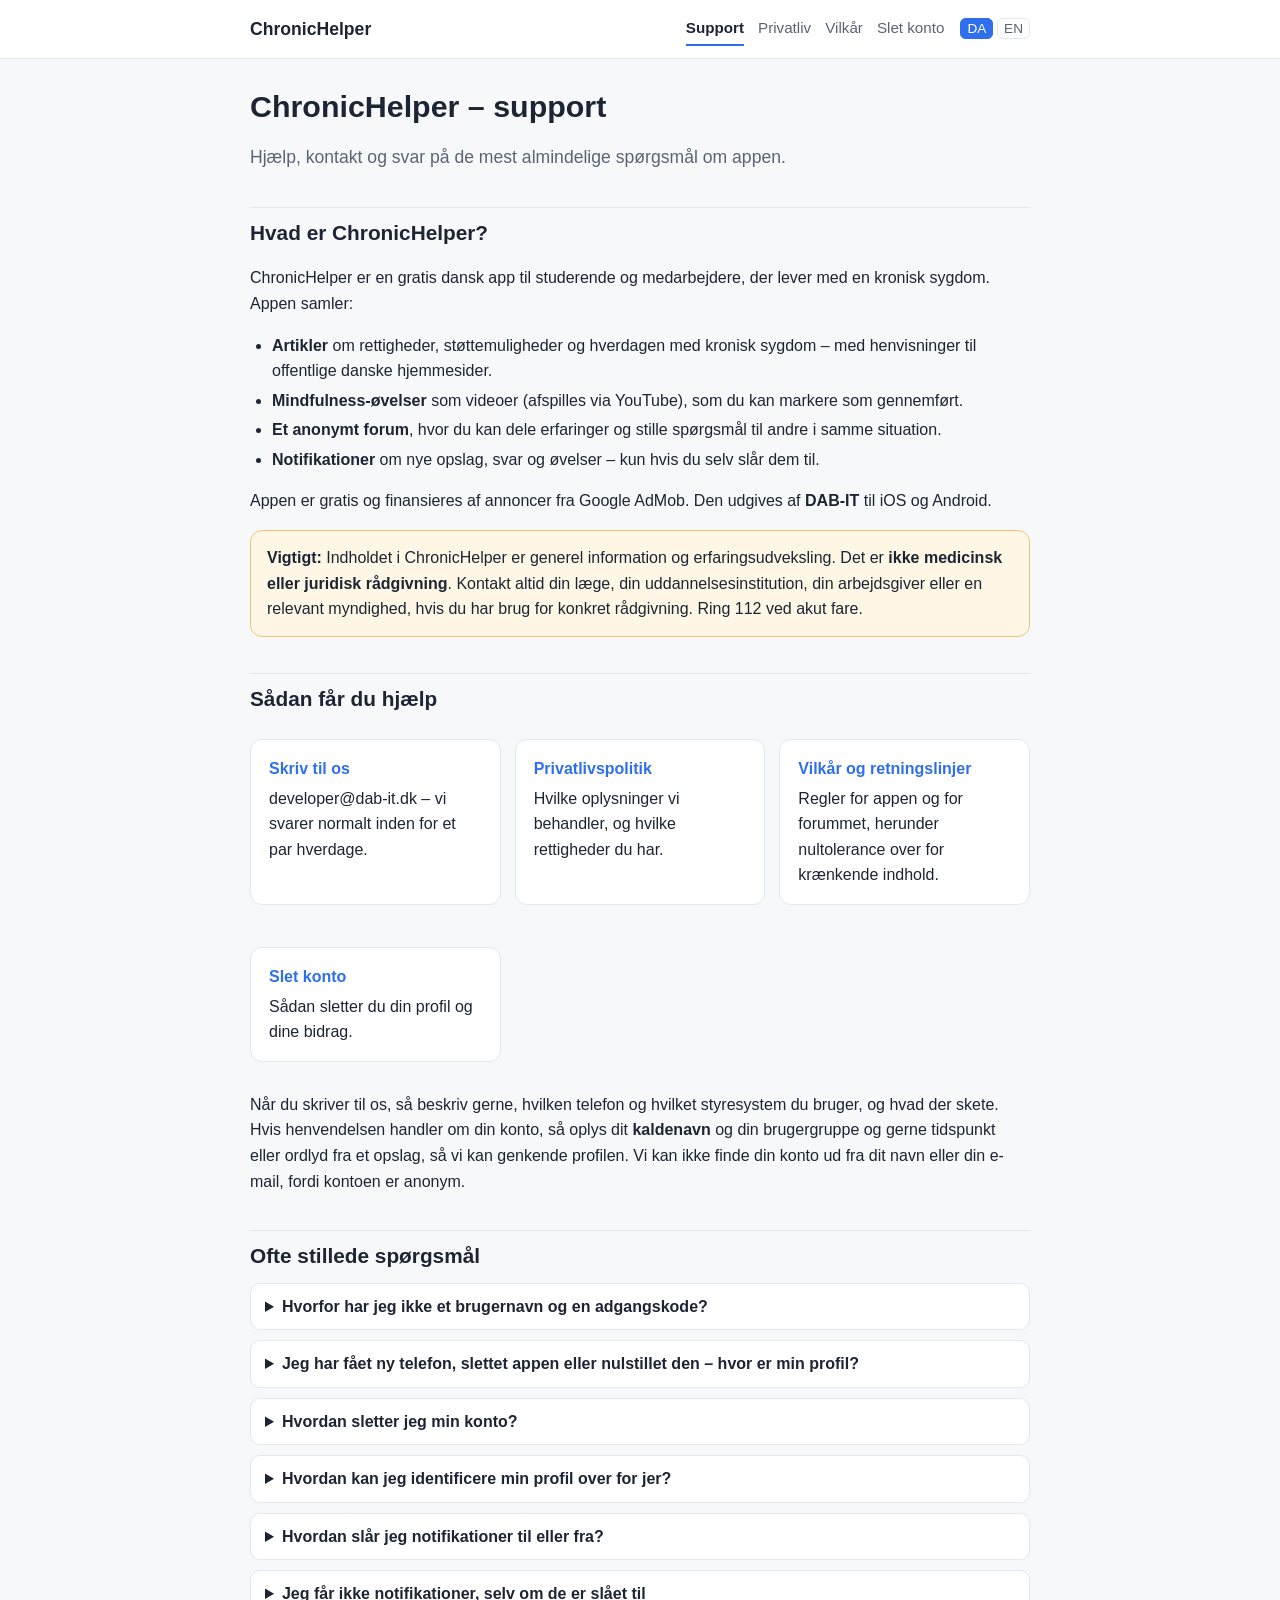
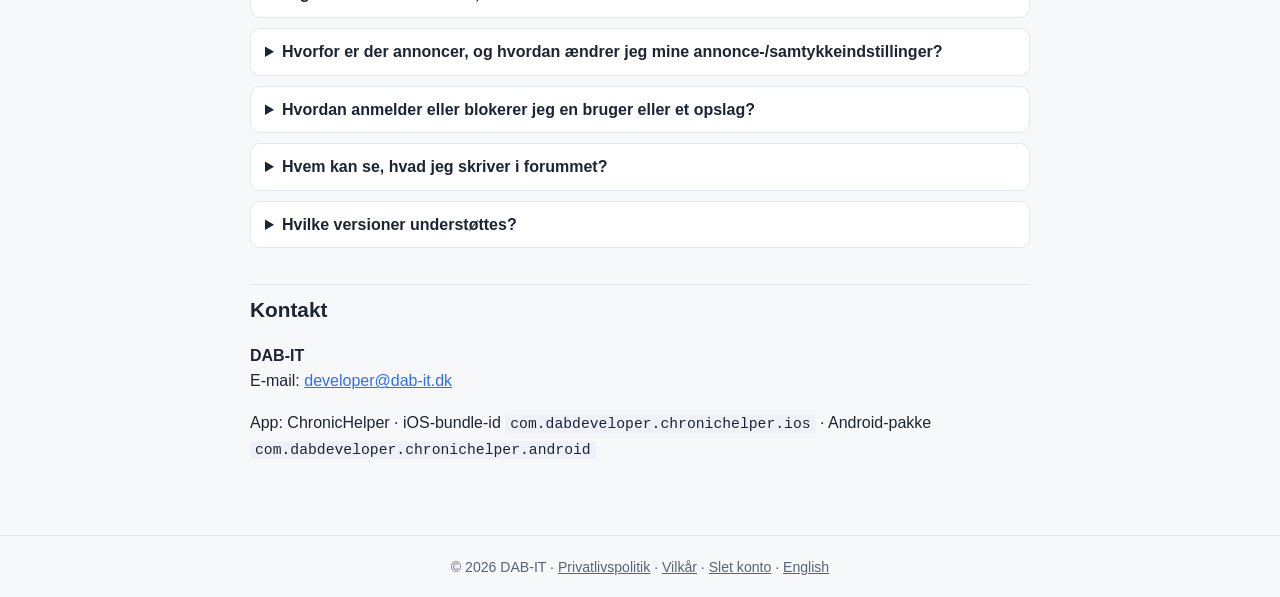
<file: index.html>
<!DOCTYPE html>
<html lang="da">
<head>
<meta charset="utf-8">
<meta name="viewport" content="width=device-width, initial-scale=1">
<title>Support – ChronicHelper</title>
<meta name="description" content="Support, kontakt og ofte stillede spørgsmål til ChronicHelper – appen for kronisk syge studerende og medarbejdere.">
<link rel="stylesheet" href="style.css">
<link rel="alternate" hreflang="en" href="https://dsb92.github.io/chronichelper-legal/en/">
<link rel="alternate" hreflang="da" href="https://dsb92.github.io/chronichelper-legal/">
</head>
<body>
<header><div class="bar">
<a class="brand" href="./">ChronicHelper</a>
<nav aria-label="Sider">
<a href="./" aria-current="page">Support</a>
<a href="privacy.html">Privatliv</a>
<a href="terms.html">Vilkår</a>
<a href="delete-account.html">Slet konto</a>
</nav>
<div class="lang" aria-label="Sprog"><a href="./" aria-current="true" lang="da">DA</a> <a href="en/" lang="en" hreflang="en">EN</a></div>
</div></header>

<main>
<h1>ChronicHelper – support</h1>
<p class="lead">Hjælp, kontakt og svar på de mest almindelige spørgsmål om appen.</p>

<h2 id="om">Hvad er ChronicHelper?</h2>
<p>ChronicHelper er en gratis dansk app til studerende og medarbejdere, der lever med en kronisk sygdom. Appen samler:</p>
<ul>
<li><strong>Artikler</strong> om rettigheder, støttemuligheder og hverdagen med kronisk sygdom – med henvisninger til offentlige danske hjemmesider.</li>
<li><strong>Mindfulness-øvelser</strong> som videoer (afspilles via YouTube), som du kan markere som gennemført.</li>
<li><strong>Et anonymt forum</strong>, hvor du kan dele erfaringer og stille spørgsmål til andre i samme situation.</li>
<li><strong>Notifikationer</strong> om nye opslag, svar og øvelser – kun hvis du selv slår dem til.</li>
</ul>
<p>Appen er gratis og finansieres af annoncer fra Google AdMob. Den udgives af <strong>DAB-IT</strong> til iOS og Android.</p>
<div class="notice"><strong>Vigtigt:</strong> Indholdet i ChronicHelper er generel information og erfaringsudveksling. Det er <strong>ikke medicinsk eller juridisk rådgivning</strong>. Kontakt altid din læge, din uddannelsesinstitution, din arbejdsgiver eller en relevant myndighed, hvis du har brug for konkret rådgivning. Ring 112 ved akut fare.</div>

<h2 id="hjaelp">Sådan får du hjælp</h2>
<div class="grid">
<a class="card" href="mailto:developer@dab-it.dk?subject=ChronicHelper%20support"><strong>Skriv til os</strong>developer@dab-it.dk – vi svarer normalt inden for et par hverdage.</a>
<a class="card" href="privacy.html"><strong>Privatlivspolitik</strong>Hvilke oplysninger vi behandler, og hvilke rettigheder du har.</a>
<a class="card" href="terms.html"><strong>Vilkår og retningslinjer</strong>Regler for appen og for forummet, herunder nultolerance over for krænkende indhold.</a>
<a class="card" href="delete-account.html"><strong>Slet konto</strong>Sådan sletter du din profil og dine bidrag.</a>
</div>
<p>Når du skriver til os, så beskriv gerne, hvilken telefon og hvilket styresystem du bruger, og hvad der skete. Hvis henvendelsen handler om din konto, så oplys dit <strong>kaldenavn</strong> og din brugergruppe og gerne tidspunkt eller ordlyd fra et opslag, så vi kan genkende profilen. Vi kan ikke finde din konto ud fra dit navn eller din e-mail, fordi kontoen er anonym.</p>

<h2 id="faq">Ofte stillede spørgsmål</h2>

<details>
<summary>Hvorfor har jeg ikke et brugernavn og en adgangskode?</summary>
<p>ChronicHelper bruger anonyme konti. Når du gennemfører introduktionen, oprettes der automatisk en anonym konto, som er bundet til din telefon. Du vælger kun et kaldenavn, en avatar, en brugergruppe og evt. en uddannelse. Vi beder aldrig om e-mail, telefonnummer, CPR-nummer eller rigtigt navn.</p>
</details>

<details>
<summary>Jeg har fået ny telefon, slettet appen eller nulstillet den – hvor er min profil?</summary>
<p>Fordi kontoen er anonym og bundet til appens lokale session på din enhed, kan den <strong>ikke genskabes</strong>, hvis sessionen går tabt. Det sker, hvis du sletter appen, skifter telefon, nulstiller telefonen eller rydder appens data. Du kan oprette en ny profil på få sekunder, men dine gamle opslag, kommentarer og markerede øvelser kan ikke overføres. Den gamle profil bliver i systemet, indtil den slettes – skriv til os (se spørgsmålet om sletning), så vurderer vi, om vi kan slette den.</p>
</details>

<details>
<summary>Hvordan sletter jeg min konto?</summary>
<p>Åbn appen og gå til <strong>Mere → Profil → Slet profil</strong>. Bekræft, og profilen deaktiveres med det samme; dine opslag, kommentarer, likes, blokeringer, øvelsesmarkeringer og notifikationsregistreringer fjernes, og selve kontoen slettes af en automatisk proces i løbet af få minutter. Har du ikke adgang til appen, kan du skrive til <a href="mailto:developer@dab-it.dk">developer@dab-it.dk</a> og oplyse kaldenavn og oplysninger, der gør det muligt for os at genkende profilen. Læs mere på siden <a href="delete-account.html">Slet konto</a>.</p>
</details>

<details>
<summary>Hvordan kan jeg identificere min profil over for jer?</summary>
<p>Appen viser ikke et bruger-id. Skriv dit kaldenavn, din brugergruppe, omtrent hvornår du oprettede profilen og ordlyd og tidspunkt fra et opslag, som kun ejeren kender. Hvis du har slået notifikationer til og noteret dit installations-id (en tilfældig kode, appen tildeler din installation), kan du også oplyse det. Vi sletter eller udleverer kun, hvis profilen kan identificeres med rimelig sikkerhed. Del aldrig koderne offentligt.</p>
</details>

<details>
<summary>Hvordan slår jeg notifikationer til eller fra?</summary>
<p>I appen: <strong>Mere → Notifikationer</strong>. Du kan også slå notifikationer fra for hele appen i telefonens indstillinger (iOS: Indstillinger → Notifikationer → ChronicHelper; Android: Indstillinger → Apps → ChronicHelper → Notifikationer). Når notifikationer er slået fra, sender vi ikke beskeder til din enhed, og vi gemmer ikke længere din push-token.</p>
</details>

<details>
<summary>Jeg får ikke notifikationer, selv om de er slået til</summary>
<p>Tjek, at ChronicHelper har tilladelse til notifikationer i telefonens indstillinger, at "Forstyr ikke"/fokus-tilstand ikke er aktiv, og at telefonen har internetforbindelse. På Android kan batterioptimering udsætte beskeder. Slå notifikationer fra og til igen i appen for at registrere enheden på ny. Hjælper det ikke, så skriv til os.</p>
</details>

<details>
<summary>Hvorfor er der annoncer, og hvordan ændrer jeg mine annonce-/samtykkeindstillinger?</summary>
<p>Appen er gratis og finansieres af annoncer via Google AdMob. Første gang du bruger appen (og når reglerne kræver det), bliver du spurgt om samtykke til personaliserede annoncer gennem Googles samtykkedialog (UMP). Siger du nej, får du <strong>ikke-personaliserede</strong> annoncer. På iOS bliver du desuden spurgt via Apples "Spor-tilladelse" (App Tracking Transparency).</p>
<p>Du kan ændre dit valg når som helst i appen under <strong>Mere → Privatlivsindstillinger</strong> (vises, når dit land kræver det). På iOS kan du også gå til Indstillinger → Anonymitet og sikkerhed → Sporing; på Android til Indstillinger → Google → Annoncer (eller Privatliv → Annoncer), hvor du kan slette eller nulstille dit annonce-id. Læs mere i <a href="privacy.html#annoncer">privatlivspolitikken</a>.</p>
</details>

<details>
<summary>Hvordan anmelder eller blokerer jeg en bruger eller et opslag?</summary>
<p>Åbn opslaget eller kommentaren og vælg <strong>Anmeld</strong> i menuen. Vælg en årsag og bekræft. Opslag og kommentarer, der anmeldes af tre forskellige brugere, kan skjules automatisk (kanaler og profiler gennemgås altid af en moderator), og vi gennemgår anmeldelser inden for 24 timer på hverdage. Du kan også <strong>blokere</strong> en bruger, så du ikke længere ser vedkommendes indhold og ikke modtager notifikationer fra vedkommende. Se <a href="terms.html#forum">retningslinjerne for forummet</a>.</p>
</details>

<details>
<summary>Hvem kan se, hvad jeg skriver i forummet?</summary>
<p>Alle brugere af appen kan se opslag og kommentarer i forummet. Du optræder kun med dit kaldenavn og din avatar. Skriv aldrig oplysninger, der kan identificere dig eller andre (navn, adresse, CPR-nummer, arbejdsplads, skole osv.), og tænk over, at helbredsoplysninger du selv skriver, bliver synlige for andre.</p>
</details>

<details>
<summary>Hvilke versioner understøttes?</summary>
<p>ChronicHelper understøtter iPhone og Android-telefoner med de systemversioner, der fremgår af App Store og Google Play. Ældre versioner af appen kan blive bedt om at opdatere, før de kan bruges.</p>
</details>

<h2 id="kontakt">Kontakt</h2>
<p><strong>DAB-IT</strong><br>E-mail: <a href="mailto:developer@dab-it.dk">developer@dab-it.dk</a></p>
<p>App: ChronicHelper · iOS-bundle-id <code>com.dabdeveloper.chronichelper.ios</code> · Android-pakke <code>com.dabdeveloper.chronichelper.android</code></p>
</main>

<footer>© 2026 DAB-IT · <a href="privacy.html">Privatlivspolitik</a> · <a href="terms.html">Vilkår</a> · <a href="delete-account.html">Slet konto</a> · <a href="en/">English</a></footer>
</body>
</html>
</file>
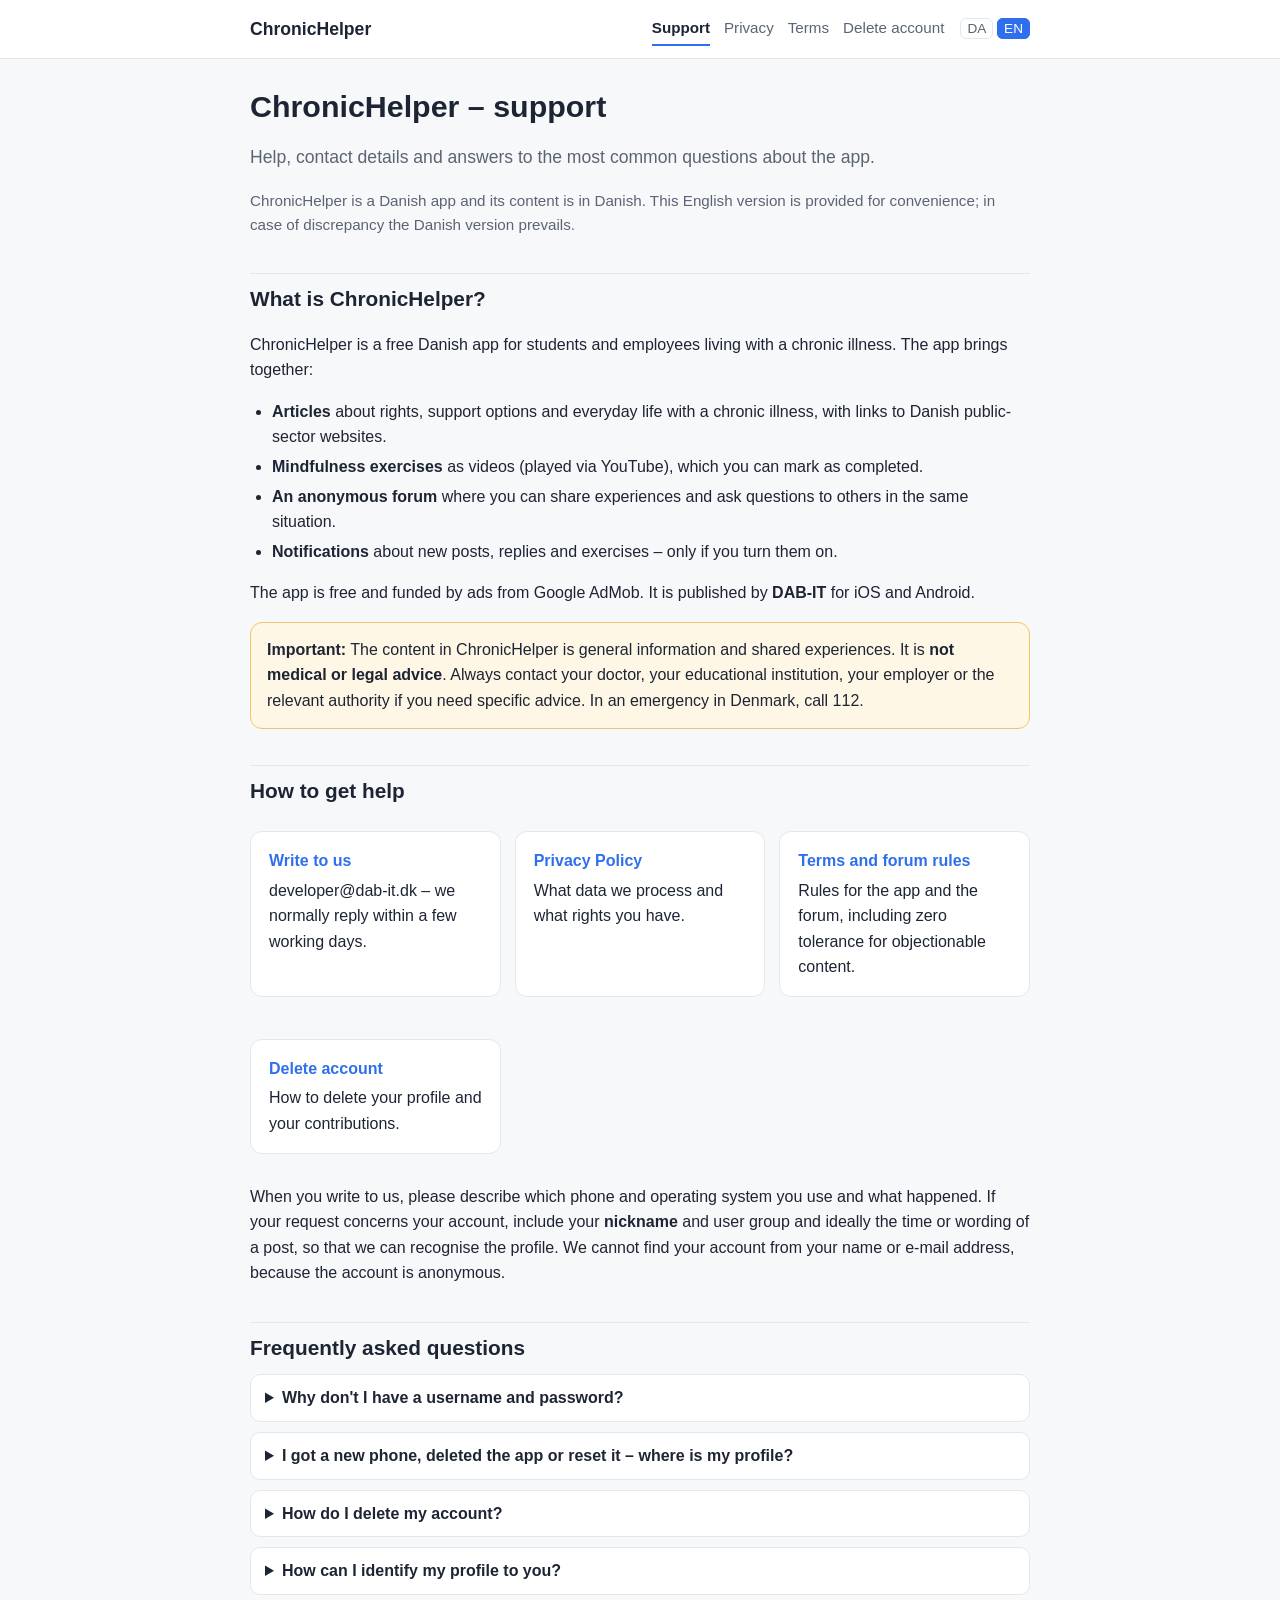
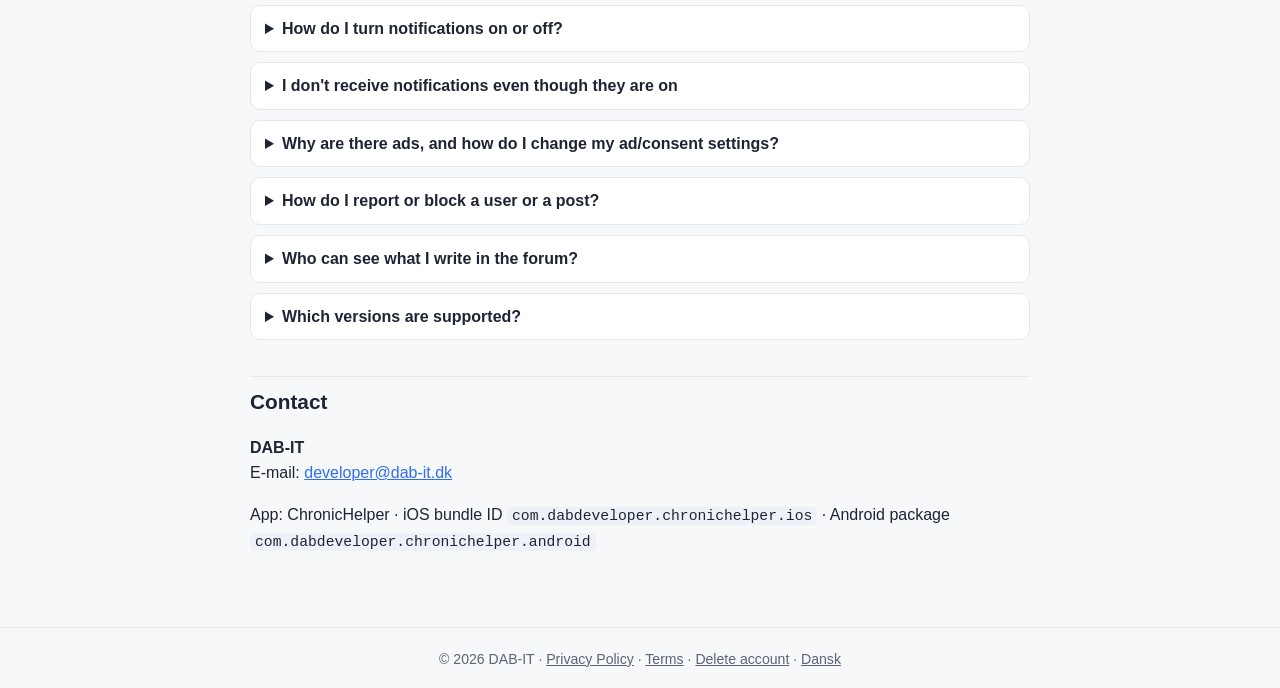
<file: en/index.html>
<!DOCTYPE html>
<html lang="en">
<head>
<meta charset="utf-8">
<meta name="viewport" content="width=device-width, initial-scale=1">
<title>Support – ChronicHelper</title>
<meta name="description" content="Support, contact and frequently asked questions for ChronicHelper – the Danish app for students and employees living with a chronic illness.">
<link rel="stylesheet" href="../style.css">
<link rel="alternate" hreflang="da" href="https://dsb92.github.io/chronichelper-legal/">
<link rel="alternate" hreflang="en" href="https://dsb92.github.io/chronichelper-legal/en/">
</head>
<body>
<header><div class="bar">
<a class="brand" href="./">ChronicHelper</a>
<nav aria-label="Pages">
<a href="./" aria-current="page">Support</a>
<a href="privacy.html">Privacy</a>
<a href="terms.html">Terms</a>
<a href="delete-account.html">Delete account</a>
</nav>
<div class="lang" aria-label="Language"><a href="../" lang="da" hreflang="da">DA</a> <a href="./" aria-current="true" lang="en">EN</a></div>
</div></header>

<main>
<h1>ChronicHelper – support</h1>
<p class="lead">Help, contact details and answers to the most common questions about the app.</p>
<p class="meta">ChronicHelper is a Danish app and its content is in Danish. This English version is provided for convenience; in case of discrepancy the Danish version prevails.</p>

<h2 id="about">What is ChronicHelper?</h2>
<p>ChronicHelper is a free Danish app for students and employees living with a chronic illness. The app brings together:</p>
<ul>
<li><strong>Articles</strong> about rights, support options and everyday life with a chronic illness, with links to Danish public-sector websites.</li>
<li><strong>Mindfulness exercises</strong> as videos (played via YouTube), which you can mark as completed.</li>
<li><strong>An anonymous forum</strong> where you can share experiences and ask questions to others in the same situation.</li>
<li><strong>Notifications</strong> about new posts, replies and exercises – only if you turn them on.</li>
</ul>
<p>The app is free and funded by ads from Google AdMob. It is published by <strong>DAB-IT</strong> for iOS and Android.</p>
<div class="notice"><strong>Important:</strong> The content in ChronicHelper is general information and shared experiences. It is <strong>not medical or legal advice</strong>. Always contact your doctor, your educational institution, your employer or the relevant authority if you need specific advice. In an emergency in Denmark, call 112.</div>

<h2 id="help">How to get help</h2>
<div class="grid">
<a class="card" href="mailto:developer@dab-it.dk?subject=ChronicHelper%20support"><strong>Write to us</strong>developer@dab-it.dk – we normally reply within a few working days.</a>
<a class="card" href="privacy.html"><strong>Privacy Policy</strong>What data we process and what rights you have.</a>
<a class="card" href="terms.html"><strong>Terms and forum rules</strong>Rules for the app and the forum, including zero tolerance for objectionable content.</a>
<a class="card" href="delete-account.html"><strong>Delete account</strong>How to delete your profile and your contributions.</a>
</div>
<p>When you write to us, please describe which phone and operating system you use and what happened. If your request concerns your account, include your <strong>nickname</strong> and user group and ideally the time or wording of a post, so that we can recognise the profile. We cannot find your account from your name or e-mail address, because the account is anonymous.</p>

<h2 id="faq">Frequently asked questions</h2>

<details>
<summary>Why don't I have a username and password?</summary>
<p>ChronicHelper uses anonymous accounts. When you complete the onboarding, an anonymous account bound to your phone is created automatically. You only choose a nickname, an avatar, a user group and optionally an education. We never ask for e-mail, phone number, national ID number or real name.</p>
</details>

<details>
<summary>I got a new phone, deleted the app or reset it – where is my profile?</summary>
<p>Because the account is anonymous and bound to the app's local session on your device, it <strong>cannot be recovered</strong> if the session is lost. This happens if you delete the app, change phone, reset the phone or clear the app's data. You can create a new profile in seconds, but your old posts, comments and completed exercises cannot be transferred. The old profile remains in the system until it is deleted – write to us (see the question about deletion) and we will assess whether we can delete it.</p>
</details>

<details>
<summary>How do I delete my account?</summary>
<p>Open the app and go to <strong>Mere (More) → Profil → Slet profil</strong>. Confirm, and the profile is disabled immediately; your posts, comments, likes, blocks, exercise completions and notification registrations are removed, and the account itself is deleted by an automatic process within minutes. If you no longer have access to the app, e-mail <a href="mailto:developer@dab-it.dk">developer@dab-it.dk</a> with your nickname and details that let us recognise the profile. Read more on the <a href="delete-account.html">Delete account</a> page.</p>
</details>

<details>
<summary>How can I identify my profile to you?</summary>
<p>The app does not show a user ID. Write your nickname, your user group, roughly when you created the profile and the wording and time of a post that only the owner would know. If you turned notifications on and noted your installation ID (a random code the app assigns to your installation) you can include that too. We only delete or disclose if the profile can be identified with reasonable certainty. Never share such codes publicly.</p>
</details>

<details>
<summary>How do I turn notifications on or off?</summary>
<p>In the app: <strong>Mere → Notifikationer</strong>. You can also turn off notifications for the whole app in your phone's settings (iOS: Settings → Notifications → ChronicHelper; Android: Settings → Apps → ChronicHelper → Notifications). When notifications are off, we do not send messages to your device and we no longer store your push token.</p>
</details>

<details>
<summary>I don't receive notifications even though they are on</summary>
<p>Check that ChronicHelper is allowed to send notifications in your phone's settings, that Do Not Disturb/Focus mode is not active, and that the phone has an internet connection. On Android, battery optimisation may delay messages. Turn notifications off and on again in the app to re-register the device. If that does not help, write to us.</p>
</details>

<details>
<summary>Why are there ads, and how do I change my ad/consent settings?</summary>
<p>The app is free and funded by ads via Google AdMob. The first time you use the app (and whenever the rules require it), you are asked for consent to personalised ads through Google's consent dialog (UMP). If you decline, you get <strong>non-personalised</strong> ads. On iOS you are additionally asked via Apple's App Tracking Transparency prompt.</p>
<p>You can change your choice at any time in the app under <strong>Mere → Privatlivsindstillinger</strong> (shown when required in your region). On iOS you can also go to Settings → Privacy &amp; Security → Tracking; on Android to Settings → Google → Ads (or Privacy → Ads), where you can delete or reset your advertising ID. Read more in the <a href="privacy.html#ads">privacy policy</a>.</p>
</details>

<details>
<summary>How do I report or block a user or a post?</summary>
<p>Open the post or comment and choose <strong>Anmeld (Report)</strong> in the menu. Choose a reason and confirm. Posts and comments reported by three different users can be hidden automatically (channels and profiles are always reviewed by a moderator), and we review reports within 24 hours on weekdays. You can also <strong>block</strong> a user so you no longer see their content and do not receive notifications from them. See the <a href="terms.html#forum">forum rules</a>.</p>
</details>

<details>
<summary>Who can see what I write in the forum?</summary>
<p>All users of the app can see posts and comments in the forum. You appear only with your nickname and avatar. Never write information that could identify you or others (name, address, national ID number, workplace, school, etc.), and keep in mind that health information you write yourself becomes visible to others.</p>
</details>

<details>
<summary>Which versions are supported?</summary>
<p>ChronicHelper supports iPhone and Android phones with the system versions listed on the App Store and Google Play. Older versions of the app may be asked to update before they can be used.</p>
</details>

<h2 id="contact">Contact</h2>
<p><strong>DAB-IT</strong><br>E-mail: <a href="mailto:developer@dab-it.dk">developer@dab-it.dk</a></p>
<p>App: ChronicHelper · iOS bundle ID <code>com.dabdeveloper.chronichelper.ios</code> · Android package <code>com.dabdeveloper.chronichelper.android</code></p>
</main>

<footer>© 2026 DAB-IT · <a href="privacy.html">Privacy Policy</a> · <a href="terms.html">Terms</a> · <a href="delete-account.html">Delete account</a> · <a href="../">Dansk</a></footer>
</body>
</html>
</file>
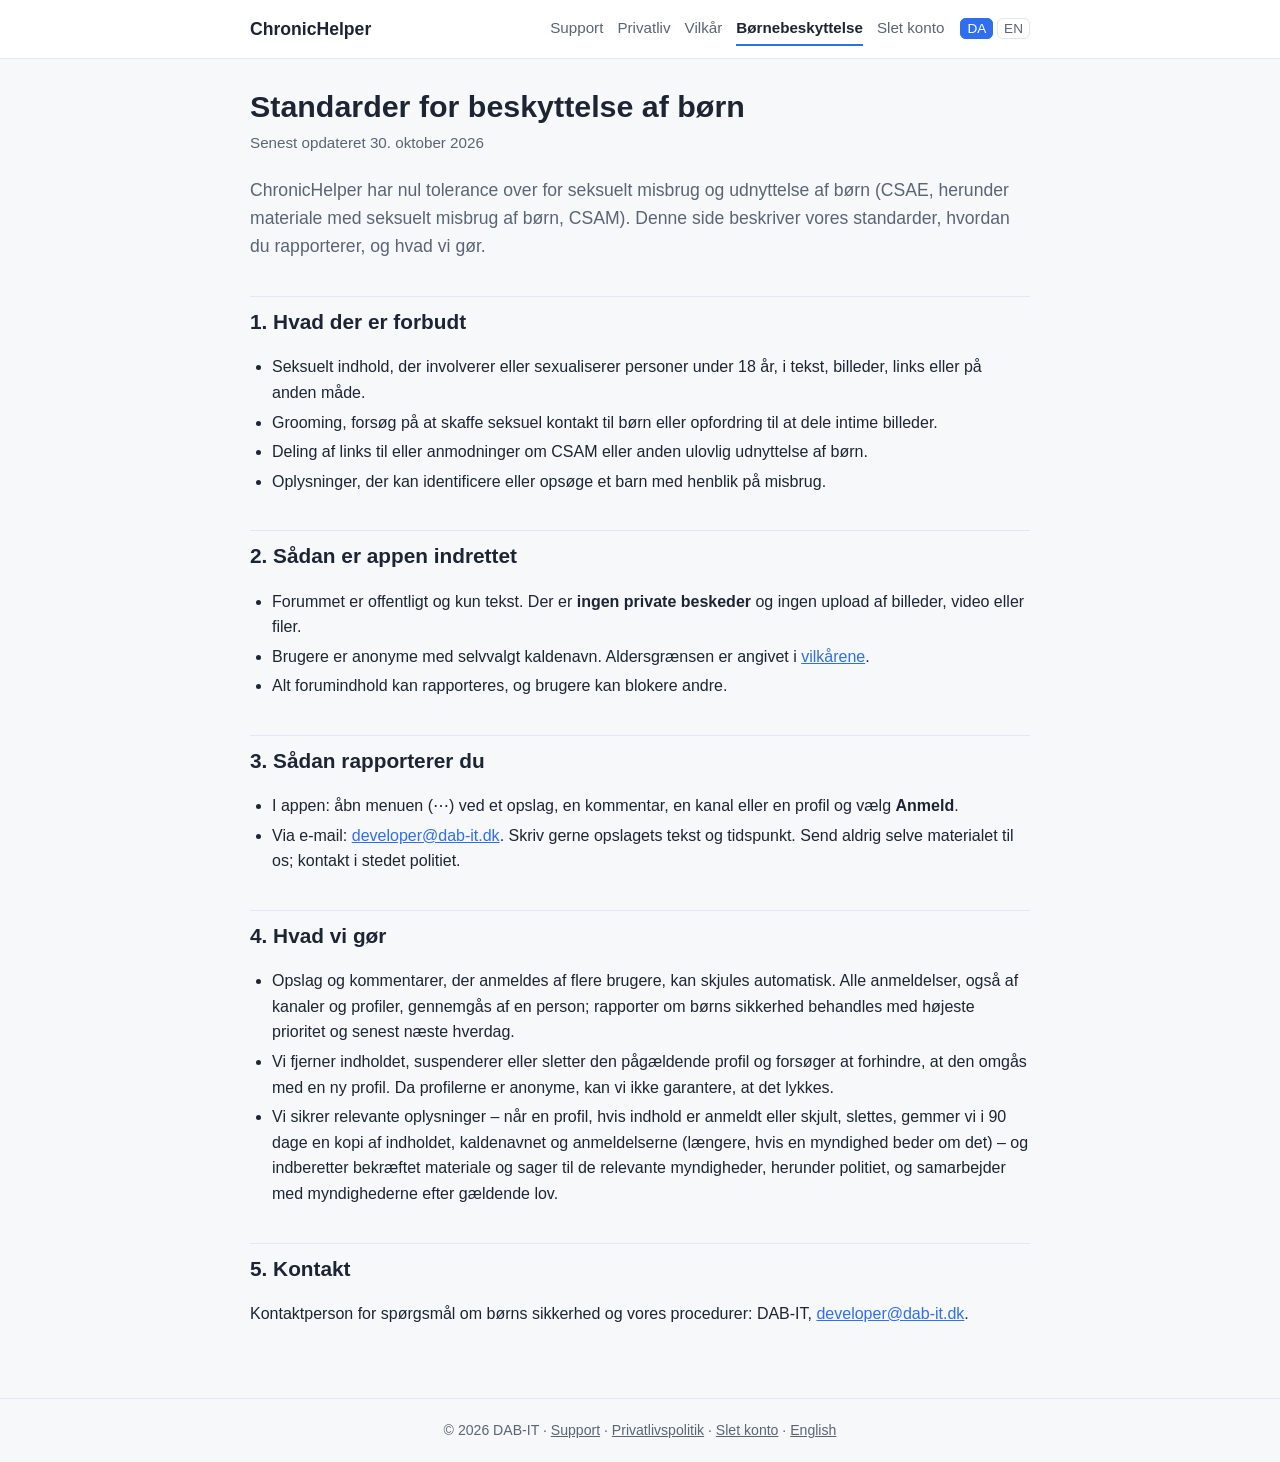
<file: child-safety.html>
<!DOCTYPE html>
<html lang="da">
<head>
<meta charset="utf-8">
<meta name="viewport" content="width=device-width, initial-scale=1">
<title>Standarder for beskyttelse af børn – ChronicHelper</title>
<meta name="description" content="ChronicHelpers standarder mod seksuelt misbrug og udnyttelse af børn (CSAE) og rapportering.">
<link rel="stylesheet" href="style.css">
<link rel="alternate" hreflang="en" href="https://dsb92.github.io/chronichelper-legal/en/child-safety.html">
<link rel="alternate" hreflang="da" href="https://dsb92.github.io/chronichelper-legal/child-safety.html">
</head>
<body>
<header><div class="bar">
<a class="brand" href="./">ChronicHelper</a>
<nav aria-label="Sider">
<a href="./">Support</a>
<a href="privacy.html">Privatliv</a>
<a href="terms.html">Vilkår</a>
<a href="child-safety.html" aria-current="page">Børnebeskyttelse</a>
<a href="delete-account.html">Slet konto</a>
</nav>
<div class="lang" aria-label="Sprog"><a href="child-safety.html" aria-current="true" lang="da">DA</a> <a href="en/child-safety.html" lang="en" hreflang="en">EN</a></div>
</div></header>

<main>
<h1>Standarder for beskyttelse af børn</h1>
<p class="meta">Senest opdateret 30. oktober 2026</p>
<p class="lead">ChronicHelper har nul tolerance over for seksuelt misbrug og udnyttelse af børn (CSAE, herunder materiale med seksuelt misbrug af børn, CSAM). Denne side beskriver vores standarder, hvordan du rapporterer, og hvad vi gør.</p>
<h2>1. Hvad der er forbudt</h2>
<ul>
<li>Seksuelt indhold, der involverer eller sexualiserer personer under 18 år, i tekst, billeder, links eller på anden måde.</li>
<li>Grooming, forsøg på at skaffe seksuel kontakt til børn eller opfordring til at dele intime billeder.</li>
<li>Deling af links til eller anmodninger om CSAM eller anden ulovlig udnyttelse af børn.</li>
<li>Oplysninger, der kan identificere eller opsøge et barn med henblik på misbrug.</li>
</ul>
<h2>2. Sådan er appen indrettet</h2>
<ul>
<li>Forummet er offentligt og kun tekst. Der er <strong>ingen private beskeder</strong> og ingen upload af billeder, video eller filer.</li>
<li>Brugere er anonyme med selvvalgt kaldenavn. Aldersgrænsen er angivet i <a href="terms.html">vilkårene</a>.</li>
<li>Alt forumindhold kan rapporteres, og brugere kan blokere andre.</li>
</ul>
<h2>3. Sådan rapporterer du</h2>
<ul>
<li>I appen: åbn menuen (⋯) ved et opslag, en kommentar, en kanal eller en profil og vælg <strong>Anmeld</strong>.</li>
<li>Via e-mail: <a href="mailto:developer@dab-it.dk">developer@dab-it.dk</a>. Skriv gerne opslagets tekst og tidspunkt. Send aldrig selve materialet til os; kontakt i stedet politiet.</li>
</ul>
<h2>4. Hvad vi gør</h2>
<ul>
<li>Opslag og kommentarer, der anmeldes af flere brugere, kan skjules automatisk. Alle anmeldelser, også af kanaler og profiler, gennemgås af en person; rapporter om børns sikkerhed behandles med højeste prioritet og senest næste hverdag.</li>
<li>Vi fjerner indholdet, suspenderer eller sletter den pågældende profil og forsøger at forhindre, at den omgås med en ny profil. Da profilerne er anonyme, kan vi ikke garantere, at det lykkes.</li>
<li>Vi sikrer relevante oplysninger – når en profil, hvis indhold er anmeldt eller skjult, slettes, gemmer vi i 90 dage en kopi af indholdet, kaldenavnet og anmeldelserne (længere, hvis en myndighed beder om det) – og indberetter bekræftet materiale og sager til de relevante myndigheder, herunder politiet, og samarbejder med myndighederne efter gældende lov.</li>
</ul>
<h2>5. Kontakt</h2>
<p>Kontaktperson for spørgsmål om børns sikkerhed og vores procedurer: DAB-IT, <a href="mailto:developer@dab-it.dk">developer@dab-it.dk</a>.</p>
</main>

<footer>© 2026 DAB-IT · <a href="./">Support</a> · <a href="privacy.html">Privatlivspolitik</a> · <a href="delete-account.html">Slet konto</a> · <a href="en/terms.html">English</a></footer>
</body>
</html>
</file>
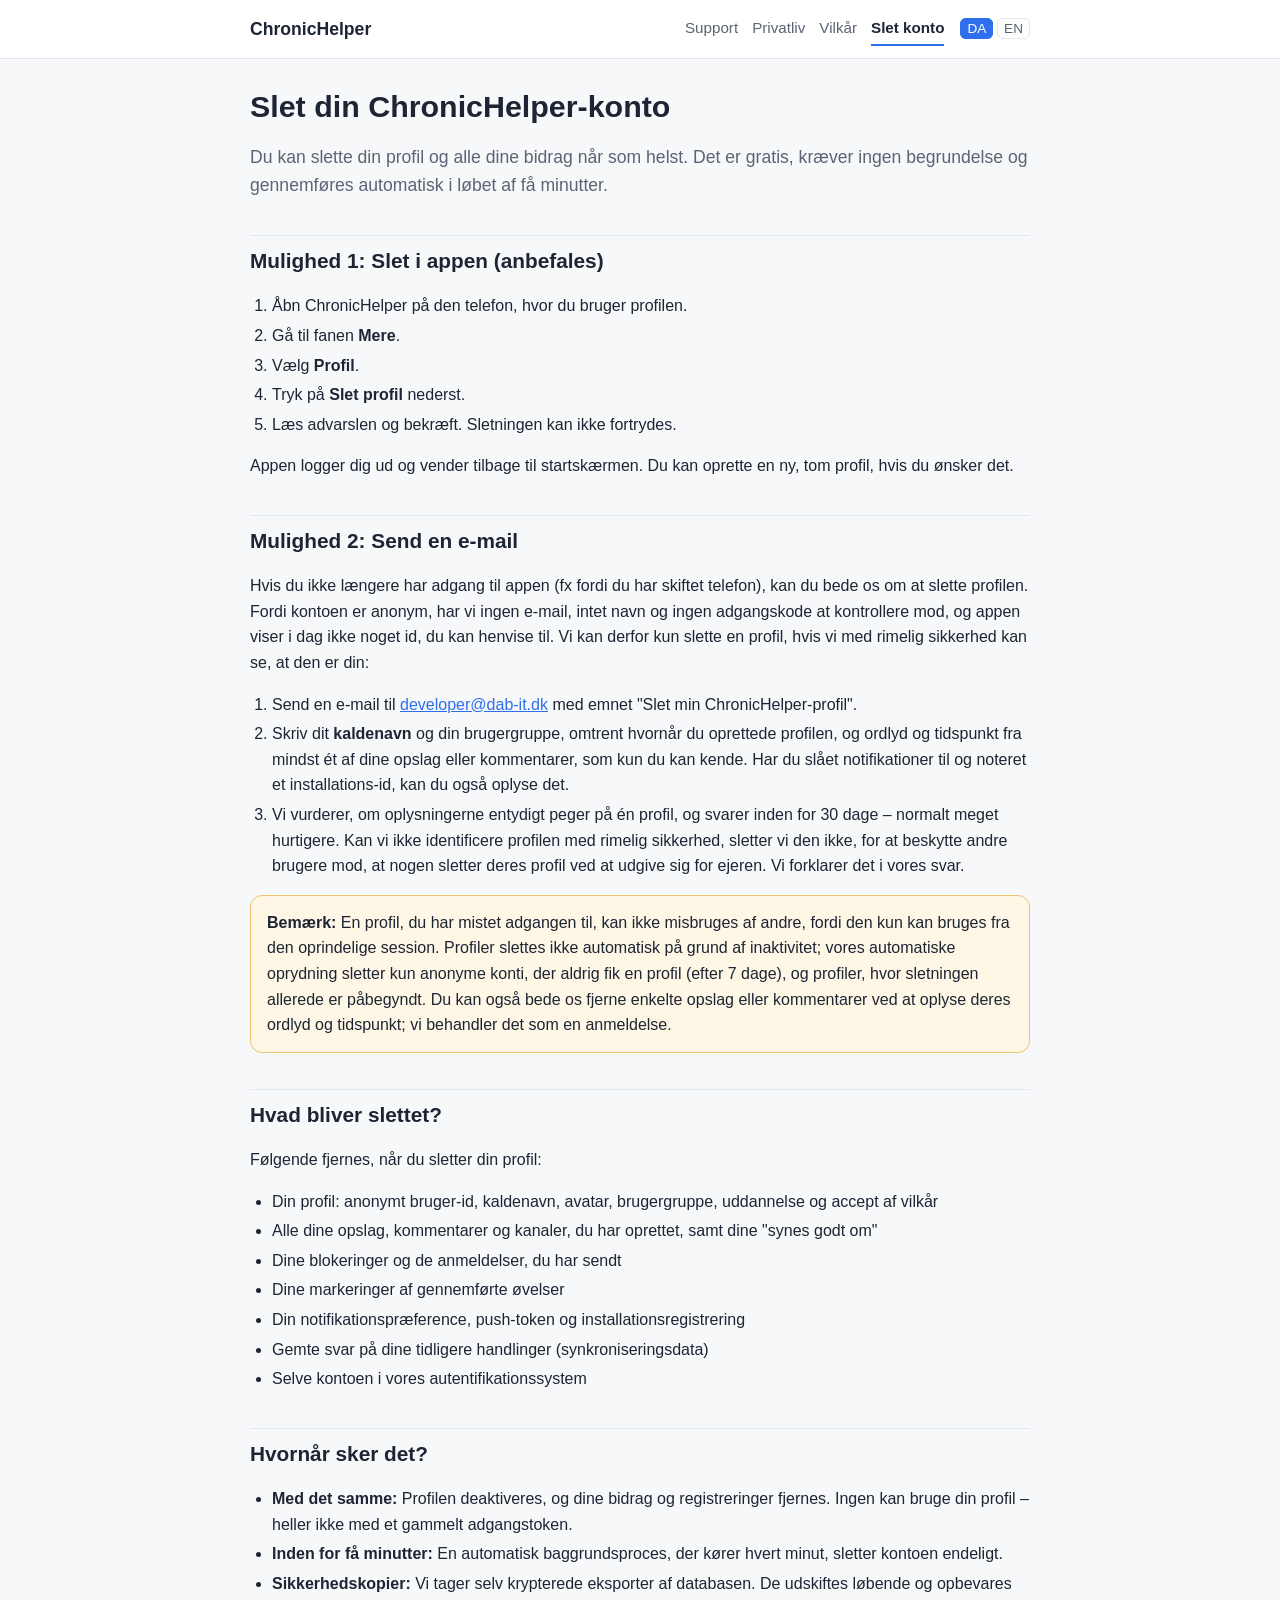
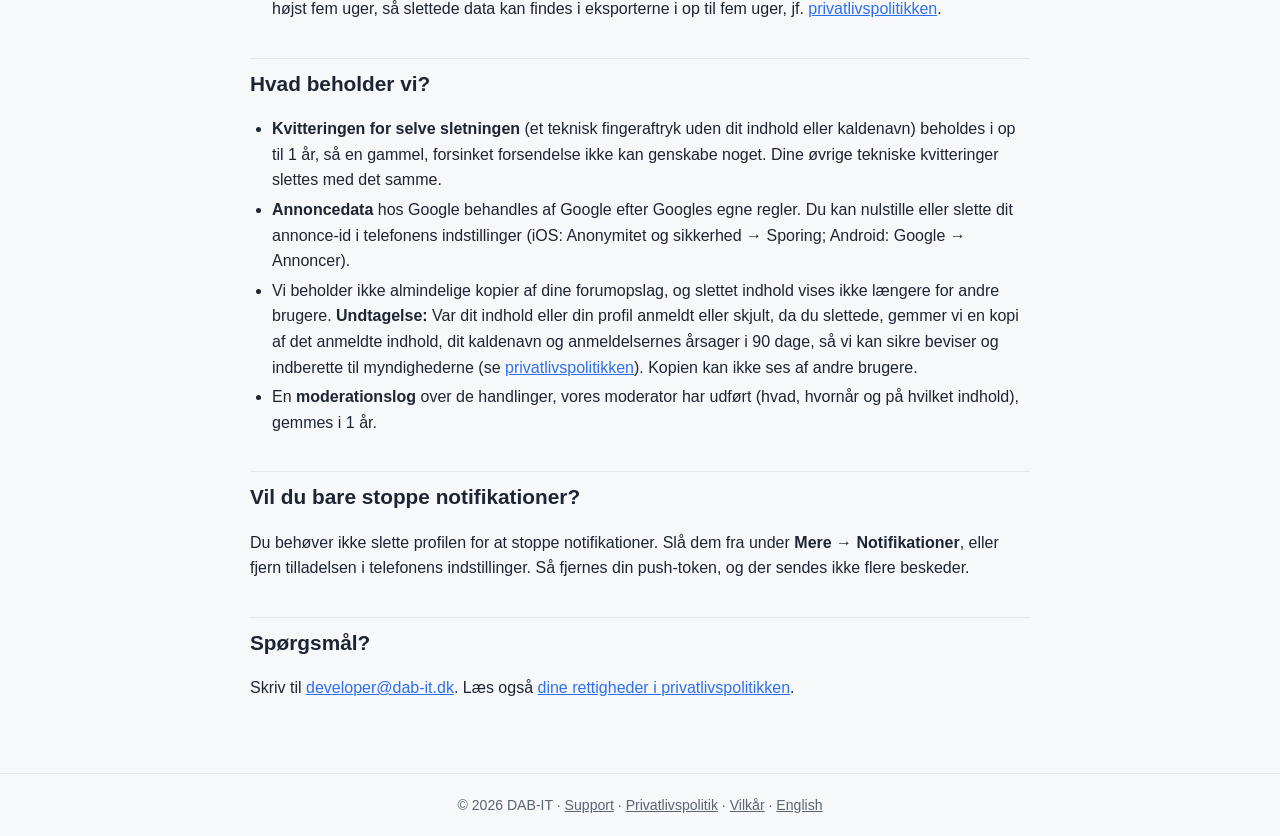
<file: delete-account.html>
<!DOCTYPE html>
<html lang="da">
<head>
<meta charset="utf-8">
<meta name="viewport" content="width=device-width, initial-scale=1">
<title>Slet konto – ChronicHelper</title>
<meta name="description" content="Sådan sletter du din ChronicHelper-profil og dine data – i appen eller via e-mail.">
<link rel="stylesheet" href="style.css">
<link rel="alternate" hreflang="en" href="https://dsb92.github.io/chronichelper-legal/en/delete-account.html">
<link rel="alternate" hreflang="da" href="https://dsb92.github.io/chronichelper-legal/delete-account.html">
</head>
<body>
<header><div class="bar">
<a class="brand" href="./">ChronicHelper</a>
<nav aria-label="Sider">
<a href="./">Support</a>
<a href="privacy.html">Privatliv</a>
<a href="terms.html">Vilkår</a>
<a href="delete-account.html" aria-current="page">Slet konto</a>
</nav>
<div class="lang" aria-label="Sprog"><a href="delete-account.html" aria-current="true" lang="da">DA</a> <a href="en/delete-account.html" lang="en" hreflang="en">EN</a></div>
</div></header>

<main>
<h1>Slet din ChronicHelper-konto</h1>
<p class="lead">Du kan slette din profil og alle dine bidrag når som helst. Det er gratis, kræver ingen begrundelse og gennemføres automatisk i løbet af få minutter.</p>

<h2 id="i-appen">Mulighed 1: Slet i appen (anbefales)</h2>
<ol>
<li>Åbn ChronicHelper på den telefon, hvor du bruger profilen.</li>
<li>Gå til fanen <strong>Mere</strong>.</li>
<li>Vælg <strong>Profil</strong>.</li>
<li>Tryk på <strong>Slet profil</strong> nederst.</li>
<li>Læs advarslen og bekræft. Sletningen kan ikke fortrydes.</li>
</ol>
<p>Appen logger dig ud og vender tilbage til startskærmen. Du kan oprette en ny, tom profil, hvis du ønsker det.</p>

<h2 id="email">Mulighed 2: Send en e-mail</h2>
<p>Hvis du ikke længere har adgang til appen (fx fordi du har skiftet telefon), kan du bede os om at slette profilen. Fordi kontoen er anonym, har vi ingen e-mail, intet navn og ingen adgangskode at kontrollere mod, og appen viser i dag ikke noget id, du kan henvise til. Vi kan derfor kun slette en profil, hvis vi med rimelig sikkerhed kan se, at den er din:</p>
<ol>
<li>Send en e-mail til <a href="mailto:developer@dab-it.dk?subject=Slet%20min%20ChronicHelper-profil">developer@dab-it.dk</a> med emnet "Slet min ChronicHelper-profil".</li>
<li>Skriv dit <strong>kaldenavn</strong> og din brugergruppe, omtrent hvornår du oprettede profilen, og ordlyd og tidspunkt fra mindst ét af dine opslag eller kommentarer, som kun du kan kende. Har du slået notifikationer til og noteret et installations-id, kan du også oplyse det.</li>
<li>Vi vurderer, om oplysningerne entydigt peger på én profil, og svarer inden for 30 dage – normalt meget hurtigere. Kan vi ikke identificere profilen med rimelig sikkerhed, sletter vi den ikke, for at beskytte andre brugere mod, at nogen sletter deres profil ved at udgive sig for ejeren. Vi forklarer det i vores svar.</li>
</ol>
<div class="notice"><strong>Bemærk:</strong> En profil, du har mistet adgangen til, kan ikke misbruges af andre, fordi den kun kan bruges fra den oprindelige session. Profiler slettes ikke automatisk på grund af inaktivitet; vores automatiske oprydning sletter kun anonyme konti, der aldrig fik en profil (efter 7 dage), og profiler, hvor sletningen allerede er påbegyndt. Du kan også bede os fjerne enkelte opslag eller kommentarer ved at oplyse deres ordlyd og tidspunkt; vi behandler det som en anmeldelse.</div>

<h2 id="hvad">Hvad bliver slettet?</h2>
<p>Følgende fjernes, når du sletter din profil:</p>
<ul>
<li>Din profil: anonymt bruger-id, kaldenavn, avatar, brugergruppe, uddannelse og accept af vilkår</li>
<li>Alle dine opslag, kommentarer og kanaler, du har oprettet, samt dine "synes godt om"</li>
<li>Dine blokeringer og de anmeldelser, du har sendt</li>
<li>Dine markeringer af gennemførte øvelser</li>
<li>Din notifikationspræference, push-token og installationsregistrering</li>
<li>Gemte svar på dine tidligere handlinger (synkroniseringsdata)</li>
<li>Selve kontoen i vores autentifikationssystem</li>
</ul>

<h2 id="tid">Hvornår sker det?</h2>
<ul>
<li><strong>Med det samme:</strong> Profilen deaktiveres, og dine bidrag og registreringer fjernes. Ingen kan bruge din profil – heller ikke med et gammelt adgangstoken.</li>
<li><strong>Inden for få minutter:</strong> En automatisk baggrundsproces, der kører hvert minut, sletter kontoen endeligt.</li>
<li><strong>Sikkerhedskopier:</strong> Vi tager selv krypterede eksporter af databasen. De udskiftes løbende og opbevares højst fem uger, så slettede data kan findes i eksporterne i op til fem uger, jf. <a href="privacy.html#opbevaring">privatlivspolitikken</a>.</li>
</ul>

<h2 id="beholdes">Hvad beholder vi?</h2>
<ul>
<li><strong>Kvitteringen for selve sletningen</strong> (et teknisk fingeraftryk uden dit indhold eller kaldenavn) beholdes i op til 1 år, så en gammel, forsinket forsendelse ikke kan genskabe noget. Dine øvrige tekniske kvitteringer slettes med det samme.</li>
<li><strong>Annoncedata</strong> hos Google behandles af Google efter Googles egne regler. Du kan nulstille eller slette dit annonce-id i telefonens indstillinger (iOS: Anonymitet og sikkerhed → Sporing; Android: Google → Annoncer).</li>
<li>Vi beholder ikke almindelige kopier af dine forumopslag, og slettet indhold vises ikke længere for andre brugere. <strong>Undtagelse:</strong> Var dit indhold eller din profil anmeldt eller skjult, da du slettede, gemmer vi en kopi af det anmeldte indhold, dit kaldenavn og anmeldelsernes årsager i 90 dage, så vi kan sikre beviser og indberette til myndighederne (se <a href="privacy.html#opbevaring">privatlivspolitikken</a>). Kopien kan ikke ses af andre brugere.</li>
<li>En <strong>moderationslog</strong> over de handlinger, vores moderator har udført (hvad, hvornår og på hvilket indhold), gemmes i 1 år.</li>
</ul>

<h2 id="notifikationer">Vil du bare stoppe notifikationer?</h2>
<p>Du behøver ikke slette profilen for at stoppe notifikationer. Slå dem fra under <strong>Mere → Notifikationer</strong>, eller fjern tilladelsen i telefonens indstillinger. Så fjernes din push-token, og der sendes ikke flere beskeder.</p>

<h2 id="kontakt">Spørgsmål?</h2>
<p>Skriv til <a href="mailto:developer@dab-it.dk">developer@dab-it.dk</a>. Læs også <a href="privacy.html#rettigheder">dine rettigheder i privatlivspolitikken</a>.</p>
</main>

<footer>© 2026 DAB-IT · <a href="./">Support</a> · <a href="privacy.html">Privatlivspolitik</a> · <a href="terms.html">Vilkår</a> · <a href="en/delete-account.html">English</a></footer>
</body>
</html>
</file>
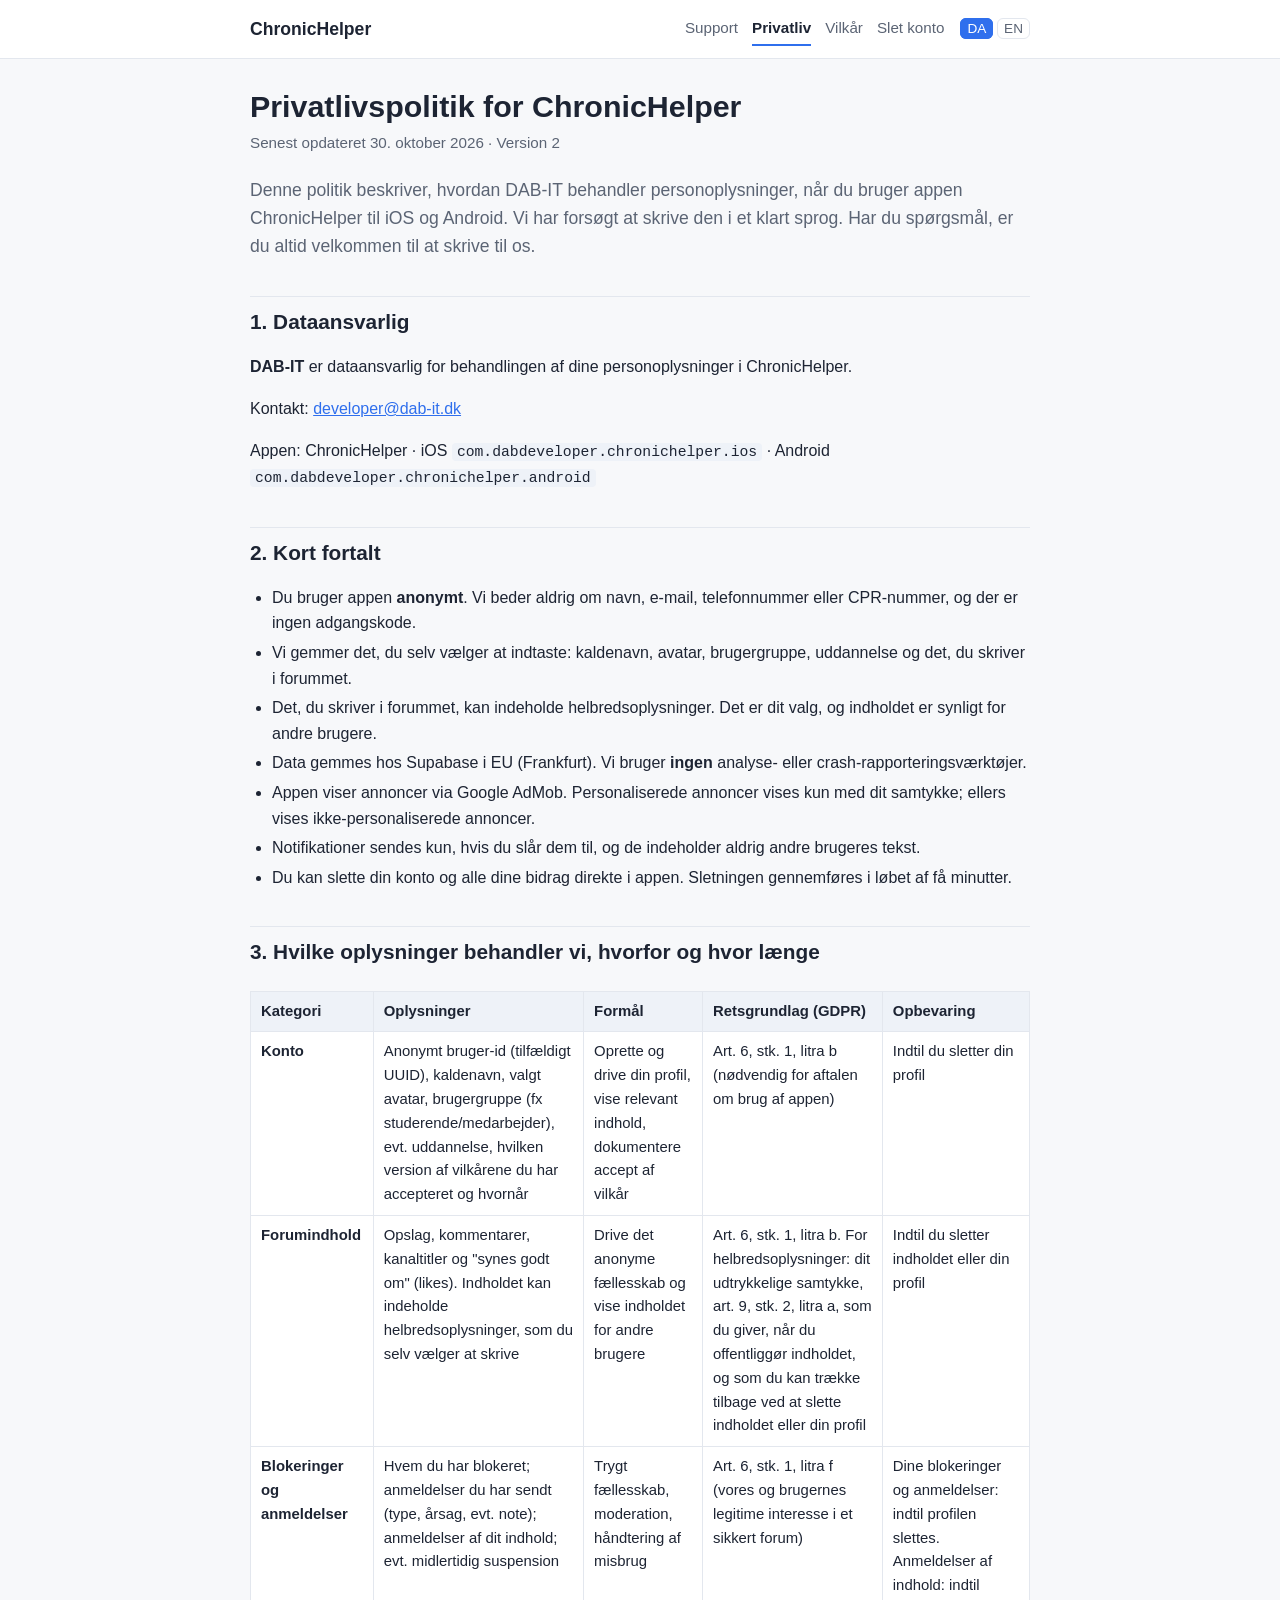
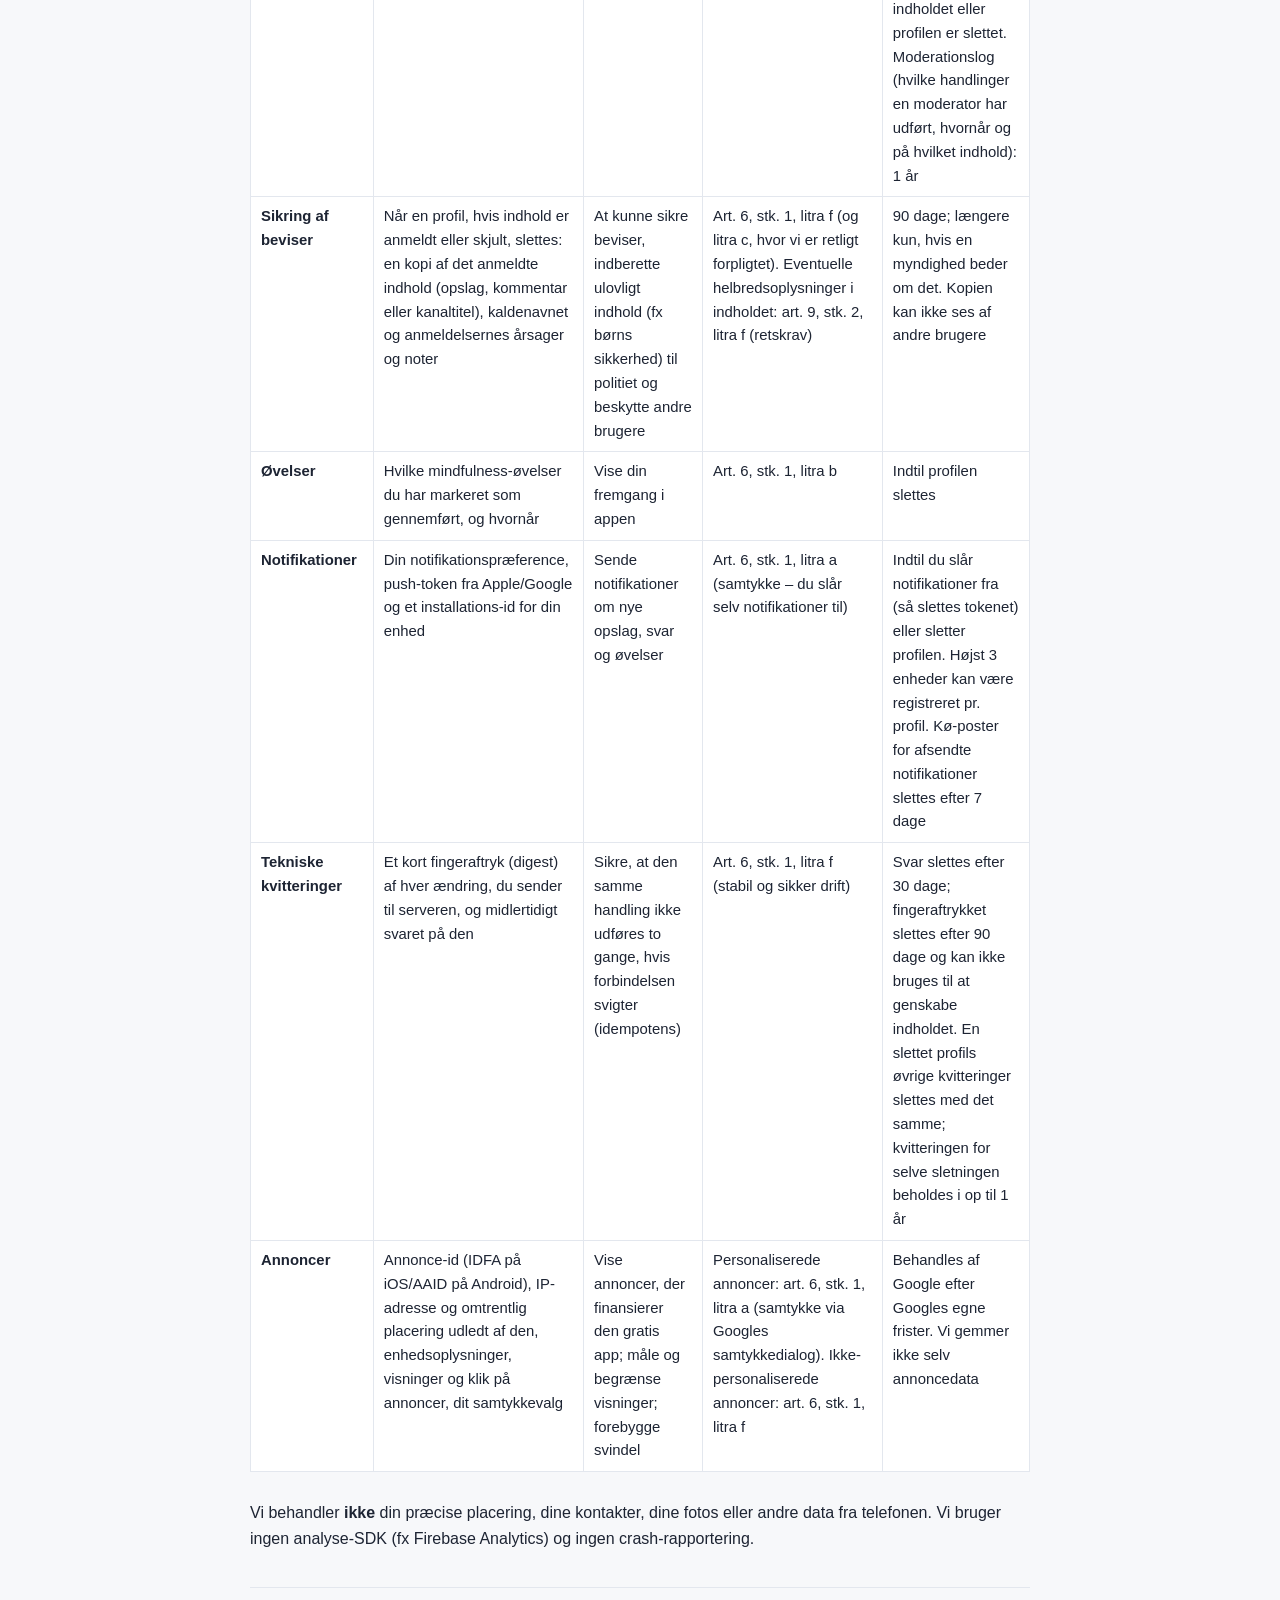
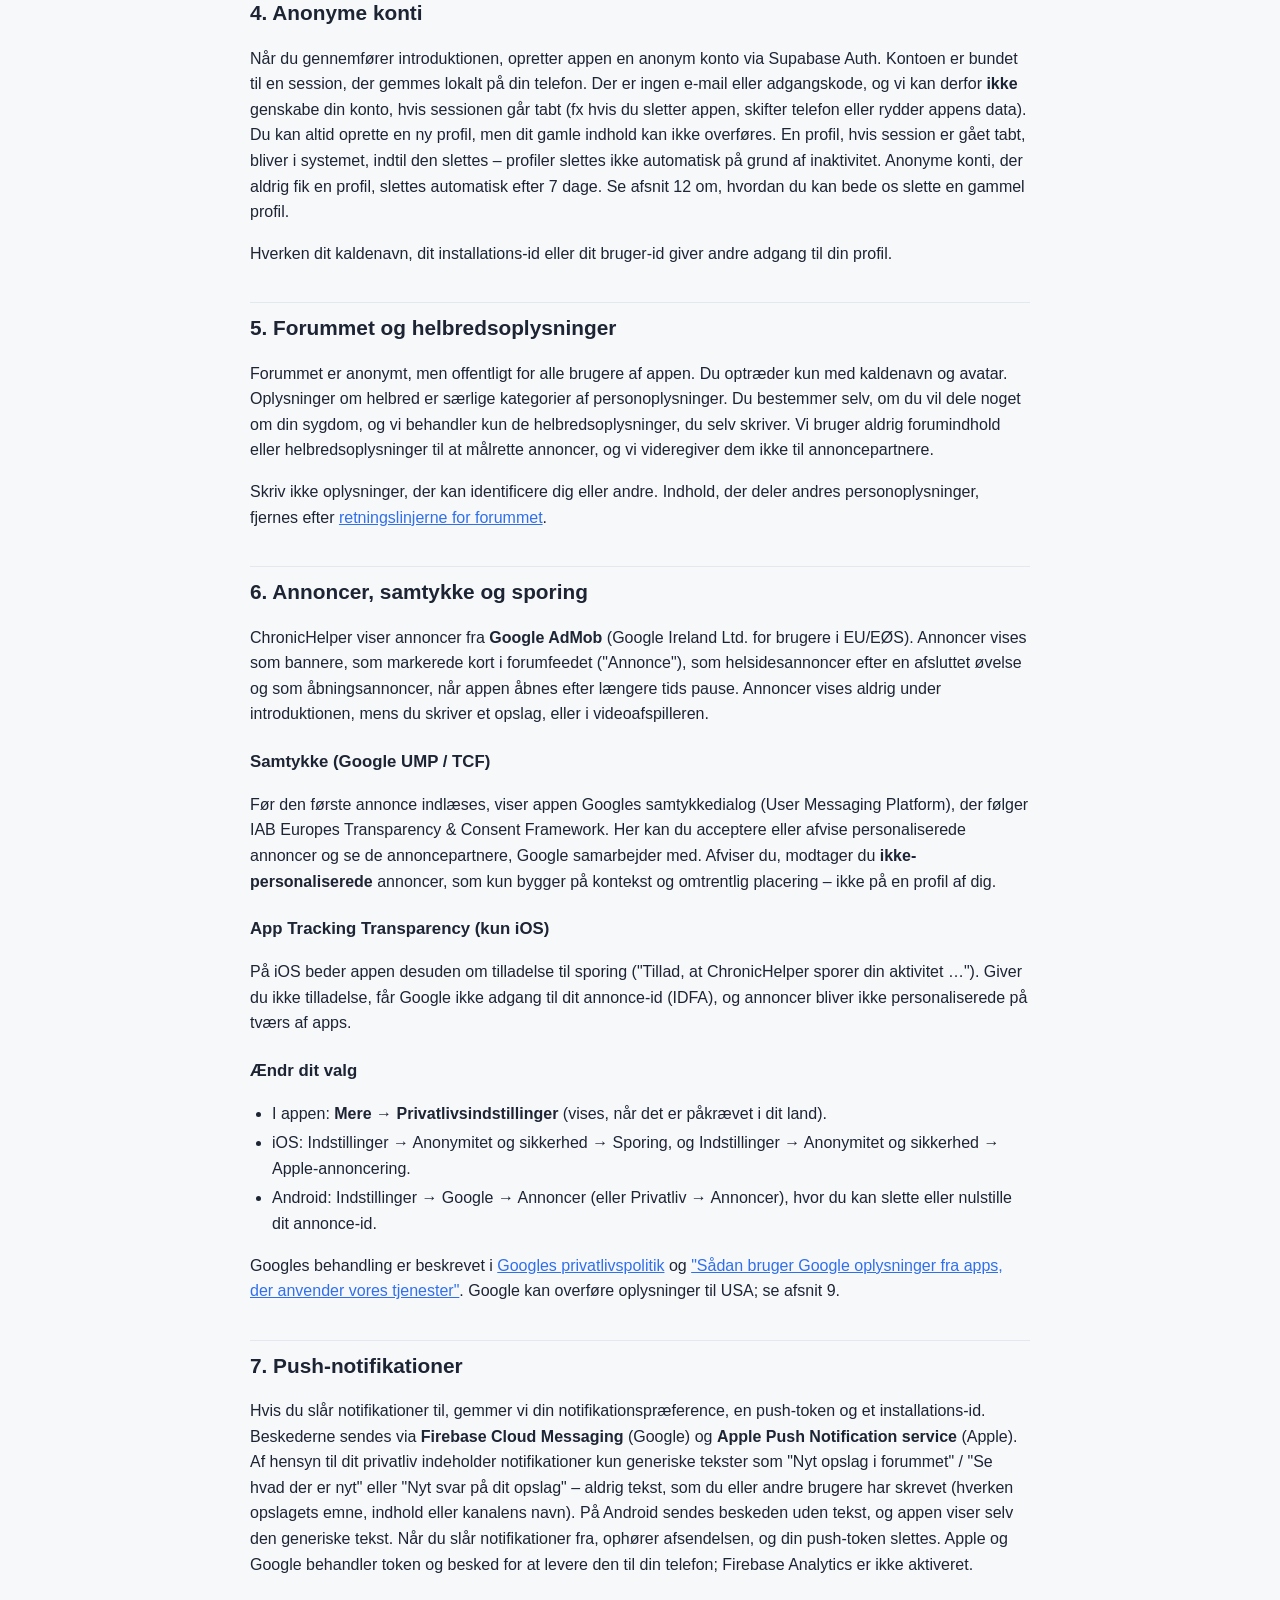
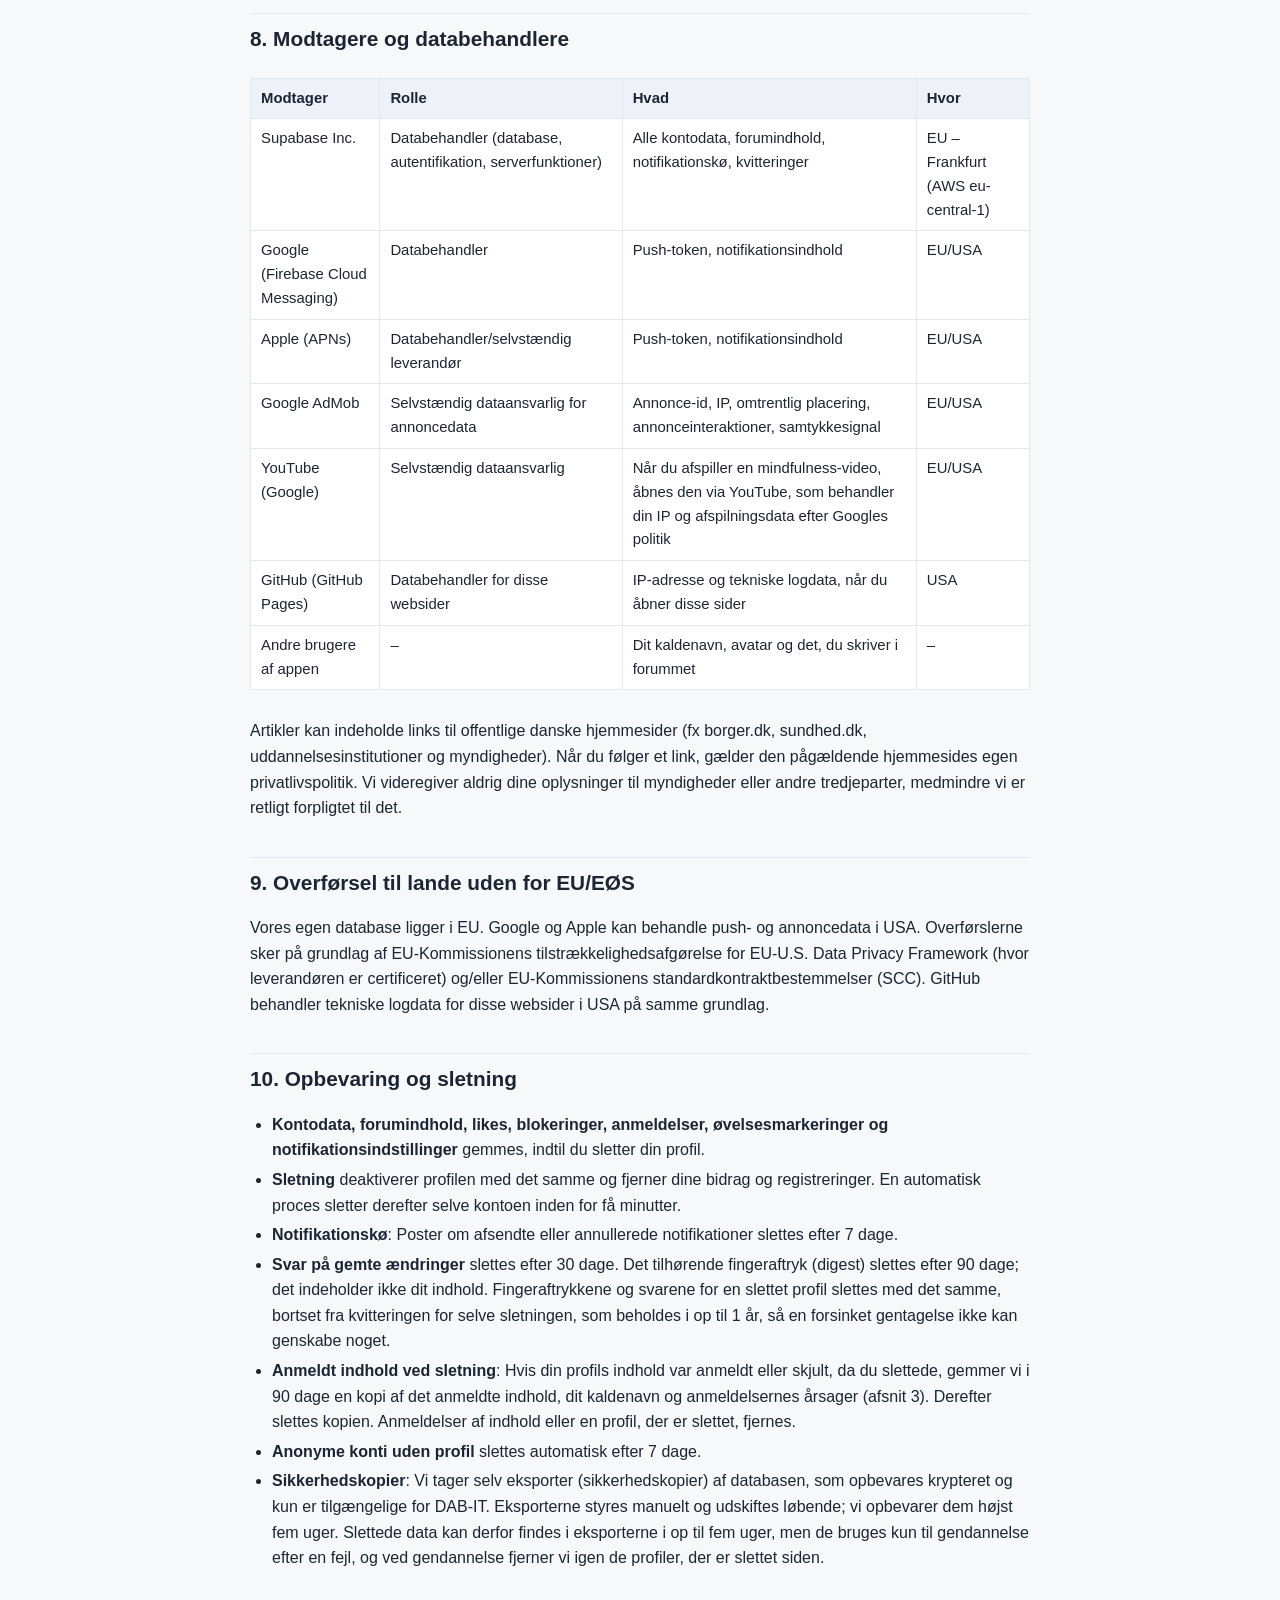
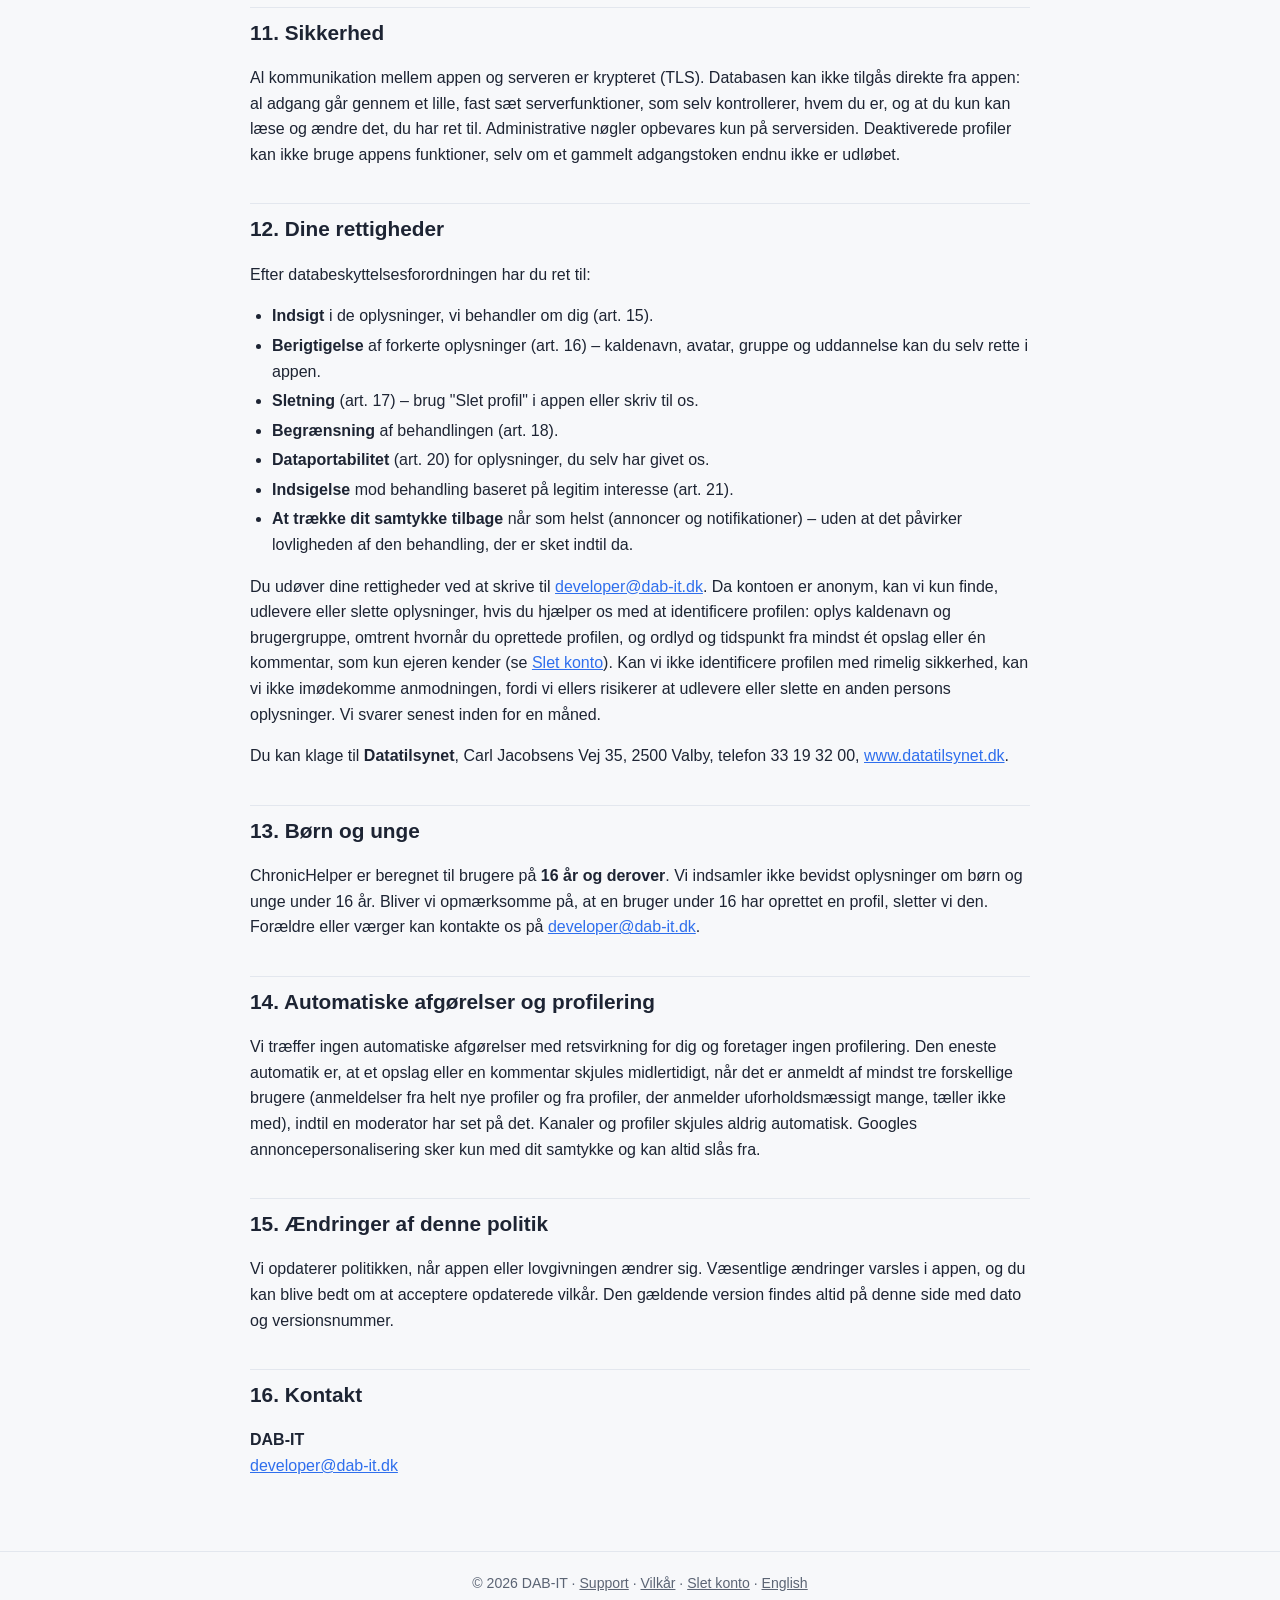
<file: privacy.html>
<!DOCTYPE html>
<html lang="da">
<head>
<meta charset="utf-8">
<meta name="viewport" content="width=device-width, initial-scale=1">
<title>Privatlivspolitik – ChronicHelper</title>
<meta name="description" content="Privatlivspolitik for ChronicHelper-appen: hvilke oplysninger DAB-IT behandler, hvorfor, hvor længe og hvilke rettigheder du har.">
<link rel="stylesheet" href="style.css">
<link rel="alternate" hreflang="en" href="https://dsb92.github.io/chronichelper-legal/en/privacy.html">
<link rel="alternate" hreflang="da" href="https://dsb92.github.io/chronichelper-legal/privacy.html">
</head>
<body>
<header><div class="bar">
<a class="brand" href="./">ChronicHelper</a>
<nav aria-label="Sider">
<a href="./">Support</a>
<a href="privacy.html" aria-current="page">Privatliv</a>
<a href="terms.html">Vilkår</a>
<a href="delete-account.html">Slet konto</a>
</nav>
<div class="lang" aria-label="Sprog"><a href="privacy.html" aria-current="true" lang="da">DA</a> <a href="en/privacy.html" lang="en" hreflang="en">EN</a></div>
</div></header>

<main>
<h1>Privatlivspolitik for ChronicHelper</h1>
<p class="meta">Senest opdateret 30. oktober 2026 · Version 2</p>
<p class="lead">Denne politik beskriver, hvordan DAB-IT behandler personoplysninger, når du bruger appen ChronicHelper til iOS og Android. Vi har forsøgt at skrive den i et klart sprog. Har du spørgsmål, er du altid velkommen til at skrive til os.</p>

<h2 id="dataansvarlig">1. Dataansvarlig</h2>
<p><strong>DAB-IT</strong> er dataansvarlig for behandlingen af dine personoplysninger i ChronicHelper.</p>
<p>Kontakt: <a href="mailto:developer@dab-it.dk">developer@dab-it.dk</a></p>
<p>Appen: ChronicHelper · iOS <code>com.dabdeveloper.chronichelper.ios</code> · Android <code>com.dabdeveloper.chronichelper.android</code></p>

<h2 id="kort">2. Kort fortalt</h2>
<ul>
<li>Du bruger appen <strong>anonymt</strong>. Vi beder aldrig om navn, e-mail, telefonnummer eller CPR-nummer, og der er ingen adgangskode.</li>
<li>Vi gemmer det, du selv vælger at indtaste: kaldenavn, avatar, brugergruppe, uddannelse og det, du skriver i forummet.</li>
<li>Det, du skriver i forummet, kan indeholde helbredsoplysninger. Det er dit valg, og indholdet er synligt for andre brugere.</li>
<li>Data gemmes hos Supabase i EU (Frankfurt). Vi bruger <strong>ingen</strong> analyse- eller crash-rapporteringsværktøjer.</li>
<li>Appen viser annoncer via Google AdMob. Personaliserede annoncer vises kun med dit samtykke; ellers vises ikke-personaliserede annoncer.</li>
<li>Notifikationer sendes kun, hvis du slår dem til, og de indeholder aldrig andre brugeres tekst.</li>
<li>Du kan slette din konto og alle dine bidrag direkte i appen. Sletningen gennemføres i løbet af få minutter.</li>
</ul>

<h2 id="oplysninger">3. Hvilke oplysninger behandler vi, hvorfor og hvor længe</h2>
<div class="table-wrap">
<table>
<thead><tr><th>Kategori</th><th>Oplysninger</th><th>Formål</th><th>Retsgrundlag (GDPR)</th><th>Opbevaring</th></tr></thead>
<tbody>
<tr><td><strong>Konto</strong></td><td>Anonymt bruger-id (tilfældigt UUID), kaldenavn, valgt avatar, brugergruppe (fx studerende/medarbejder), evt. uddannelse, hvilken version af vilkårene du har accepteret og hvornår</td><td>Oprette og drive din profil, vise relevant indhold, dokumentere accept af vilkår</td><td>Art. 6, stk. 1, litra b (nødvendig for aftalen om brug af appen)</td><td>Indtil du sletter din profil</td></tr>
<tr><td><strong>Forumindhold</strong></td><td>Opslag, kommentarer, kanaltitler og "synes godt om" (likes). Indholdet kan indeholde helbredsoplysninger, som du selv vælger at skrive</td><td>Drive det anonyme fællesskab og vise indholdet for andre brugere</td><td>Art. 6, stk. 1, litra b. For helbredsoplysninger: dit udtrykkelige samtykke, art. 9, stk. 2, litra a, som du giver, når du offentliggør indholdet, og som du kan trække tilbage ved at slette indholdet eller din profil</td><td>Indtil du sletter indholdet eller din profil</td></tr>
<tr><td><strong>Blokeringer og anmeldelser</strong></td><td>Hvem du har blokeret; anmeldelser du har sendt (type, årsag, evt. note); anmeldelser af dit indhold; evt. midlertidig suspension</td><td>Trygt fællesskab, moderation, håndtering af misbrug</td><td>Art. 6, stk. 1, litra f (vores og brugernes legitime interesse i et sikkert forum)</td><td>Dine blokeringer og anmeldelser: indtil profilen slettes. Anmeldelser af indhold: indtil indholdet eller profilen er slettet. Moderationslog (hvilke handlinger en moderator har udført, hvornår og på hvilket indhold): 1 år</td></tr>
<tr><td><strong>Sikring af beviser</strong></td><td>Når en profil, hvis indhold er anmeldt eller skjult, slettes: en kopi af det anmeldte indhold (opslag, kommentar eller kanaltitel), kaldenavnet og anmeldelsernes årsager og noter</td><td>At kunne sikre beviser, indberette ulovligt indhold (fx børns sikkerhed) til politiet og beskytte andre brugere</td><td>Art. 6, stk. 1, litra f (og litra c, hvor vi er retligt forpligtet). Eventuelle helbredsoplysninger i indholdet: art. 9, stk. 2, litra f (retskrav)</td><td>90 dage; længere kun, hvis en myndighed beder om det. Kopien kan ikke ses af andre brugere</td></tr>
<tr><td><strong>Øvelser</strong></td><td>Hvilke mindfulness-øvelser du har markeret som gennemført, og hvornår</td><td>Vise din fremgang i appen</td><td>Art. 6, stk. 1, litra b</td><td>Indtil profilen slettes</td></tr>
<tr><td><strong>Notifikationer</strong></td><td>Din notifikationspræference, push-token fra Apple/Google og et installations-id for din enhed</td><td>Sende notifikationer om nye opslag, svar og øvelser</td><td>Art. 6, stk. 1, litra a (samtykke – du slår selv notifikationer til)</td><td>Indtil du slår notifikationer fra (så slettes tokenet) eller sletter profilen. Højst 3 enheder kan være registreret pr. profil. Kø-poster for afsendte notifikationer slettes efter 7 dage</td></tr>
<tr><td><strong>Tekniske kvitteringer</strong></td><td>Et kort fingeraftryk (digest) af hver ændring, du sender til serveren, og midlertidigt svaret på den</td><td>Sikre, at den samme handling ikke udføres to gange, hvis forbindelsen svigter (idempotens)</td><td>Art. 6, stk. 1, litra f (stabil og sikker drift)</td><td>Svar slettes efter 30 dage; fingeraftrykket slettes efter 90 dage og kan ikke bruges til at genskabe indholdet. En slettet profils øvrige kvitteringer slettes med det samme; kvitteringen for selve sletningen beholdes i op til 1 år</td></tr>
<tr><td><strong>Annoncer</strong></td><td>Annonce-id (IDFA på iOS/AAID på Android), IP-adresse og omtrentlig placering udledt af den, enhedsoplysninger, visninger og klik på annoncer, dit samtykkevalg</td><td>Vise annoncer, der finansierer den gratis app; måle og begrænse visninger; forebygge svindel</td><td>Personaliserede annoncer: art. 6, stk. 1, litra a (samtykke via Googles samtykkedialog). Ikke-personaliserede annoncer: art. 6, stk. 1, litra f</td><td>Behandles af Google efter Googles egne frister. Vi gemmer ikke selv annoncedata</td></tr>
</tbody>
</table>
</div>
<p>Vi behandler <strong>ikke</strong> din præcise placering, dine kontakter, dine fotos eller andre data fra telefonen. Vi bruger ingen analyse-SDK (fx Firebase Analytics) og ingen crash-rapportering.</p>

<h2 id="anonym">4. Anonyme konti</h2>
<p>Når du gennemfører introduktionen, opretter appen en anonym konto via Supabase Auth. Kontoen er bundet til en session, der gemmes lokalt på din telefon. Der er ingen e-mail eller adgangskode, og vi kan derfor <strong>ikke</strong> genskabe din konto, hvis sessionen går tabt (fx hvis du sletter appen, skifter telefon eller rydder appens data). Du kan altid oprette en ny profil, men dit gamle indhold kan ikke overføres. En profil, hvis session er gået tabt, bliver i systemet, indtil den slettes – profiler slettes ikke automatisk på grund af inaktivitet. Anonyme konti, der aldrig fik en profil, slettes automatisk efter 7 dage. Se afsnit 12 om, hvordan du kan bede os slette en gammel profil.</p>
<p>Hverken dit kaldenavn, dit installations-id eller dit bruger-id giver andre adgang til din profil.</p>

<h2 id="forum">5. Forummet og helbredsoplysninger</h2>
<p>Forummet er anonymt, men offentligt for alle brugere af appen. Du optræder kun med kaldenavn og avatar. Oplysninger om helbred er særlige kategorier af personoplysninger. Du bestemmer selv, om du vil dele noget om din sygdom, og vi behandler kun de helbredsoplysninger, du selv skriver. Vi bruger aldrig forumindhold eller helbredsoplysninger til at målrette annoncer, og vi videregiver dem ikke til annoncepartnere.</p>
<p>Skriv ikke oplysninger, der kan identificere dig eller andre. Indhold, der deler andres personoplysninger, fjernes efter <a href="terms.html#forum">retningslinjerne for forummet</a>.</p>

<h2 id="annoncer">6. Annoncer, samtykke og sporing</h2>
<p>ChronicHelper viser annoncer fra <strong>Google AdMob</strong> (Google Ireland Ltd. for brugere i EU/EØS). Annoncer vises som bannere, som markerede kort i forumfeedet ("Annonce"), som helsidesannoncer efter en afsluttet øvelse og som åbningsannoncer, når appen åbnes efter længere tids pause. Annoncer vises aldrig under introduktionen, mens du skriver et opslag, eller i videoafspilleren.</p>
<h3>Samtykke (Google UMP / TCF)</h3>
<p>Før den første annonce indlæses, viser appen Googles samtykkedialog (User Messaging Platform), der følger IAB Europes Transparency &amp; Consent Framework. Her kan du acceptere eller afvise personaliserede annoncer og se de annoncepartnere, Google samarbejder med. Afviser du, modtager du <strong>ikke-personaliserede</strong> annoncer, som kun bygger på kontekst og omtrentlig placering – ikke på en profil af dig.</p>
<h3>App Tracking Transparency (kun iOS)</h3>
<p>På iOS beder appen desuden om tilladelse til sporing ("Tillad, at ChronicHelper sporer din aktivitet …"). Giver du ikke tilladelse, får Google ikke adgang til dit annonce-id (IDFA), og annoncer bliver ikke personaliserede på tværs af apps.</p>
<h3>Ændr dit valg</h3>
<ul>
<li>I appen: <strong>Mere → Privatlivsindstillinger</strong> (vises, når det er påkrævet i dit land).</li>
<li>iOS: Indstillinger → Anonymitet og sikkerhed → Sporing, og Indstillinger → Anonymitet og sikkerhed → Apple-annoncering.</li>
<li>Android: Indstillinger → Google → Annoncer (eller Privatliv → Annoncer), hvor du kan slette eller nulstille dit annonce-id.</li>
</ul>
<p>Googles behandling er beskrevet i <a href="https://policies.google.com/privacy" rel="noopener">Googles privatlivspolitik</a> og <a href="https://policies.google.com/technologies/partner-sites" rel="noopener">"Sådan bruger Google oplysninger fra apps, der anvender vores tjenester"</a>. Google kan overføre oplysninger til USA; se afsnit 9.</p>

<h2 id="notifikationer">7. Push-notifikationer</h2>
<p>Hvis du slår notifikationer til, gemmer vi din notifikationspræference, en push-token og et installations-id. Beskederne sendes via <strong>Firebase Cloud Messaging</strong> (Google) og <strong>Apple Push Notification service</strong> (Apple). Af hensyn til dit privatliv indeholder notifikationer kun generiske tekster som "Nyt opslag i forummet" / "Se hvad der er nyt" eller "Nyt svar på dit opslag" – aldrig tekst, som du eller andre brugere har skrevet (hverken opslagets emne, indhold eller kanalens navn). På Android sendes beskeden uden tekst, og appen viser selv den generiske tekst. Når du slår notifikationer fra, ophører afsendelsen, og din push-token slettes. Apple og Google behandler token og besked for at levere den til din telefon; Firebase Analytics er ikke aktiveret.</p>

<h2 id="modtagere">8. Modtagere og databehandlere</h2>
<div class="table-wrap">
<table>
<thead><tr><th>Modtager</th><th>Rolle</th><th>Hvad</th><th>Hvor</th></tr></thead>
<tbody>
<tr><td>Supabase Inc.</td><td>Databehandler (database, autentifikation, serverfunktioner)</td><td>Alle kontodata, forumindhold, notifikationskø, kvitteringer</td><td>EU – Frankfurt (AWS eu-central-1)</td></tr>
<tr><td>Google (Firebase Cloud Messaging)</td><td>Databehandler</td><td>Push-token, notifikationsindhold</td><td>EU/USA</td></tr>
<tr><td>Apple (APNs)</td><td>Databehandler/selvstændig leverandør</td><td>Push-token, notifikationsindhold</td><td>EU/USA</td></tr>
<tr><td>Google AdMob</td><td>Selvstændig dataansvarlig for annoncedata</td><td>Annonce-id, IP, omtrentlig placering, annonceinteraktioner, samtykkesignal</td><td>EU/USA</td></tr>
<tr><td>YouTube (Google)</td><td>Selvstændig dataansvarlig</td><td>Når du afspiller en mindfulness-video, åbnes den via YouTube, som behandler din IP og afspilningsdata efter Googles politik</td><td>EU/USA</td></tr>
<tr><td>GitHub (GitHub Pages)</td><td>Databehandler for disse websider</td><td>IP-adresse og tekniske logdata, når du åbner disse sider</td><td>USA</td></tr>
<tr><td>Andre brugere af appen</td><td>–</td><td>Dit kaldenavn, avatar og det, du skriver i forummet</td><td>–</td></tr>
</tbody>
</table>
</div>
<p>Artikler kan indeholde links til offentlige danske hjemmesider (fx borger.dk, sundhed.dk, uddannelsesinstitutioner og myndigheder). Når du følger et link, gælder den pågældende hjemmesides egen privatlivspolitik. Vi videregiver aldrig dine oplysninger til myndigheder eller andre tredjeparter, medmindre vi er retligt forpligtet til det.</p>

<h2 id="tredjelande">9. Overførsel til lande uden for EU/EØS</h2>
<p>Vores egen database ligger i EU. Google og Apple kan behandle push- og annoncedata i USA. Overførslerne sker på grundlag af EU-Kommissionens tilstrækkelighedsafgørelse for EU-U.S. Data Privacy Framework (hvor leverandøren er certificeret) og/eller EU-Kommissionens standardkontraktbestemmelser (SCC). GitHub behandler tekniske logdata for disse websider i USA på samme grundlag.</p>

<h2 id="opbevaring">10. Opbevaring og sletning</h2>
<ul>
<li><strong>Kontodata, forumindhold, likes, blokeringer, anmeldelser, øvelsesmarkeringer og notifikationsindstillinger</strong> gemmes, indtil du sletter din profil.</li>
<li><strong>Sletning</strong> deaktiverer profilen med det samme og fjerner dine bidrag og registreringer. En automatisk proces sletter derefter selve kontoen inden for få minutter.</li>
<li><strong>Notifikationskø</strong>: Poster om afsendte eller annullerede notifikationer slettes efter 7 dage.</li>
<li><strong>Svar på gemte ændringer</strong> slettes efter 30 dage. Det tilhørende fingeraftryk (digest) slettes efter 90 dage; det indeholder ikke dit indhold. Fingeraftrykkene og svarene for en slettet profil slettes med det samme, bortset fra kvitteringen for selve sletningen, som beholdes i op til 1 år, så en forsinket gentagelse ikke kan genskabe noget.</li>
<li><strong>Anmeldt indhold ved sletning</strong>: Hvis din profils indhold var anmeldt eller skjult, da du slettede, gemmer vi i 90 dage en kopi af det anmeldte indhold, dit kaldenavn og anmeldelsernes årsager (afsnit 3). Derefter slettes kopien. Anmeldelser af indhold eller en profil, der er slettet, fjernes.</li>
<li><strong>Anonyme konti uden profil</strong> slettes automatisk efter 7 dage.</li>
<li><strong>Sikkerhedskopier</strong>: Vi tager selv eksporter (sikkerhedskopier) af databasen, som opbevares krypteret og kun er tilgængelige for DAB-IT. Eksporterne styres manuelt og udskiftes løbende; vi opbevarer dem højst fem uger. Slettede data kan derfor findes i eksporterne i op til fem uger, men de bruges kun til gendannelse efter en fejl, og ved gendannelse fjerner vi igen de profiler, der er slettet siden.</li>
</ul>

<h2 id="sikkerhed">11. Sikkerhed</h2>
<p>Al kommunikation mellem appen og serveren er krypteret (TLS). Databasen kan ikke tilgås direkte fra appen: al adgang går gennem et lille, fast sæt serverfunktioner, som selv kontrollerer, hvem du er, og at du kun kan læse og ændre det, du har ret til. Administrative nøgler opbevares kun på serversiden. Deaktiverede profiler kan ikke bruge appens funktioner, selv om et gammelt adgangstoken endnu ikke er udløbet.</p>

<h2 id="rettigheder">12. Dine rettigheder</h2>
<p>Efter databeskyttelsesforordningen har du ret til:</p>
<ul>
<li><strong>Indsigt</strong> i de oplysninger, vi behandler om dig (art. 15).</li>
<li><strong>Berigtigelse</strong> af forkerte oplysninger (art. 16) – kaldenavn, avatar, gruppe og uddannelse kan du selv rette i appen.</li>
<li><strong>Sletning</strong> (art. 17) – brug "Slet profil" i appen eller skriv til os.</li>
<li><strong>Begrænsning</strong> af behandlingen (art. 18).</li>
<li><strong>Dataportabilitet</strong> (art. 20) for oplysninger, du selv har givet os.</li>
<li><strong>Indsigelse</strong> mod behandling baseret på legitim interesse (art. 21).</li>
<li><strong>At trække dit samtykke tilbage</strong> når som helst (annoncer og notifikationer) – uden at det påvirker lovligheden af den behandling, der er sket indtil da.</li>
</ul>
<p>Du udøver dine rettigheder ved at skrive til <a href="mailto:developer@dab-it.dk">developer@dab-it.dk</a>. Da kontoen er anonym, kan vi kun finde, udlevere eller slette oplysninger, hvis du hjælper os med at identificere profilen: oplys kaldenavn og brugergruppe, omtrent hvornår du oprettede profilen, og ordlyd og tidspunkt fra mindst ét opslag eller én kommentar, som kun ejeren kender (se <a href="delete-account.html#email">Slet konto</a>). Kan vi ikke identificere profilen med rimelig sikkerhed, kan vi ikke imødekomme anmodningen, fordi vi ellers risikerer at udlevere eller slette en anden persons oplysninger. Vi svarer senest inden for en måned.</p>
<p>Du kan klage til <strong>Datatilsynet</strong>, Carl Jacobsens Vej 35, 2500 Valby, telefon 33 19 32 00, <a href="https://www.datatilsynet.dk" rel="noopener">www.datatilsynet.dk</a>.</p>

<h2 id="boern">13. Børn og unge</h2>
<p>ChronicHelper er beregnet til brugere på <strong>16 år og derover</strong>. Vi indsamler ikke bevidst oplysninger om børn og unge under 16 år. Bliver vi opmærksomme på, at en bruger under 16 har oprettet en profil, sletter vi den. Forældre eller værger kan kontakte os på <a href="mailto:developer@dab-it.dk">developer@dab-it.dk</a>.</p>

<h2 id="automatiske">14. Automatiske afgørelser og profilering</h2>
<p>Vi træffer ingen automatiske afgørelser med retsvirkning for dig og foretager ingen profilering. Den eneste automatik er, at et opslag eller en kommentar skjules midlertidigt, når det er anmeldt af mindst tre forskellige brugere (anmeldelser fra helt nye profiler og fra profiler, der anmelder uforholdsmæssigt mange, tæller ikke med), indtil en moderator har set på det. Kanaler og profiler skjules aldrig automatisk. Googles annoncepersonalisering sker kun med dit samtykke og kan altid slås fra.</p>

<h2 id="aendringer">15. Ændringer af denne politik</h2>
<p>Vi opdaterer politikken, når appen eller lovgivningen ændrer sig. Væsentlige ændringer varsles i appen, og du kan blive bedt om at acceptere opdaterede vilkår. Den gældende version findes altid på denne side med dato og versionsnummer.</p>

<h2 id="kontakt">16. Kontakt</h2>
<p><strong>DAB-IT</strong><br><a href="mailto:developer@dab-it.dk">developer@dab-it.dk</a></p>
</main>

<footer>© 2026 DAB-IT · <a href="./">Support</a> · <a href="terms.html">Vilkår</a> · <a href="delete-account.html">Slet konto</a> · <a href="en/privacy.html">English</a></footer>
</body>
</html>
</file>
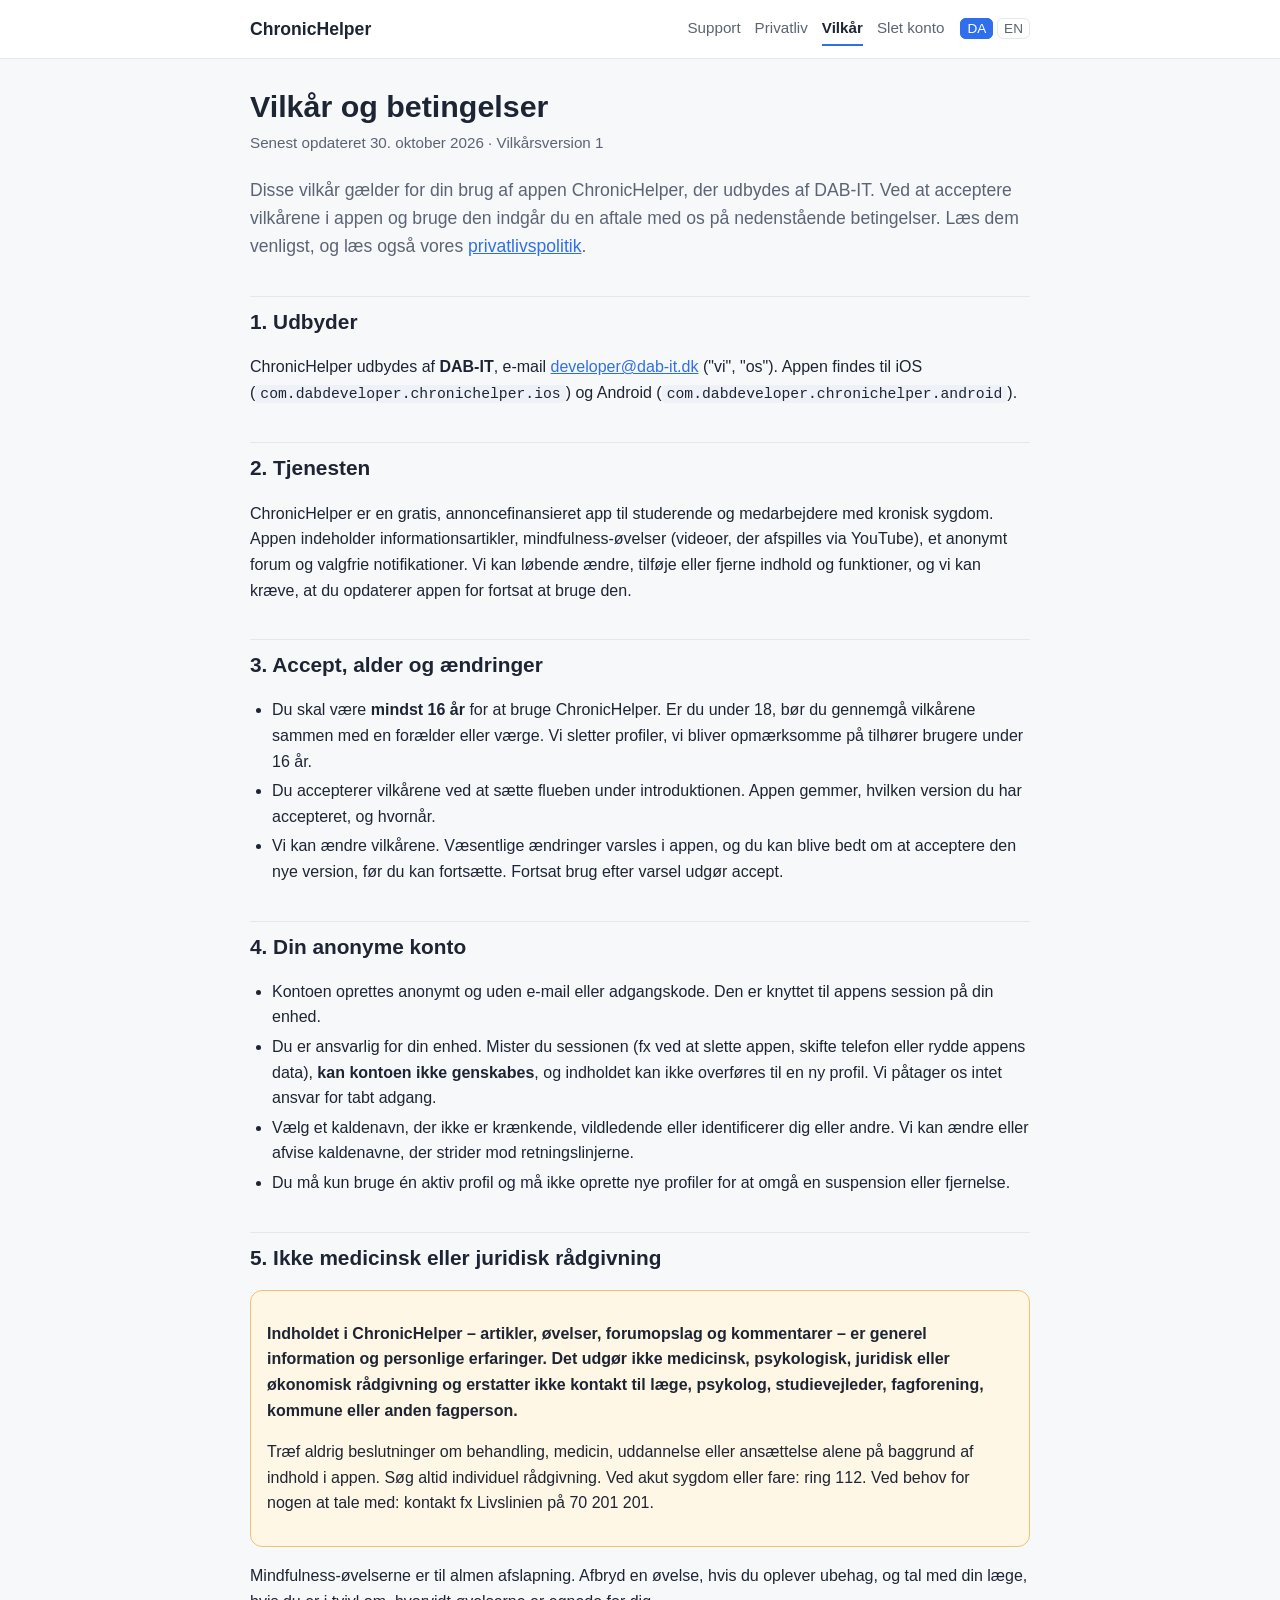
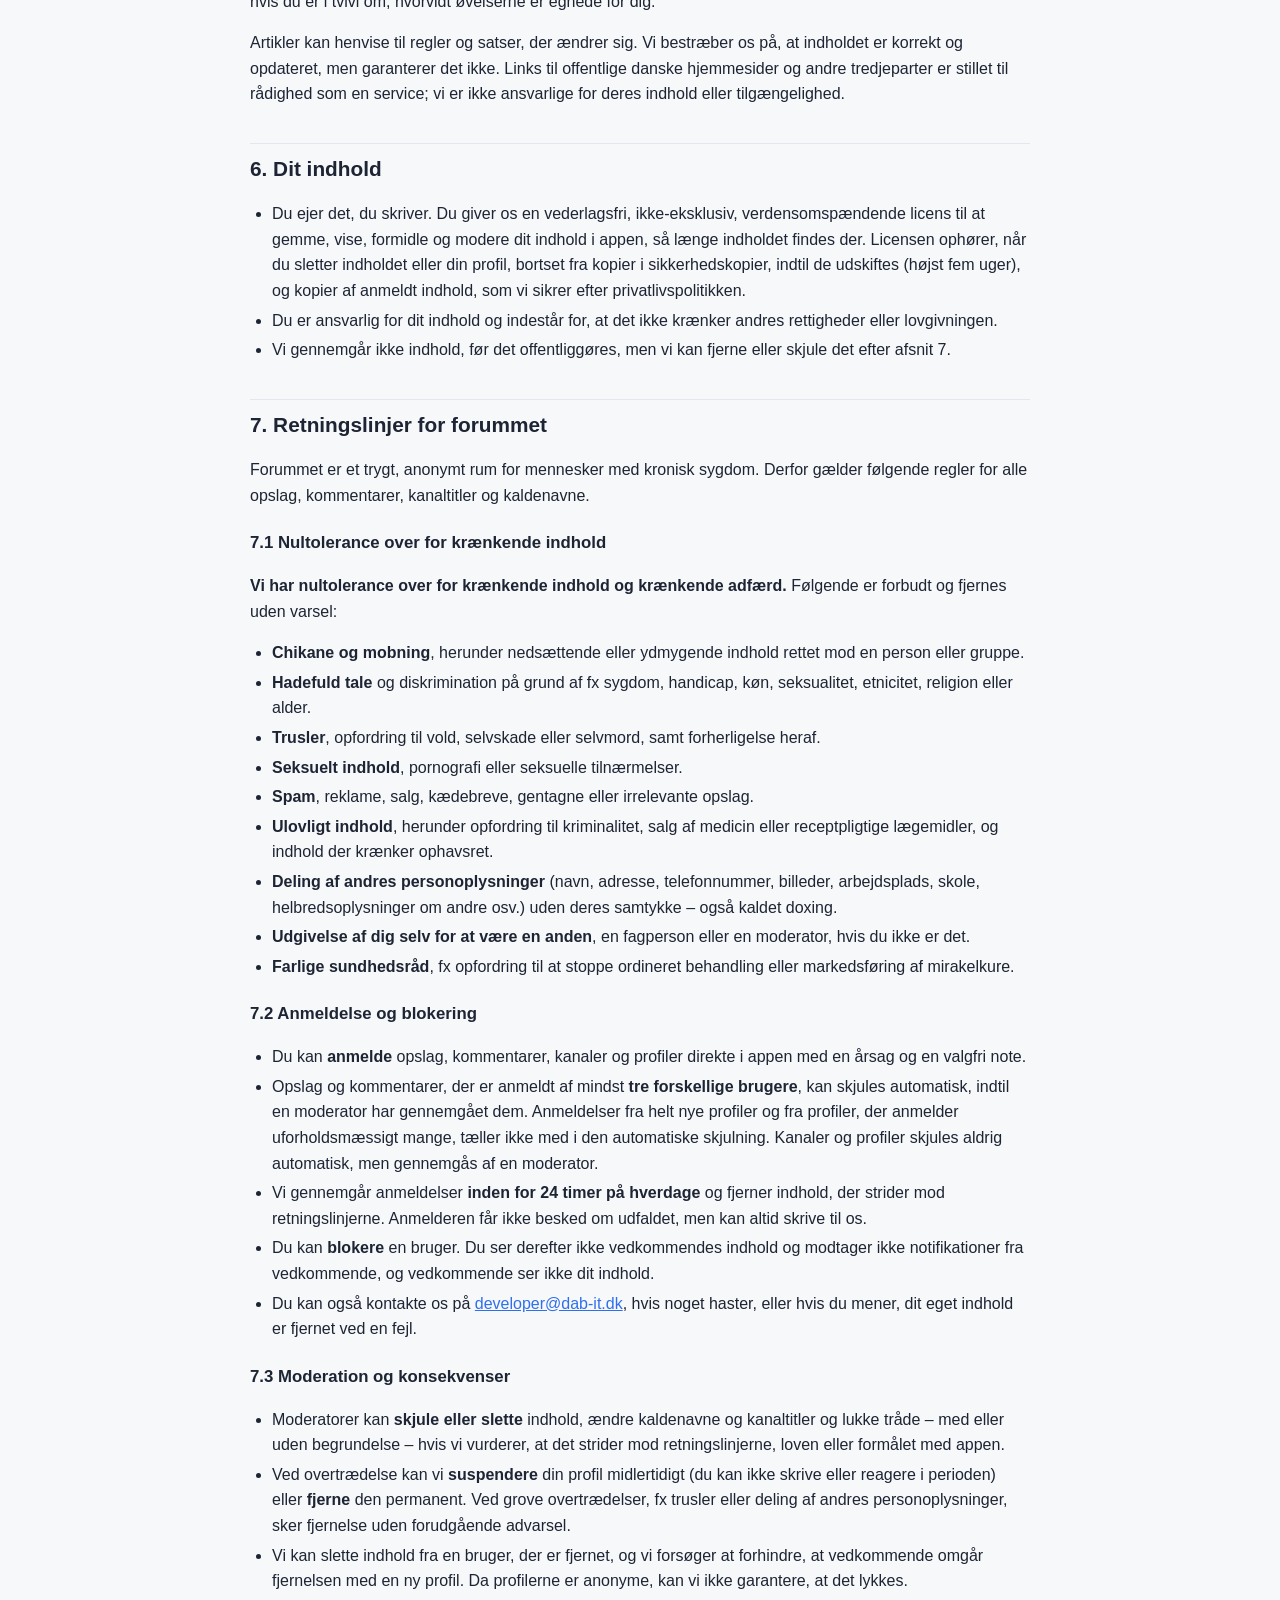
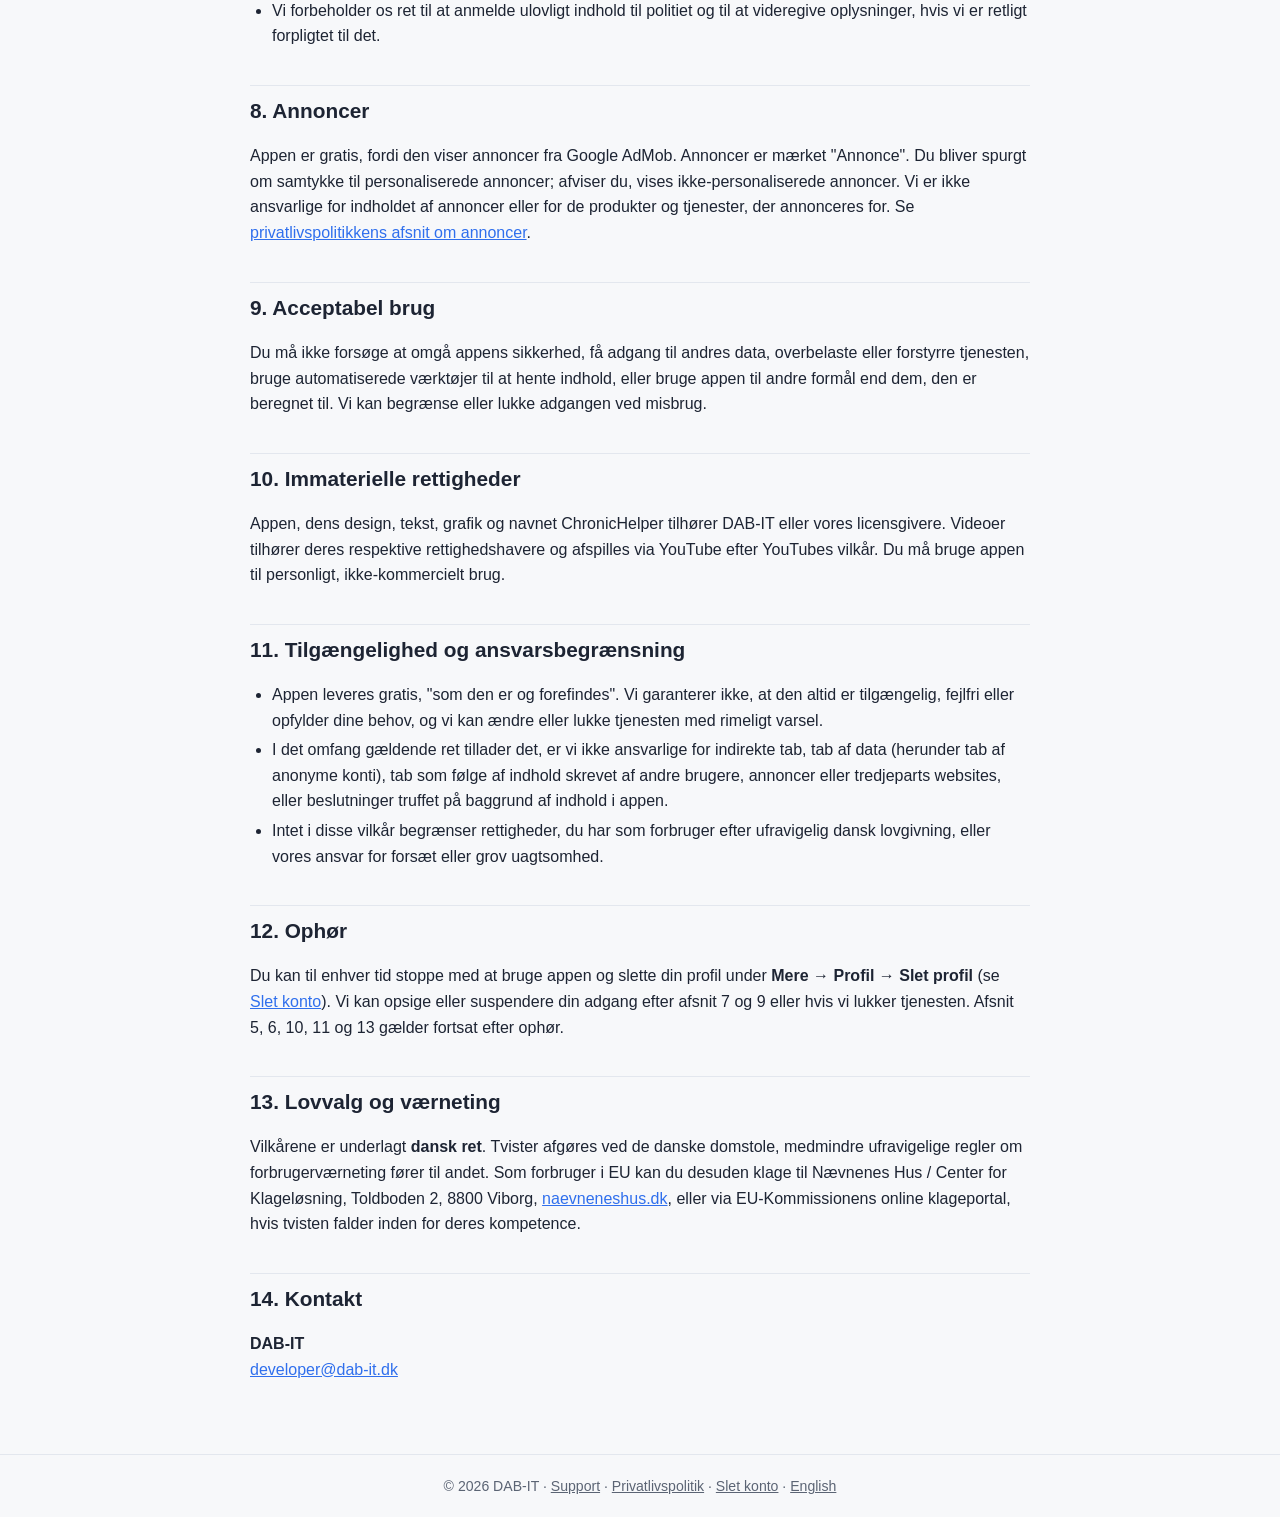
<file: terms.html>
<!DOCTYPE html>
<html lang="da">
<head>
<meta charset="utf-8">
<meta name="viewport" content="width=device-width, initial-scale=1">
<title>Vilkår og betingelser – ChronicHelper</title>
<meta name="description" content="Vilkår og betingelser samt retningslinjer for forummet i ChronicHelper-appen.">
<link rel="stylesheet" href="style.css">
<link rel="alternate" hreflang="en" href="https://dsb92.github.io/chronichelper-legal/en/terms.html">
<link rel="alternate" hreflang="da" href="https://dsb92.github.io/chronichelper-legal/terms.html">
</head>
<body>
<header><div class="bar">
<a class="brand" href="./">ChronicHelper</a>
<nav aria-label="Sider">
<a href="./">Support</a>
<a href="privacy.html">Privatliv</a>
<a href="terms.html" aria-current="page">Vilkår</a>
<a href="delete-account.html">Slet konto</a>
</nav>
<div class="lang" aria-label="Sprog"><a href="terms.html" aria-current="true" lang="da">DA</a> <a href="en/terms.html" lang="en" hreflang="en">EN</a></div>
</div></header>

<main>
<h1>Vilkår og betingelser</h1>
<p class="meta">Senest opdateret 30. oktober 2026 · Vilkårsversion 1</p>
<p class="lead">Disse vilkår gælder for din brug af appen ChronicHelper, der udbydes af DAB-IT. Ved at acceptere vilkårene i appen og bruge den indgår du en aftale med os på nedenstående betingelser. Læs dem venligst, og læs også vores <a href="privacy.html">privatlivspolitik</a>.</p>

<h2 id="udbyder">1. Udbyder</h2>
<p>ChronicHelper udbydes af <strong>DAB-IT</strong>, e-mail <a href="mailto:developer@dab-it.dk">developer@dab-it.dk</a> ("vi", "os"). Appen findes til iOS (<code>com.dabdeveloper.chronichelper.ios</code>) og Android (<code>com.dabdeveloper.chronichelper.android</code>).</p>

<h2 id="tjenesten">2. Tjenesten</h2>
<p>ChronicHelper er en gratis, annoncefinansieret app til studerende og medarbejdere med kronisk sygdom. Appen indeholder informationsartikler, mindfulness-øvelser (videoer, der afspilles via YouTube), et anonymt forum og valgfrie notifikationer. Vi kan løbende ændre, tilføje eller fjerne indhold og funktioner, og vi kan kræve, at du opdaterer appen for fortsat at bruge den.</p>

<h2 id="accept">3. Accept, alder og ændringer</h2>
<ul>
<li>Du skal være <strong>mindst 16 år</strong> for at bruge ChronicHelper. Er du under 18, bør du gennemgå vilkårene sammen med en forælder eller værge. Vi sletter profiler, vi bliver opmærksomme på tilhører brugere under 16 år.</li>
<li>Du accepterer vilkårene ved at sætte flueben under introduktionen. Appen gemmer, hvilken version du har accepteret, og hvornår.</li>
<li>Vi kan ændre vilkårene. Væsentlige ændringer varsles i appen, og du kan blive bedt om at acceptere den nye version, før du kan fortsætte. Fortsat brug efter varsel udgør accept.</li>
</ul>

<h2 id="konto">4. Din anonyme konto</h2>
<ul>
<li>Kontoen oprettes anonymt og uden e-mail eller adgangskode. Den er knyttet til appens session på din enhed.</li>
<li>Du er ansvarlig for din enhed. Mister du sessionen (fx ved at slette appen, skifte telefon eller rydde appens data), <strong>kan kontoen ikke genskabes</strong>, og indholdet kan ikke overføres til en ny profil. Vi påtager os intet ansvar for tabt adgang.</li>
<li>Vælg et kaldenavn, der ikke er krænkende, vildledende eller identificerer dig eller andre. Vi kan ændre eller afvise kaldenavne, der strider mod retningslinjerne.</li>
<li>Du må kun bruge én aktiv profil og må ikke oprette nye profiler for at omgå en suspension eller fjernelse.</li>
</ul>

<h2 id="disclaimer">5. Ikke medicinsk eller juridisk rådgivning</h2>
<div class="notice">
<p><strong>Indholdet i ChronicHelper – artikler, øvelser, forumopslag og kommentarer – er generel information og personlige erfaringer. Det udgør ikke medicinsk, psykologisk, juridisk eller økonomisk rådgivning og erstatter ikke kontakt til læge, psykolog, studievejleder, fagforening, kommune eller anden fagperson.</strong></p>
<p>Træf aldrig beslutninger om behandling, medicin, uddannelse eller ansættelse alene på baggrund af indhold i appen. Søg altid individuel rådgivning. Ved akut sygdom eller fare: ring 112. Ved behov for nogen at tale med: kontakt fx Livslinien på 70 201 201.</p>
</div>
<p>Mindfulness-øvelserne er til almen afslapning. Afbryd en øvelse, hvis du oplever ubehag, og tal med din læge, hvis du er i tvivl om, hvorvidt øvelserne er egnede for dig.</p>
<p>Artikler kan henvise til regler og satser, der ændrer sig. Vi bestræber os på, at indholdet er korrekt og opdateret, men garanterer det ikke. Links til offentlige danske hjemmesider og andre tredjeparter er stillet til rådighed som en service; vi er ikke ansvarlige for deres indhold eller tilgængelighed.</p>

<h2 id="brugerindhold">6. Dit indhold</h2>
<ul>
<li>Du ejer det, du skriver. Du giver os en vederlagsfri, ikke-eksklusiv, verdensomspændende licens til at gemme, vise, formidle og modere dit indhold i appen, så længe indholdet findes der. Licensen ophører, når du sletter indholdet eller din profil, bortset fra kopier i sikkerhedskopier, indtil de udskiftes (højst fem uger), og kopier af anmeldt indhold, som vi sikrer efter privatlivspolitikken.</li>
<li>Du er ansvarlig for dit indhold og indestår for, at det ikke krænker andres rettigheder eller lovgivningen.</li>
<li>Vi gennemgår ikke indhold, før det offentliggøres, men vi kan fjerne eller skjule det efter afsnit 7.</li>
</ul>

<h2 id="forum">7. Retningslinjer for forummet</h2>
<p>Forummet er et trygt, anonymt rum for mennesker med kronisk sygdom. Derfor gælder følgende regler for alle opslag, kommentarer, kanaltitler og kaldenavne.</p>

<h3>7.1 Nultolerance over for krænkende indhold</h3>
<p><strong>Vi har nultolerance over for krænkende indhold og krænkende adfærd.</strong> Følgende er forbudt og fjernes uden varsel:</p>
<ul>
<li><strong>Chikane og mobning</strong>, herunder nedsættende eller ydmygende indhold rettet mod en person eller gruppe.</li>
<li><strong>Hadefuld tale</strong> og diskrimination på grund af fx sygdom, handicap, køn, seksualitet, etnicitet, religion eller alder.</li>
<li><strong>Trusler</strong>, opfordring til vold, selvskade eller selvmord, samt forherligelse heraf.</li>
<li><strong>Seksuelt indhold</strong>, pornografi eller seksuelle tilnærmelser.</li>
<li><strong>Spam</strong>, reklame, salg, kædebreve, gentagne eller irrelevante opslag.</li>
<li><strong>Ulovligt indhold</strong>, herunder opfordring til kriminalitet, salg af medicin eller receptpligtige lægemidler, og indhold der krænker ophavsret.</li>
<li><strong>Deling af andres personoplysninger</strong> (navn, adresse, telefonnummer, billeder, arbejdsplads, skole, helbredsoplysninger om andre osv.) uden deres samtykke – også kaldet doxing.</li>
<li><strong>Udgivelse af dig selv for at være en anden</strong>, en fagperson eller en moderator, hvis du ikke er det.</li>
<li><strong>Farlige sundhedsråd</strong>, fx opfordring til at stoppe ordineret behandling eller markedsføring af mirakelkure.</li>
</ul>

<h3>7.2 Anmeldelse og blokering</h3>
<ul>
<li>Du kan <strong>anmelde</strong> opslag, kommentarer, kanaler og profiler direkte i appen med en årsag og en valgfri note.</li>
<li>Opslag og kommentarer, der er anmeldt af mindst <strong>tre forskellige brugere</strong>, kan skjules automatisk, indtil en moderator har gennemgået dem. Anmeldelser fra helt nye profiler og fra profiler, der anmelder uforholdsmæssigt mange, tæller ikke med i den automatiske skjulning. Kanaler og profiler skjules aldrig automatisk, men gennemgås af en moderator.</li>
<li>Vi gennemgår anmeldelser <strong>inden for 24 timer på hverdage</strong> og fjerner indhold, der strider mod retningslinjerne. Anmelderen får ikke besked om udfaldet, men kan altid skrive til os.</li>
<li>Du kan <strong>blokere</strong> en bruger. Du ser derefter ikke vedkommendes indhold og modtager ikke notifikationer fra vedkommende, og vedkommende ser ikke dit indhold.</li>
<li>Du kan også kontakte os på <a href="mailto:developer@dab-it.dk">developer@dab-it.dk</a>, hvis noget haster, eller hvis du mener, dit eget indhold er fjernet ved en fejl.</li>
</ul>

<h3>7.3 Moderation og konsekvenser</h3>
<ul>
<li>Moderatorer kan <strong>skjule eller slette</strong> indhold, ændre kaldenavne og kanaltitler og lukke tråde – med eller uden begrundelse – hvis vi vurderer, at det strider mod retningslinjerne, loven eller formålet med appen.</li>
<li>Ved overtrædelse kan vi <strong>suspendere</strong> din profil midlertidigt (du kan ikke skrive eller reagere i perioden) eller <strong>fjerne</strong> den permanent. Ved grove overtrædelser, fx trusler eller deling af andres personoplysninger, sker fjernelse uden forudgående advarsel.</li>
<li>Vi kan slette indhold fra en bruger, der er fjernet, og vi forsøger at forhindre, at vedkommende omgår fjernelsen med en ny profil. Da profilerne er anonyme, kan vi ikke garantere, at det lykkes.</li>
<li>Vi forbeholder os ret til at anmelde ulovligt indhold til politiet og til at videregive oplysninger, hvis vi er retligt forpligtet til det.</li>
</ul>

<h2 id="annoncer">8. Annoncer</h2>
<p>Appen er gratis, fordi den viser annoncer fra Google AdMob. Annoncer er mærket "Annonce". Du bliver spurgt om samtykke til personaliserede annoncer; afviser du, vises ikke-personaliserede annoncer. Vi er ikke ansvarlige for indholdet af annoncer eller for de produkter og tjenester, der annonceres for. Se <a href="privacy.html#annoncer">privatlivspolitikkens afsnit om annoncer</a>.</p>

<h2 id="brug">9. Acceptabel brug</h2>
<p>Du må ikke forsøge at omgå appens sikkerhed, få adgang til andres data, overbelaste eller forstyrre tjenesten, bruge automatiserede værktøjer til at hente indhold, eller bruge appen til andre formål end dem, den er beregnet til. Vi kan begrænse eller lukke adgangen ved misbrug.</p>

<h2 id="ip">10. Immaterielle rettigheder</h2>
<p>Appen, dens design, tekst, grafik og navnet ChronicHelper tilhører DAB-IT eller vores licensgivere. Videoer tilhører deres respektive rettighedshavere og afspilles via YouTube efter YouTubes vilkår. Du må bruge appen til personligt, ikke-kommercielt brug.</p>

<h2 id="ansvar">11. Tilgængelighed og ansvarsbegrænsning</h2>
<ul>
<li>Appen leveres gratis, "som den er og forefindes". Vi garanterer ikke, at den altid er tilgængelig, fejlfri eller opfylder dine behov, og vi kan ændre eller lukke tjenesten med rimeligt varsel.</li>
<li>I det omfang gældende ret tillader det, er vi ikke ansvarlige for indirekte tab, tab af data (herunder tab af anonyme konti), tab som følge af indhold skrevet af andre brugere, annoncer eller tredjeparts websites, eller beslutninger truffet på baggrund af indhold i appen.</li>
<li>Intet i disse vilkår begrænser rettigheder, du har som forbruger efter ufravigelig dansk lovgivning, eller vores ansvar for forsæt eller grov uagtsomhed.</li>
</ul>

<h2 id="ophoer">12. Ophør</h2>
<p>Du kan til enhver tid stoppe med at bruge appen og slette din profil under <strong>Mere → Profil → Slet profil</strong> (se <a href="delete-account.html">Slet konto</a>). Vi kan opsige eller suspendere din adgang efter afsnit 7 og 9 eller hvis vi lukker tjenesten. Afsnit 5, 6, 10, 11 og 13 gælder fortsat efter ophør.</p>

<h2 id="lov">13. Lovvalg og værneting</h2>
<p>Vilkårene er underlagt <strong>dansk ret</strong>. Tvister afgøres ved de danske domstole, medmindre ufravigelige regler om forbrugerværneting fører til andet. Som forbruger i EU kan du desuden klage til Nævnenes Hus / Center for Klageløsning, Toldboden 2, 8800 Viborg, <a href="https://www.naevneneshus.dk" rel="noopener">naevneneshus.dk</a>, eller via EU-Kommissionens online klageportal, hvis tvisten falder inden for deres kompetence.</p>

<h2 id="kontakt">14. Kontakt</h2>
<p><strong>DAB-IT</strong><br><a href="mailto:developer@dab-it.dk">developer@dab-it.dk</a></p>
</main>

<footer>© 2026 DAB-IT · <a href="./">Support</a> · <a href="privacy.html">Privatlivspolitik</a> · <a href="delete-account.html">Slet konto</a> · <a href="en/terms.html">English</a></footer>
</body>
</html>
</file>
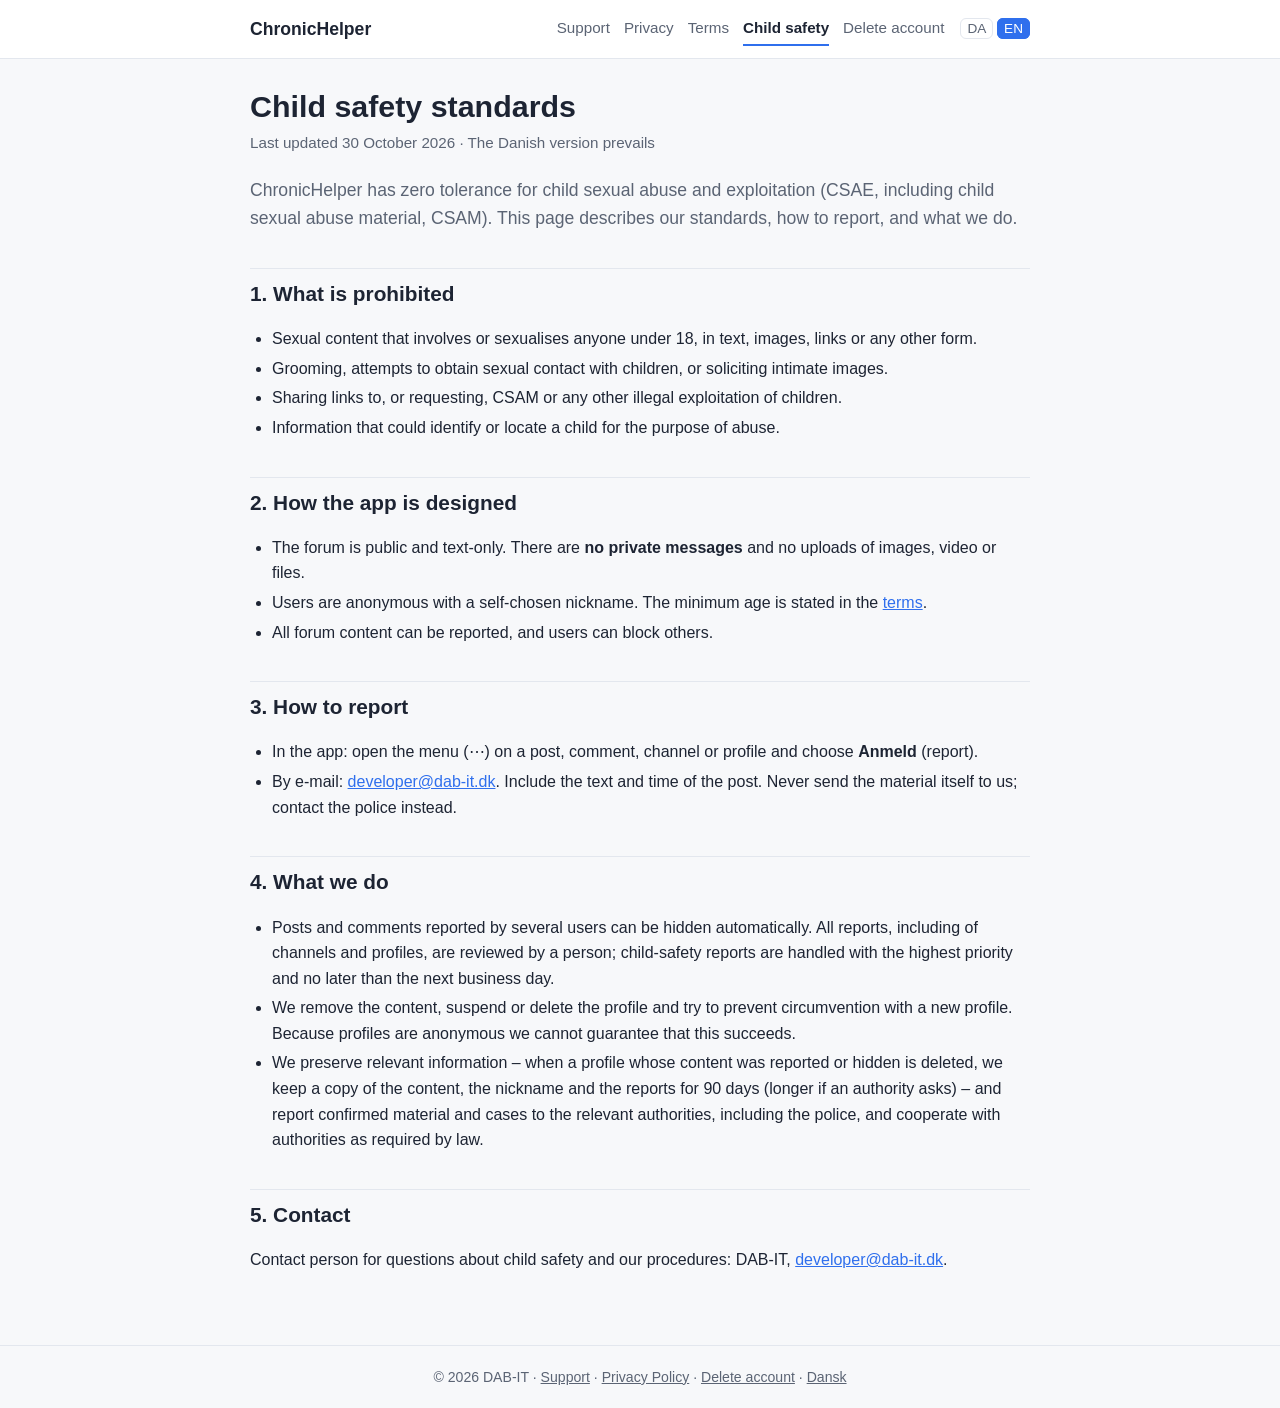
<file: en/child-safety.html>
<!DOCTYPE html>
<html lang="en">
<head>
<meta charset="utf-8">
<meta name="viewport" content="width=device-width, initial-scale=1">
<title>Child safety standards – ChronicHelper</title>
<meta name="description" content="ChronicHelper standards against child sexual abuse and exploitation (CSAE) and how to report.">
<link rel="stylesheet" href="../style.css">
<link rel="alternate" hreflang="da" href="https://dsb92.github.io/chronichelper-legal/child-safety.html">
<link rel="alternate" hreflang="en" href="https://dsb92.github.io/chronichelper-legal/en/child-safety.html">
</head>
<body>
<header><div class="bar">
<a class="brand" href="./">ChronicHelper</a>
<nav aria-label="Pages">
<a href="./">Support</a>
<a href="privacy.html">Privacy</a>
<a href="terms.html">Terms</a>
<a href="child-safety.html" aria-current="page">Child safety</a>
<a href="delete-account.html">Delete account</a>
</nav>
<div class="lang" aria-label="Language"><a href="../child-safety.html" lang="da" hreflang="da">DA</a> <a href="child-safety.html" aria-current="true" lang="en">EN</a></div>
</div></header>

<main>
<h1>Child safety standards</h1>
<p class="meta">Last updated 30 October 2026 · The Danish version prevails</p>
<p class="lead">ChronicHelper has zero tolerance for child sexual abuse and exploitation (CSAE, including child sexual abuse material, CSAM). This page describes our standards, how to report, and what we do.</p>
<h2>1. What is prohibited</h2>
<ul>
<li>Sexual content that involves or sexualises anyone under 18, in text, images, links or any other form.</li>
<li>Grooming, attempts to obtain sexual contact with children, or soliciting intimate images.</li>
<li>Sharing links to, or requesting, CSAM or any other illegal exploitation of children.</li>
<li>Information that could identify or locate a child for the purpose of abuse.</li>
</ul>
<h2>2. How the app is designed</h2>
<ul>
<li>The forum is public and text-only. There are <strong>no private messages</strong> and no uploads of images, video or files.</li>
<li>Users are anonymous with a self-chosen nickname. The minimum age is stated in the <a href="terms.html">terms</a>.</li>
<li>All forum content can be reported, and users can block others.</li>
</ul>
<h2>3. How to report</h2>
<ul>
<li>In the app: open the menu (⋯) on a post, comment, channel or profile and choose <strong>Anmeld</strong> (report).</li>
<li>By e-mail: <a href="mailto:developer@dab-it.dk">developer@dab-it.dk</a>. Include the text and time of the post. Never send the material itself to us; contact the police instead.</li>
</ul>
<h2>4. What we do</h2>
<ul>
<li>Posts and comments reported by several users can be hidden automatically. All reports, including of channels and profiles, are reviewed by a person; child-safety reports are handled with the highest priority and no later than the next business day.</li>
<li>We remove the content, suspend or delete the profile and try to prevent circumvention with a new profile. Because profiles are anonymous we cannot guarantee that this succeeds.</li>
<li>We preserve relevant information – when a profile whose content was reported or hidden is deleted, we keep a copy of the content, the nickname and the reports for 90 days (longer if an authority asks) – and report confirmed material and cases to the relevant authorities, including the police, and cooperate with authorities as required by law.</li>
</ul>
<h2>5. Contact</h2>
<p>Contact person for questions about child safety and our procedures: DAB-IT, <a href="mailto:developer@dab-it.dk">developer@dab-it.dk</a>.</p>
</main>

<footer>© 2026 DAB-IT · <a href="./">Support</a> · <a href="privacy.html">Privacy Policy</a> · <a href="delete-account.html">Delete account</a> · <a href="../terms.html">Dansk</a></footer>
</body>
</html>
</file>
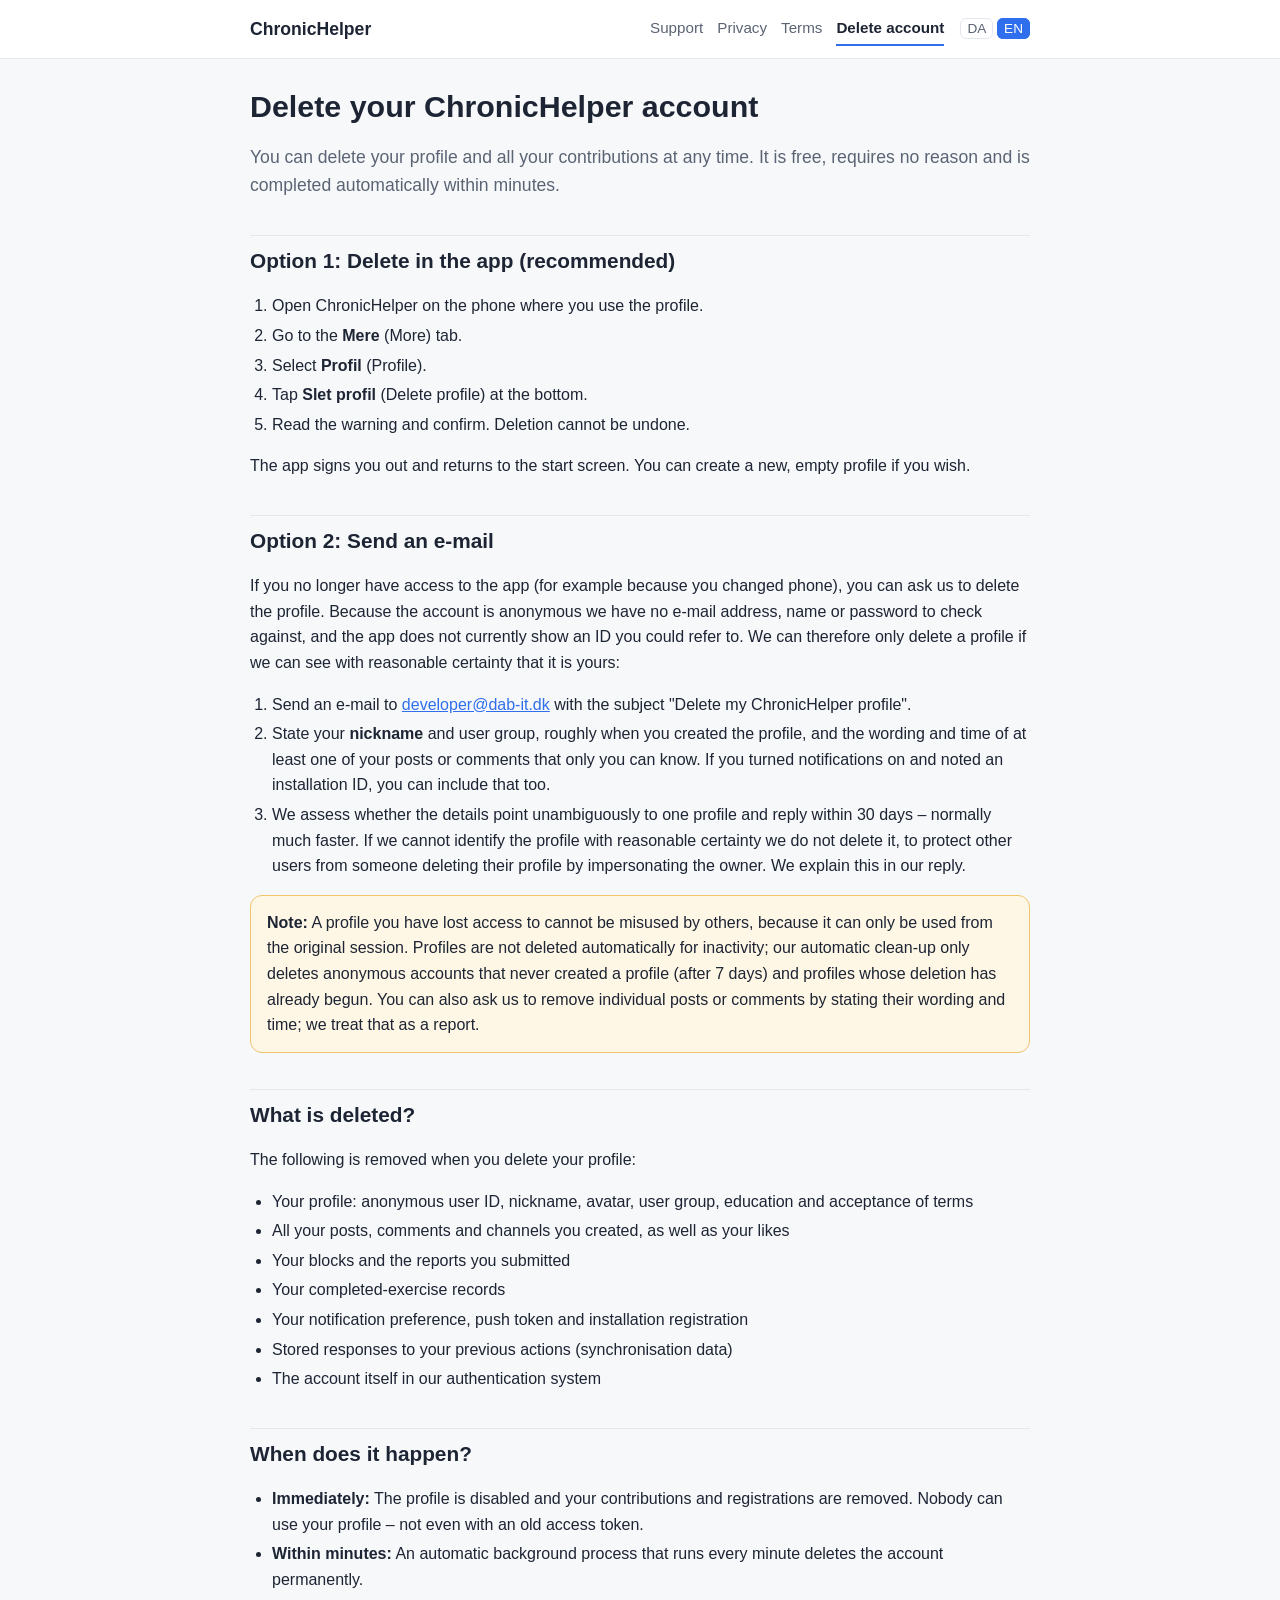
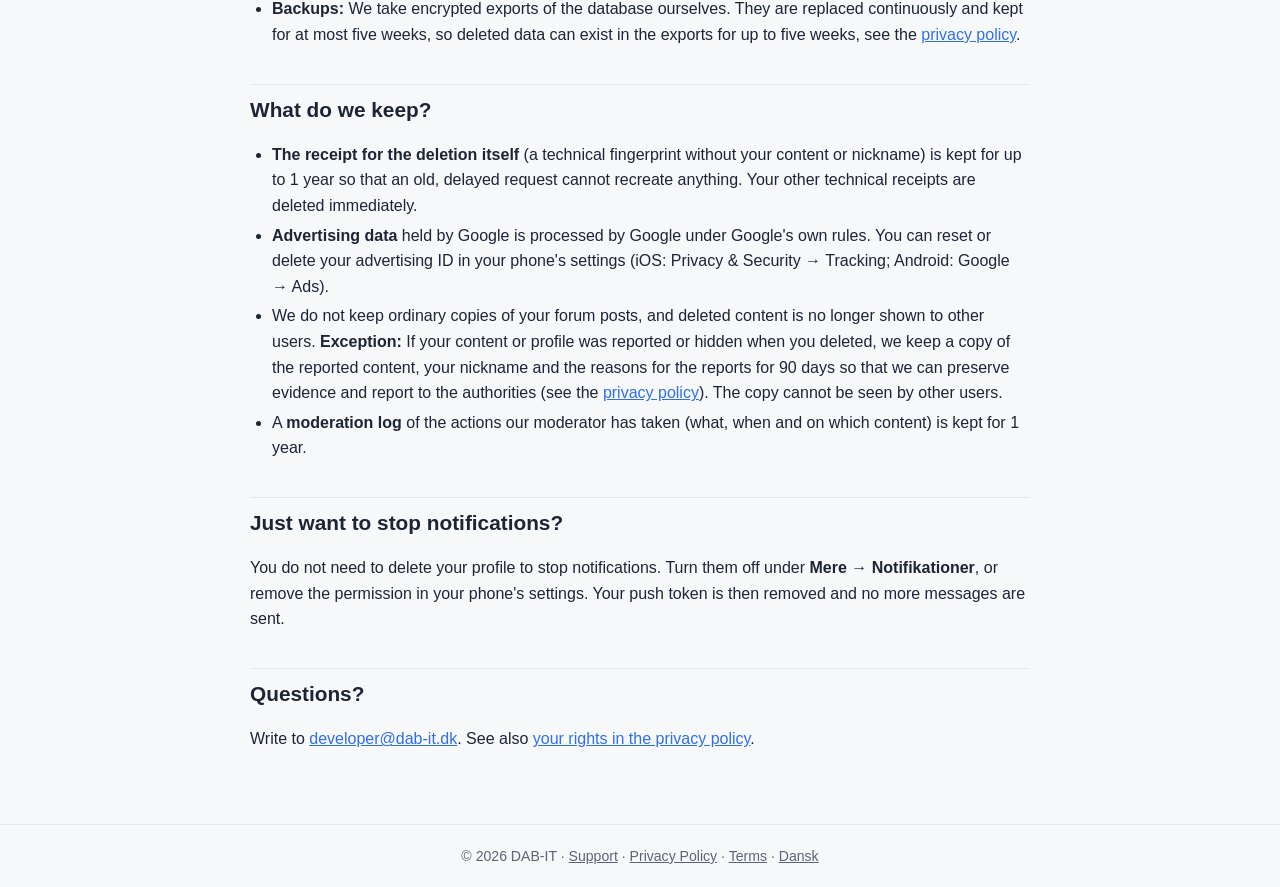
<file: en/delete-account.html>
<!DOCTYPE html>
<html lang="en">
<head>
<meta charset="utf-8">
<meta name="viewport" content="width=device-width, initial-scale=1">
<title>Delete account – ChronicHelper</title>
<meta name="description" content="How to delete your ChronicHelper profile and data – in the app or by e-mail.">
<link rel="stylesheet" href="../style.css">
<link rel="alternate" hreflang="da" href="https://dsb92.github.io/chronichelper-legal/delete-account.html">
<link rel="alternate" hreflang="en" href="https://dsb92.github.io/chronichelper-legal/en/delete-account.html">
</head>
<body>
<header><div class="bar">
<a class="brand" href="./">ChronicHelper</a>
<nav aria-label="Pages">
<a href="./">Support</a>
<a href="privacy.html">Privacy</a>
<a href="terms.html">Terms</a>
<a href="delete-account.html" aria-current="page">Delete account</a>
</nav>
<div class="lang" aria-label="Language"><a href="../delete-account.html" lang="da" hreflang="da">DA</a> <a href="delete-account.html" aria-current="true" lang="en">EN</a></div>
</div></header>

<main>
<h1>Delete your ChronicHelper account</h1>
<p class="lead">You can delete your profile and all your contributions at any time. It is free, requires no reason and is completed automatically within minutes.</p>

<h2 id="in-app">Option 1: Delete in the app (recommended)</h2>
<ol>
<li>Open ChronicHelper on the phone where you use the profile.</li>
<li>Go to the <strong>Mere</strong> (More) tab.</li>
<li>Select <strong>Profil</strong> (Profile).</li>
<li>Tap <strong>Slet profil</strong> (Delete profile) at the bottom.</li>
<li>Read the warning and confirm. Deletion cannot be undone.</li>
</ol>
<p>The app signs you out and returns to the start screen. You can create a new, empty profile if you wish.</p>

<h2 id="email">Option 2: Send an e-mail</h2>
<p>If you no longer have access to the app (for example because you changed phone), you can ask us to delete the profile. Because the account is anonymous we have no e-mail address, name or password to check against, and the app does not currently show an ID you could refer to. We can therefore only delete a profile if we can see with reasonable certainty that it is yours:</p>
<ol>
<li>Send an e-mail to <a href="mailto:developer@dab-it.dk?subject=Delete%20my%20ChronicHelper%20profile">developer@dab-it.dk</a> with the subject "Delete my ChronicHelper profile".</li>
<li>State your <strong>nickname</strong> and user group, roughly when you created the profile, and the wording and time of at least one of your posts or comments that only you can know. If you turned notifications on and noted an installation ID, you can include that too.</li>
<li>We assess whether the details point unambiguously to one profile and reply within 30 days – normally much faster. If we cannot identify the profile with reasonable certainty we do not delete it, to protect other users from someone deleting their profile by impersonating the owner. We explain this in our reply.</li>
</ol>
<div class="notice"><strong>Note:</strong> A profile you have lost access to cannot be misused by others, because it can only be used from the original session. Profiles are not deleted automatically for inactivity; our automatic clean-up only deletes anonymous accounts that never created a profile (after 7 days) and profiles whose deletion has already begun. You can also ask us to remove individual posts or comments by stating their wording and time; we treat that as a report.</div>

<h2 id="what">What is deleted?</h2>
<p>The following is removed when you delete your profile:</p>
<ul>
<li>Your profile: anonymous user ID, nickname, avatar, user group, education and acceptance of terms</li>
<li>All your posts, comments and channels you created, as well as your likes</li>
<li>Your blocks and the reports you submitted</li>
<li>Your completed-exercise records</li>
<li>Your notification preference, push token and installation registration</li>
<li>Stored responses to your previous actions (synchronisation data)</li>
<li>The account itself in our authentication system</li>
</ul>

<h2 id="timing">When does it happen?</h2>
<ul>
<li><strong>Immediately:</strong> The profile is disabled and your contributions and registrations are removed. Nobody can use your profile – not even with an old access token.</li>
<li><strong>Within minutes:</strong> An automatic background process that runs every minute deletes the account permanently.</li>
<li><strong>Backups:</strong> We take encrypted exports of the database ourselves. They are replaced continuously and kept for at most five weeks, so deleted data can exist in the exports for up to five weeks, see the <a href="privacy.html#retention">privacy policy</a>.</li>
</ul>

<h2 id="kept">What do we keep?</h2>
<ul>
<li><strong>The receipt for the deletion itself</strong> (a technical fingerprint without your content or nickname) is kept for up to 1 year so that an old, delayed request cannot recreate anything. Your other technical receipts are deleted immediately.</li>
<li><strong>Advertising data</strong> held by Google is processed by Google under Google's own rules. You can reset or delete your advertising ID in your phone's settings (iOS: Privacy &amp; Security → Tracking; Android: Google → Ads).</li>
<li>We do not keep ordinary copies of your forum posts, and deleted content is no longer shown to other users. <strong>Exception:</strong> If your content or profile was reported or hidden when you deleted, we keep a copy of the reported content, your nickname and the reasons for the reports for 90 days so that we can preserve evidence and report to the authorities (see the <a href="privacy.html#retention">privacy policy</a>). The copy cannot be seen by other users.</li>
<li>A <strong>moderation log</strong> of the actions our moderator has taken (what, when and on which content) is kept for 1 year.</li>
</ul>

<h2 id="notifications">Just want to stop notifications?</h2>
<p>You do not need to delete your profile to stop notifications. Turn them off under <strong>Mere → Notifikationer</strong>, or remove the permission in your phone's settings. Your push token is then removed and no more messages are sent.</p>

<h2 id="contact">Questions?</h2>
<p>Write to <a href="mailto:developer@dab-it.dk">developer@dab-it.dk</a>. See also <a href="privacy.html#rights">your rights in the privacy policy</a>.</p>
</main>

<footer>© 2026 DAB-IT · <a href="./">Support</a> · <a href="privacy.html">Privacy Policy</a> · <a href="terms.html">Terms</a> · <a href="../delete-account.html">Dansk</a></footer>
</body>
</html>
</file>
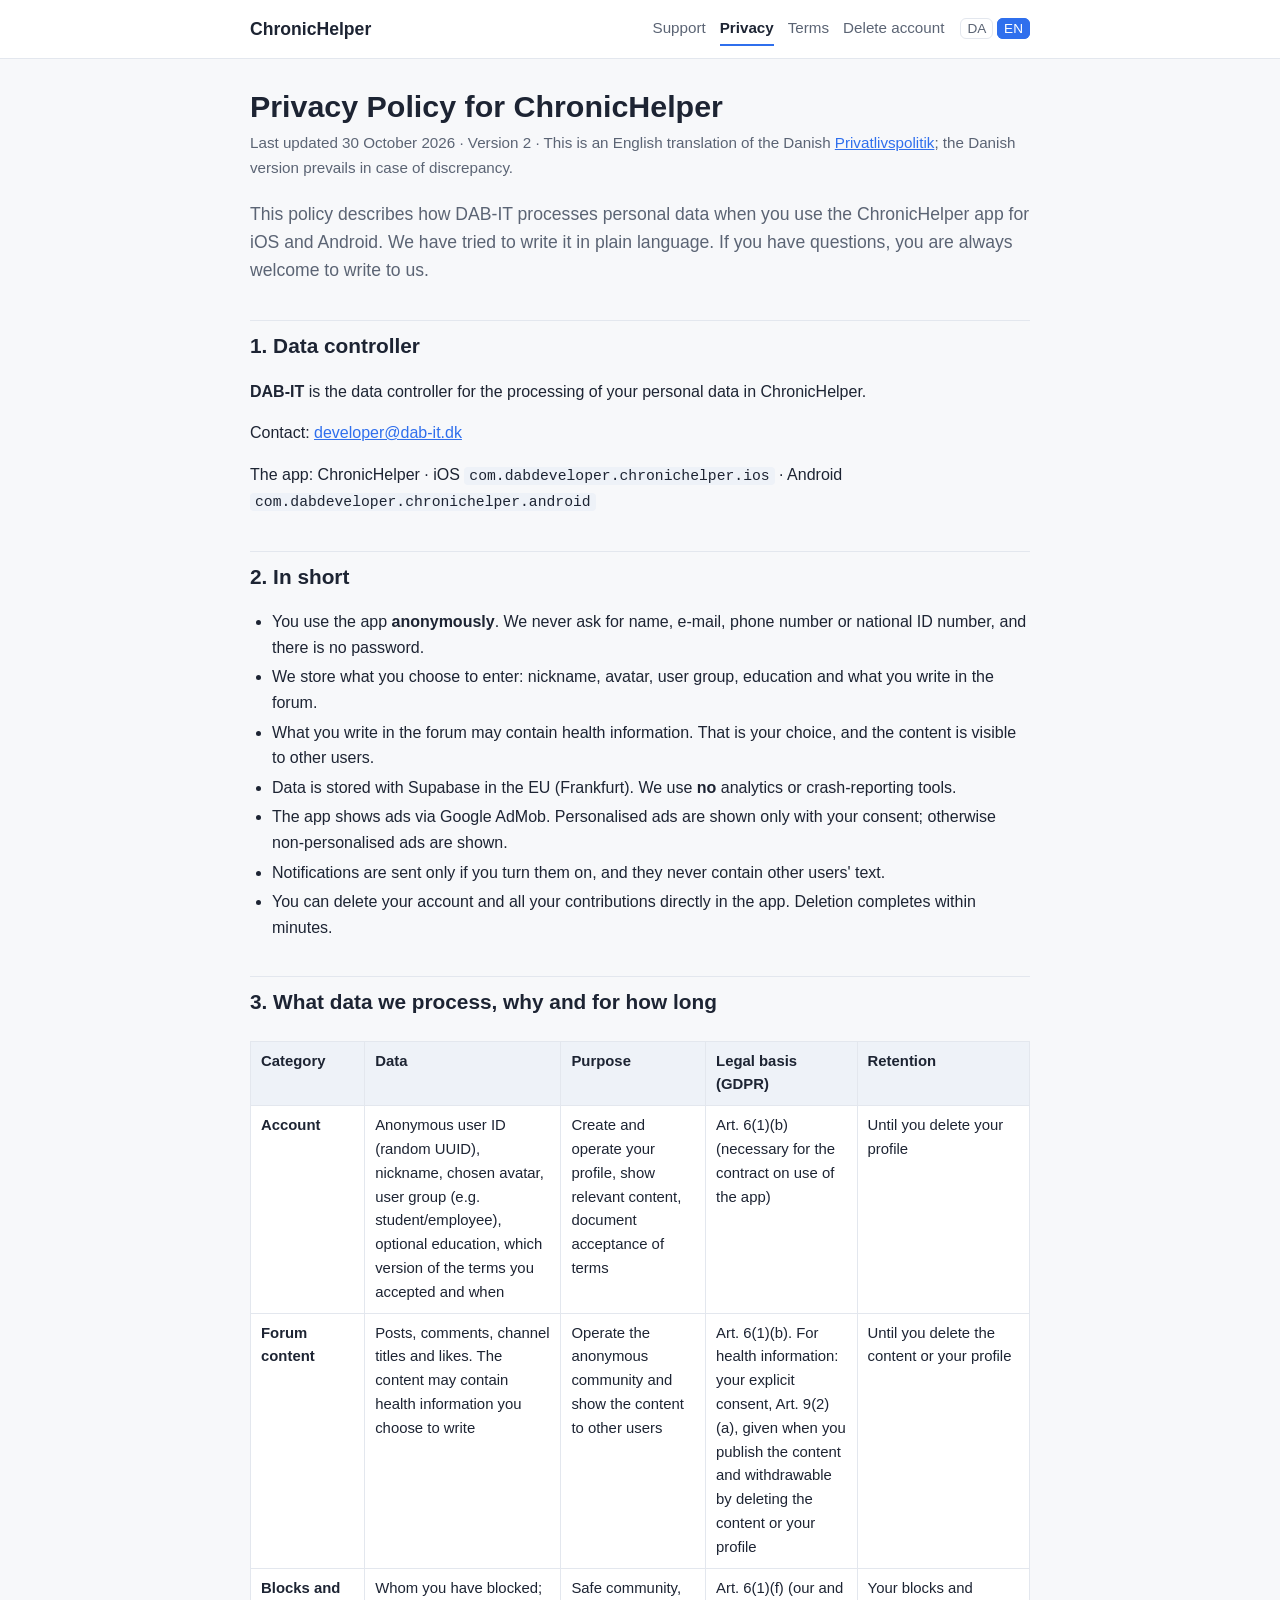
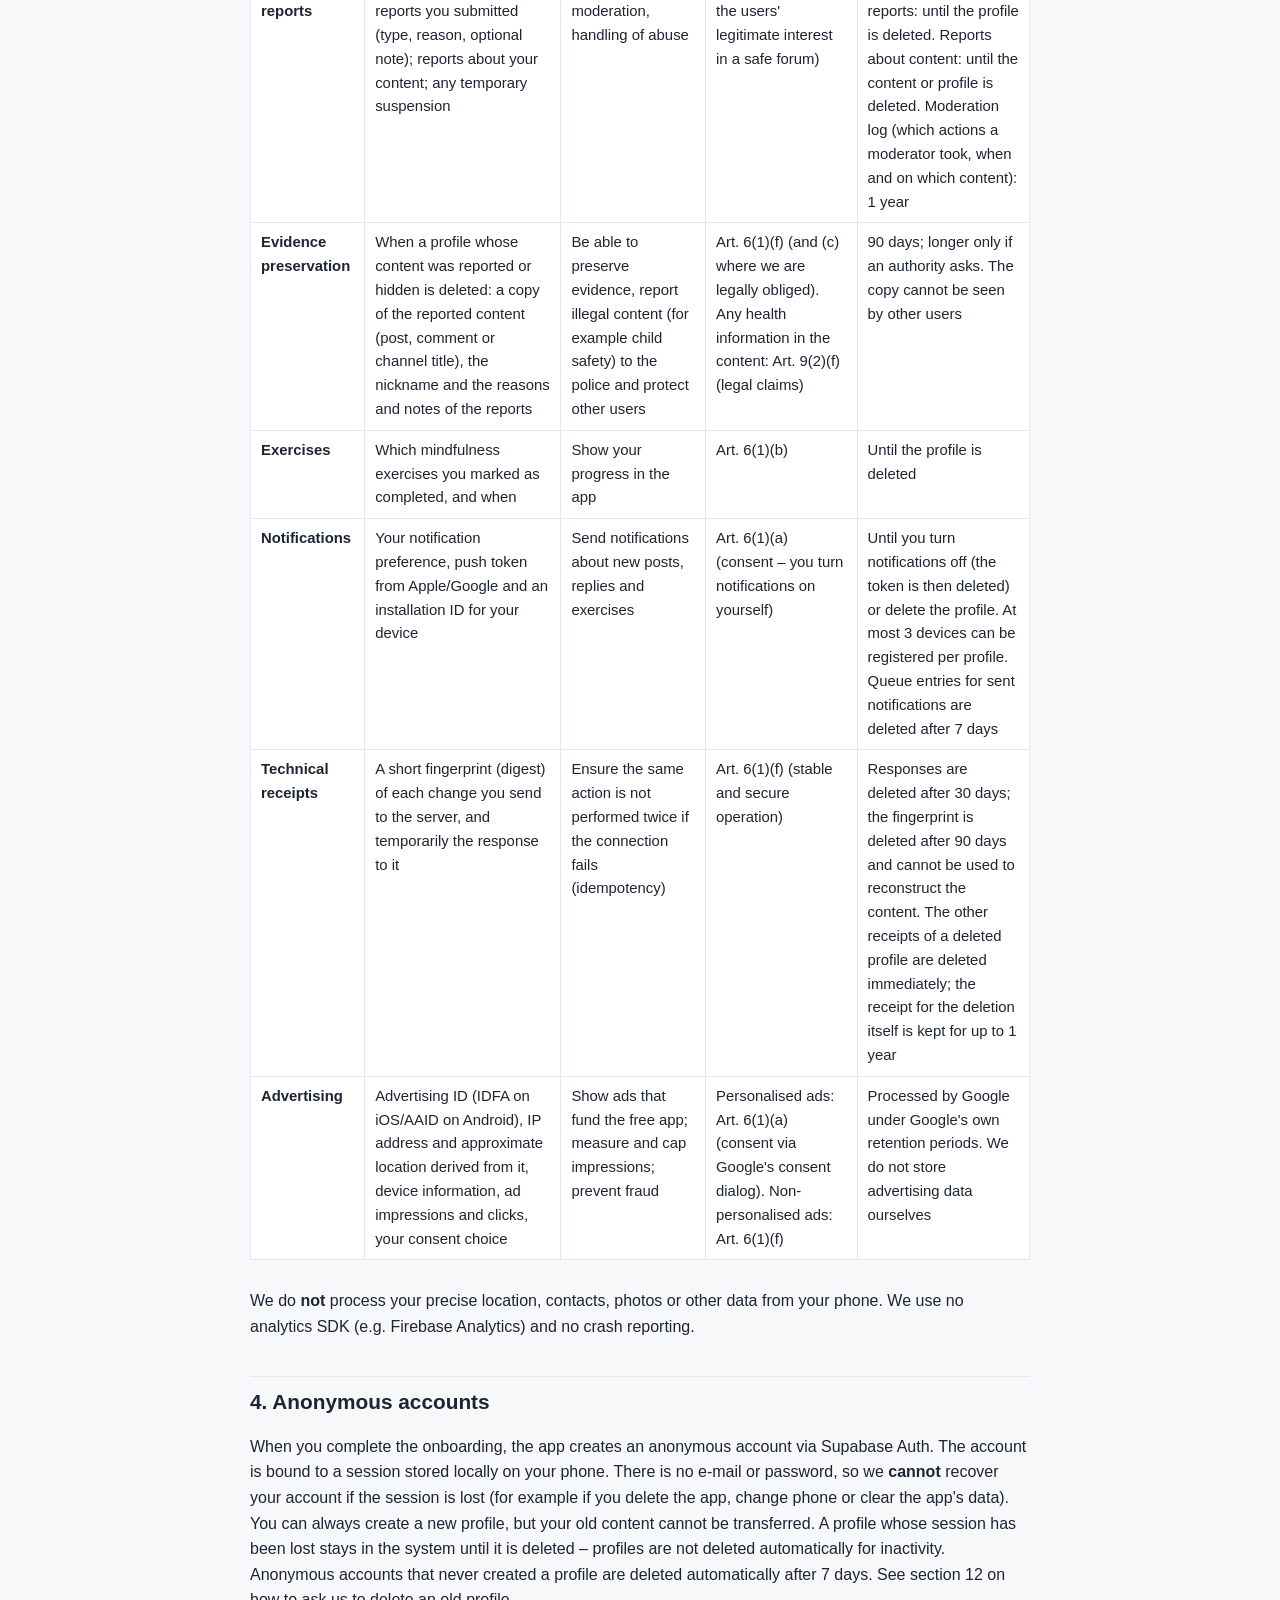
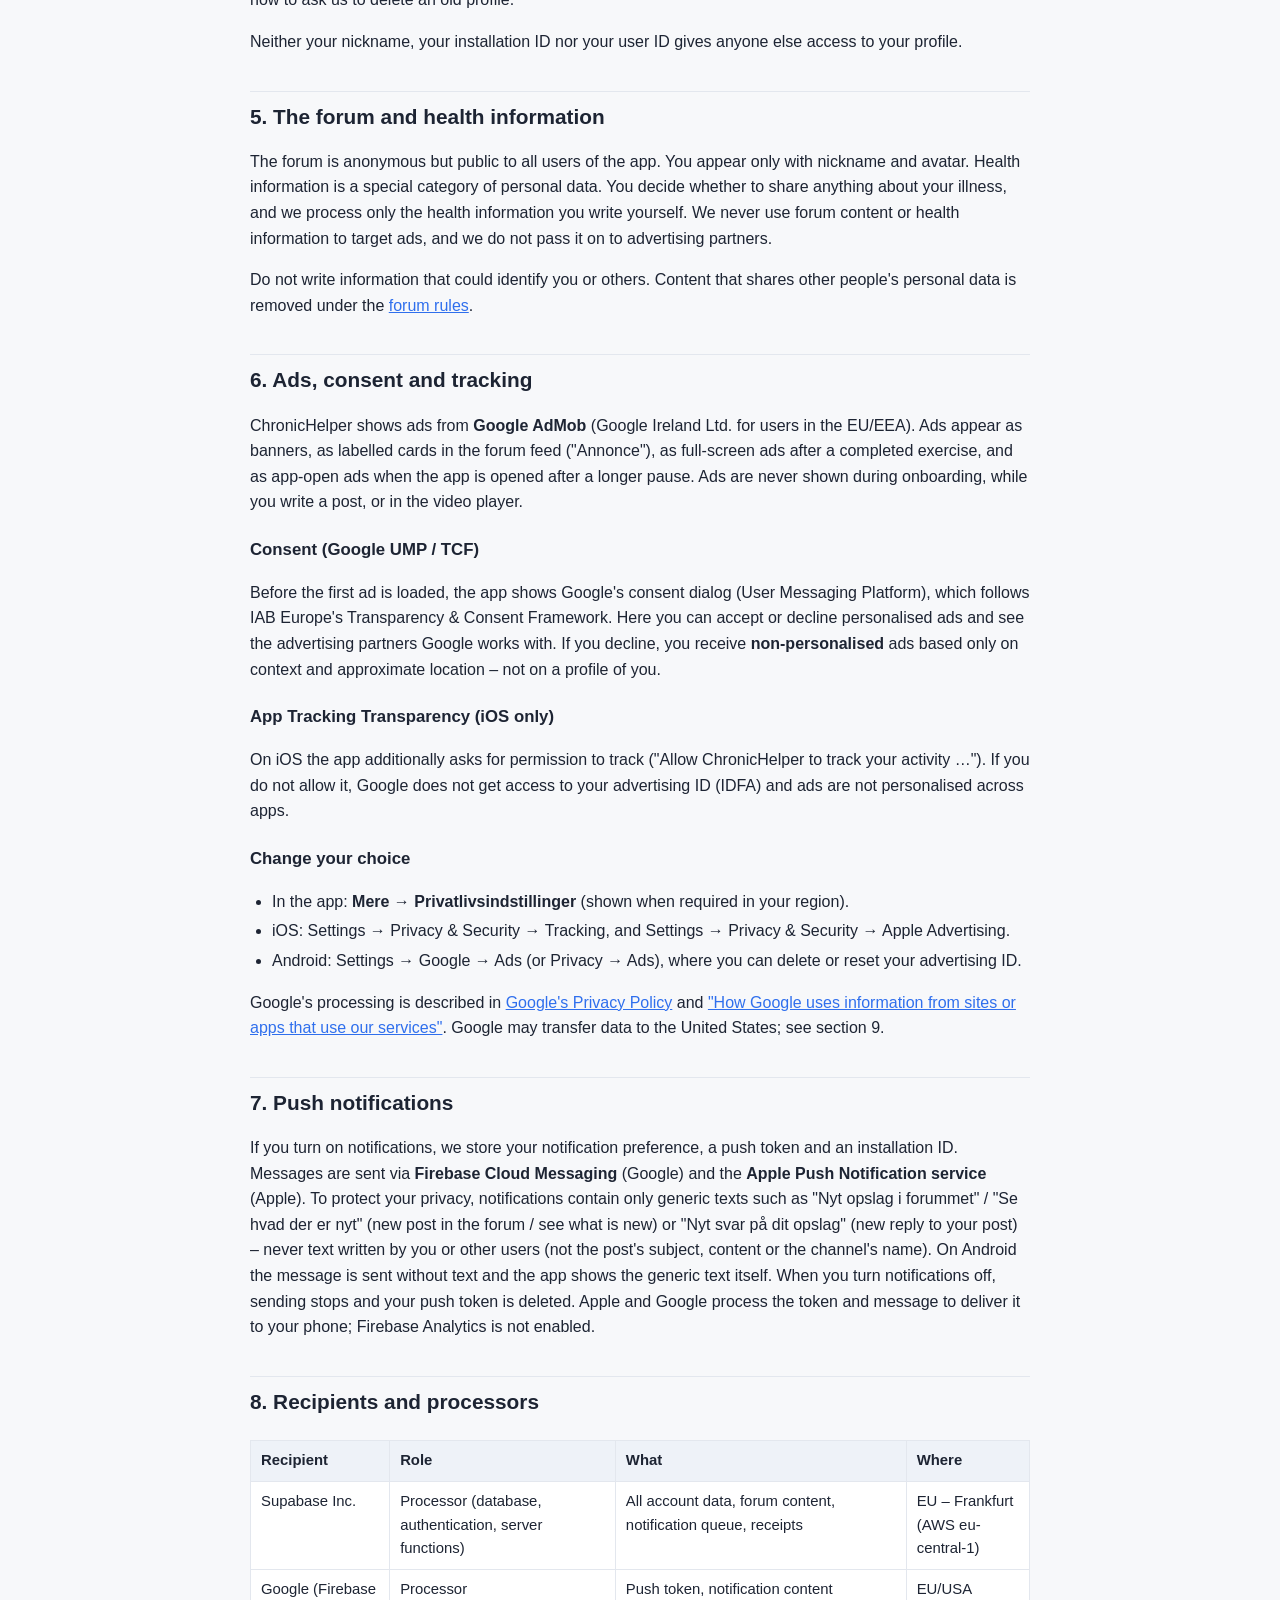
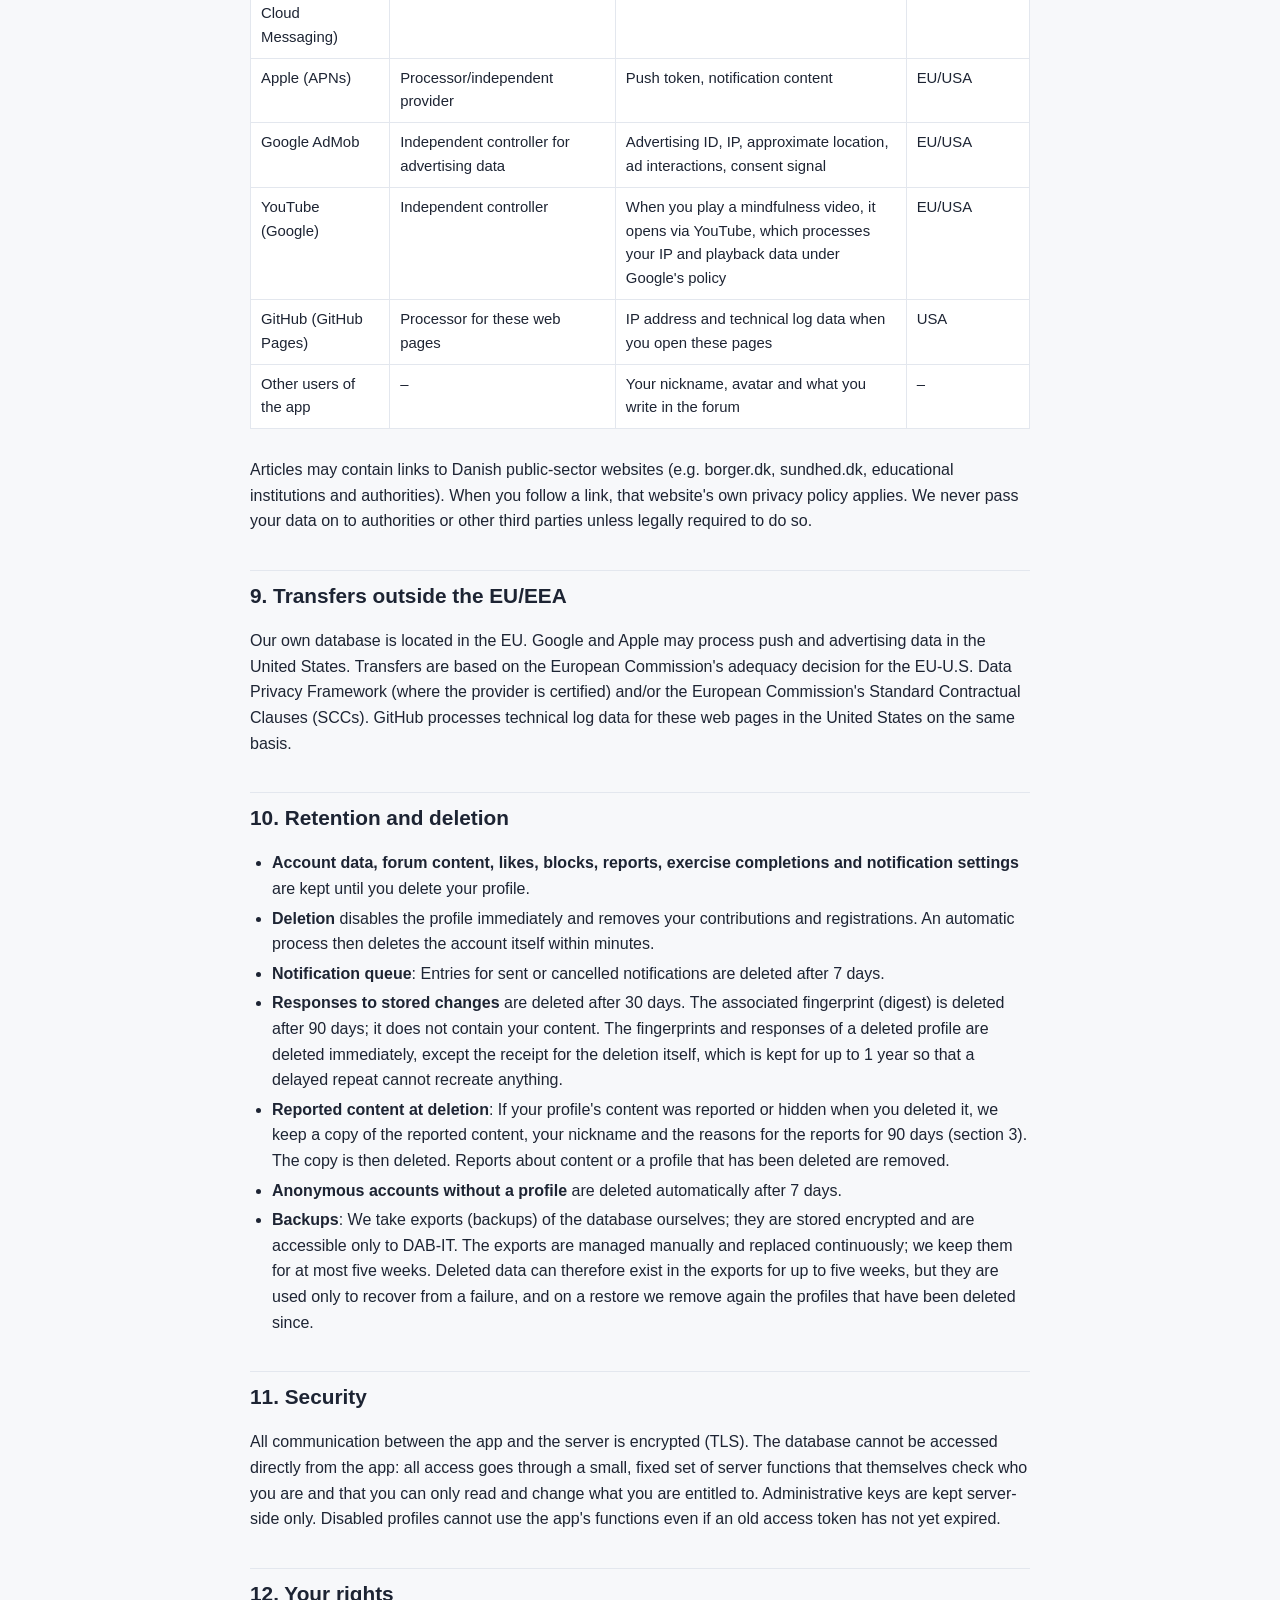
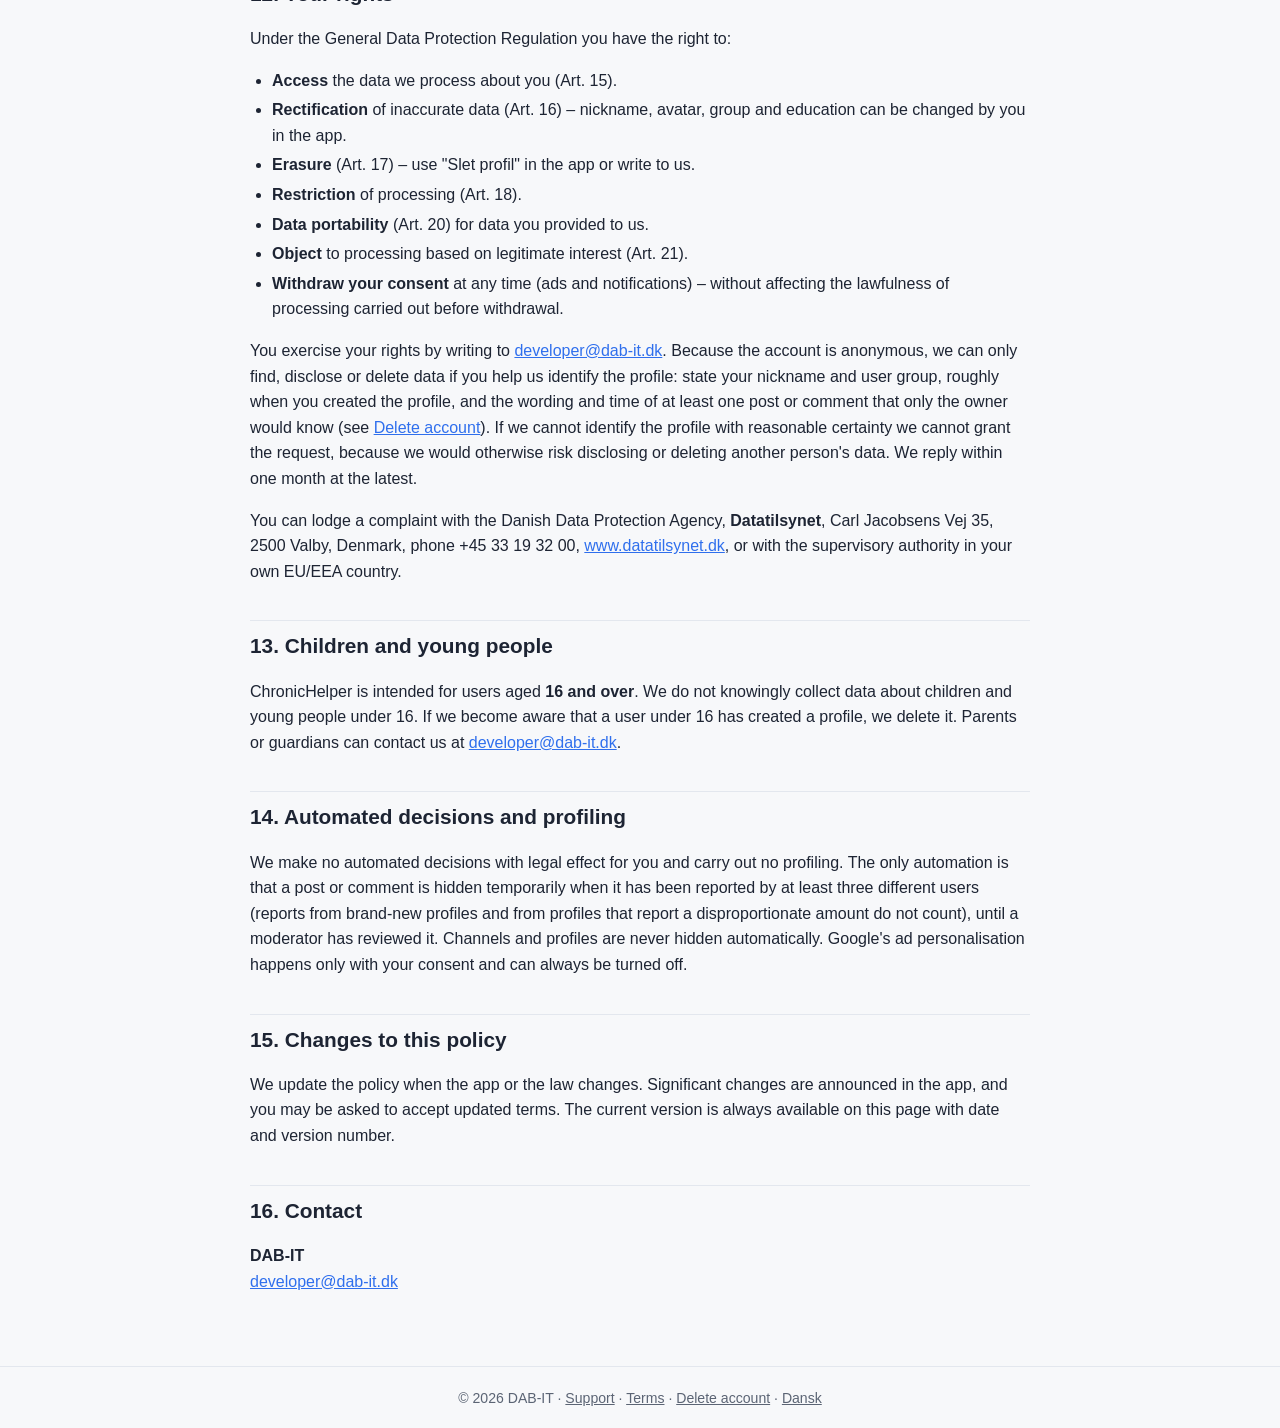
<file: en/privacy.html>
<!DOCTYPE html>
<html lang="en">
<head>
<meta charset="utf-8">
<meta name="viewport" content="width=device-width, initial-scale=1">
<title>Privacy Policy – ChronicHelper</title>
<meta name="description" content="Privacy policy for the ChronicHelper app: what data DAB-IT processes, why, for how long and what rights you have.">
<link rel="stylesheet" href="../style.css">
<link rel="alternate" hreflang="da" href="https://dsb92.github.io/chronichelper-legal/privacy.html">
<link rel="alternate" hreflang="en" href="https://dsb92.github.io/chronichelper-legal/en/privacy.html">
</head>
<body>
<header><div class="bar">
<a class="brand" href="./">ChronicHelper</a>
<nav aria-label="Pages">
<a href="./">Support</a>
<a href="privacy.html" aria-current="page">Privacy</a>
<a href="terms.html">Terms</a>
<a href="delete-account.html">Delete account</a>
</nav>
<div class="lang" aria-label="Language"><a href="../privacy.html" lang="da" hreflang="da">DA</a> <a href="privacy.html" aria-current="true" lang="en">EN</a></div>
</div></header>

<main>
<h1>Privacy Policy for ChronicHelper</h1>
<p class="meta">Last updated 30 October 2026 · Version 2 · This is an English translation of the Danish <a href="../privacy.html">Privatlivspolitik</a>; the Danish version prevails in case of discrepancy.</p>
<p class="lead">This policy describes how DAB-IT processes personal data when you use the ChronicHelper app for iOS and Android. We have tried to write it in plain language. If you have questions, you are always welcome to write to us.</p>

<h2 id="controller">1. Data controller</h2>
<p><strong>DAB-IT</strong> is the data controller for the processing of your personal data in ChronicHelper.</p>
<p>Contact: <a href="mailto:developer@dab-it.dk">developer@dab-it.dk</a></p>
<p>The app: ChronicHelper · iOS <code>com.dabdeveloper.chronichelper.ios</code> · Android <code>com.dabdeveloper.chronichelper.android</code></p>

<h2 id="summary">2. In short</h2>
<ul>
<li>You use the app <strong>anonymously</strong>. We never ask for name, e-mail, phone number or national ID number, and there is no password.</li>
<li>We store what you choose to enter: nickname, avatar, user group, education and what you write in the forum.</li>
<li>What you write in the forum may contain health information. That is your choice, and the content is visible to other users.</li>
<li>Data is stored with Supabase in the EU (Frankfurt). We use <strong>no</strong> analytics or crash-reporting tools.</li>
<li>The app shows ads via Google AdMob. Personalised ads are shown only with your consent; otherwise non-personalised ads are shown.</li>
<li>Notifications are sent only if you turn them on, and they never contain other users' text.</li>
<li>You can delete your account and all your contributions directly in the app. Deletion completes within minutes.</li>
</ul>

<h2 id="data">3. What data we process, why and for how long</h2>
<div class="table-wrap">
<table>
<thead><tr><th>Category</th><th>Data</th><th>Purpose</th><th>Legal basis (GDPR)</th><th>Retention</th></tr></thead>
<tbody>
<tr><td><strong>Account</strong></td><td>Anonymous user ID (random UUID), nickname, chosen avatar, user group (e.g. student/employee), optional education, which version of the terms you accepted and when</td><td>Create and operate your profile, show relevant content, document acceptance of terms</td><td>Art. 6(1)(b) (necessary for the contract on use of the app)</td><td>Until you delete your profile</td></tr>
<tr><td><strong>Forum content</strong></td><td>Posts, comments, channel titles and likes. The content may contain health information you choose to write</td><td>Operate the anonymous community and show the content to other users</td><td>Art. 6(1)(b). For health information: your explicit consent, Art. 9(2)(a), given when you publish the content and withdrawable by deleting the content or your profile</td><td>Until you delete the content or your profile</td></tr>
<tr><td><strong>Blocks and reports</strong></td><td>Whom you have blocked; reports you submitted (type, reason, optional note); reports about your content; any temporary suspension</td><td>Safe community, moderation, handling of abuse</td><td>Art. 6(1)(f) (our and the users' legitimate interest in a safe forum)</td><td>Your blocks and reports: until the profile is deleted. Reports about content: until the content or profile is deleted. Moderation log (which actions a moderator took, when and on which content): 1 year</td></tr>
<tr><td><strong>Evidence preservation</strong></td><td>When a profile whose content was reported or hidden is deleted: a copy of the reported content (post, comment or channel title), the nickname and the reasons and notes of the reports</td><td>Be able to preserve evidence, report illegal content (for example child safety) to the police and protect other users</td><td>Art. 6(1)(f) (and (c) where we are legally obliged). Any health information in the content: Art. 9(2)(f) (legal claims)</td><td>90 days; longer only if an authority asks. The copy cannot be seen by other users</td></tr>
<tr><td><strong>Exercises</strong></td><td>Which mindfulness exercises you marked as completed, and when</td><td>Show your progress in the app</td><td>Art. 6(1)(b)</td><td>Until the profile is deleted</td></tr>
<tr><td><strong>Notifications</strong></td><td>Your notification preference, push token from Apple/Google and an installation ID for your device</td><td>Send notifications about new posts, replies and exercises</td><td>Art. 6(1)(a) (consent – you turn notifications on yourself)</td><td>Until you turn notifications off (the token is then deleted) or delete the profile. At most 3 devices can be registered per profile. Queue entries for sent notifications are deleted after 7 days</td></tr>
<tr><td><strong>Technical receipts</strong></td><td>A short fingerprint (digest) of each change you send to the server, and temporarily the response to it</td><td>Ensure the same action is not performed twice if the connection fails (idempotency)</td><td>Art. 6(1)(f) (stable and secure operation)</td><td>Responses are deleted after 30 days; the fingerprint is deleted after 90 days and cannot be used to reconstruct the content. The other receipts of a deleted profile are deleted immediately; the receipt for the deletion itself is kept for up to 1 year</td></tr>
<tr><td><strong>Advertising</strong></td><td>Advertising ID (IDFA on iOS/AAID on Android), IP address and approximate location derived from it, device information, ad impressions and clicks, your consent choice</td><td>Show ads that fund the free app; measure and cap impressions; prevent fraud</td><td>Personalised ads: Art. 6(1)(a) (consent via Google's consent dialog). Non-personalised ads: Art. 6(1)(f)</td><td>Processed by Google under Google's own retention periods. We do not store advertising data ourselves</td></tr>
</tbody>
</table>
</div>
<p>We do <strong>not</strong> process your precise location, contacts, photos or other data from your phone. We use no analytics SDK (e.g. Firebase Analytics) and no crash reporting.</p>

<h2 id="anonymous">4. Anonymous accounts</h2>
<p>When you complete the onboarding, the app creates an anonymous account via Supabase Auth. The account is bound to a session stored locally on your phone. There is no e-mail or password, so we <strong>cannot</strong> recover your account if the session is lost (for example if you delete the app, change phone or clear the app's data). You can always create a new profile, but your old content cannot be transferred. A profile whose session has been lost stays in the system until it is deleted – profiles are not deleted automatically for inactivity. Anonymous accounts that never created a profile are deleted automatically after 7 days. See section 12 on how to ask us to delete an old profile.</p>
<p>Neither your nickname, your installation ID nor your user ID gives anyone else access to your profile.</p>

<h2 id="forum">5. The forum and health information</h2>
<p>The forum is anonymous but public to all users of the app. You appear only with nickname and avatar. Health information is a special category of personal data. You decide whether to share anything about your illness, and we process only the health information you write yourself. We never use forum content or health information to target ads, and we do not pass it on to advertising partners.</p>
<p>Do not write information that could identify you or others. Content that shares other people's personal data is removed under the <a href="terms.html#forum">forum rules</a>.</p>

<h2 id="ads">6. Ads, consent and tracking</h2>
<p>ChronicHelper shows ads from <strong>Google AdMob</strong> (Google Ireland Ltd. for users in the EU/EEA). Ads appear as banners, as labelled cards in the forum feed ("Annonce"), as full-screen ads after a completed exercise, and as app-open ads when the app is opened after a longer pause. Ads are never shown during onboarding, while you write a post, or in the video player.</p>
<h3>Consent (Google UMP / TCF)</h3>
<p>Before the first ad is loaded, the app shows Google's consent dialog (User Messaging Platform), which follows IAB Europe's Transparency &amp; Consent Framework. Here you can accept or decline personalised ads and see the advertising partners Google works with. If you decline, you receive <strong>non-personalised</strong> ads based only on context and approximate location – not on a profile of you.</p>
<h3>App Tracking Transparency (iOS only)</h3>
<p>On iOS the app additionally asks for permission to track ("Allow ChronicHelper to track your activity …"). If you do not allow it, Google does not get access to your advertising ID (IDFA) and ads are not personalised across apps.</p>
<h3>Change your choice</h3>
<ul>
<li>In the app: <strong>Mere → Privatlivsindstillinger</strong> (shown when required in your region).</li>
<li>iOS: Settings → Privacy &amp; Security → Tracking, and Settings → Privacy &amp; Security → Apple Advertising.</li>
<li>Android: Settings → Google → Ads (or Privacy → Ads), where you can delete or reset your advertising ID.</li>
</ul>
<p>Google's processing is described in <a href="https://policies.google.com/privacy" rel="noopener">Google's Privacy Policy</a> and <a href="https://policies.google.com/technologies/partner-sites" rel="noopener">"How Google uses information from sites or apps that use our services"</a>. Google may transfer data to the United States; see section 9.</p>

<h2 id="notifications">7. Push notifications</h2>
<p>If you turn on notifications, we store your notification preference, a push token and an installation ID. Messages are sent via <strong>Firebase Cloud Messaging</strong> (Google) and the <strong>Apple Push Notification service</strong> (Apple). To protect your privacy, notifications contain only generic texts such as "Nyt opslag i forummet" / "Se hvad der er nyt" (new post in the forum / see what is new) or "Nyt svar på dit opslag" (new reply to your post) – never text written by you or other users (not the post's subject, content or the channel's name). On Android the message is sent without text and the app shows the generic text itself. When you turn notifications off, sending stops and your push token is deleted. Apple and Google process the token and message to deliver it to your phone; Firebase Analytics is not enabled.</p>

<h2 id="recipients">8. Recipients and processors</h2>
<div class="table-wrap">
<table>
<thead><tr><th>Recipient</th><th>Role</th><th>What</th><th>Where</th></tr></thead>
<tbody>
<tr><td>Supabase Inc.</td><td>Processor (database, authentication, server functions)</td><td>All account data, forum content, notification queue, receipts</td><td>EU – Frankfurt (AWS eu-central-1)</td></tr>
<tr><td>Google (Firebase Cloud Messaging)</td><td>Processor</td><td>Push token, notification content</td><td>EU/USA</td></tr>
<tr><td>Apple (APNs)</td><td>Processor/independent provider</td><td>Push token, notification content</td><td>EU/USA</td></tr>
<tr><td>Google AdMob</td><td>Independent controller for advertising data</td><td>Advertising ID, IP, approximate location, ad interactions, consent signal</td><td>EU/USA</td></tr>
<tr><td>YouTube (Google)</td><td>Independent controller</td><td>When you play a mindfulness video, it opens via YouTube, which processes your IP and playback data under Google's policy</td><td>EU/USA</td></tr>
<tr><td>GitHub (GitHub Pages)</td><td>Processor for these web pages</td><td>IP address and technical log data when you open these pages</td><td>USA</td></tr>
<tr><td>Other users of the app</td><td>–</td><td>Your nickname, avatar and what you write in the forum</td><td>–</td></tr>
</tbody>
</table>
</div>
<p>Articles may contain links to Danish public-sector websites (e.g. borger.dk, sundhed.dk, educational institutions and authorities). When you follow a link, that website's own privacy policy applies. We never pass your data on to authorities or other third parties unless legally required to do so.</p>

<h2 id="transfers">9. Transfers outside the EU/EEA</h2>
<p>Our own database is located in the EU. Google and Apple may process push and advertising data in the United States. Transfers are based on the European Commission's adequacy decision for the EU-U.S. Data Privacy Framework (where the provider is certified) and/or the European Commission's Standard Contractual Clauses (SCCs). GitHub processes technical log data for these web pages in the United States on the same basis.</p>

<h2 id="retention">10. Retention and deletion</h2>
<ul>
<li><strong>Account data, forum content, likes, blocks, reports, exercise completions and notification settings</strong> are kept until you delete your profile.</li>
<li><strong>Deletion</strong> disables the profile immediately and removes your contributions and registrations. An automatic process then deletes the account itself within minutes.</li>
<li><strong>Notification queue</strong>: Entries for sent or cancelled notifications are deleted after 7 days.</li>
<li><strong>Responses to stored changes</strong> are deleted after 30 days. The associated fingerprint (digest) is deleted after 90 days; it does not contain your content. The fingerprints and responses of a deleted profile are deleted immediately, except the receipt for the deletion itself, which is kept for up to 1 year so that a delayed repeat cannot recreate anything.</li>
<li><strong>Reported content at deletion</strong>: If your profile's content was reported or hidden when you deleted it, we keep a copy of the reported content, your nickname and the reasons for the reports for 90 days (section 3). The copy is then deleted. Reports about content or a profile that has been deleted are removed.</li>
<li><strong>Anonymous accounts without a profile</strong> are deleted automatically after 7 days.</li>
<li><strong>Backups</strong>: We take exports (backups) of the database ourselves; they are stored encrypted and are accessible only to DAB-IT. The exports are managed manually and replaced continuously; we keep them for at most five weeks. Deleted data can therefore exist in the exports for up to five weeks, but they are used only to recover from a failure, and on a restore we remove again the profiles that have been deleted since.</li>
</ul>

<h2 id="security">11. Security</h2>
<p>All communication between the app and the server is encrypted (TLS). The database cannot be accessed directly from the app: all access goes through a small, fixed set of server functions that themselves check who you are and that you can only read and change what you are entitled to. Administrative keys are kept server-side only. Disabled profiles cannot use the app's functions even if an old access token has not yet expired.</p>

<h2 id="rights">12. Your rights</h2>
<p>Under the General Data Protection Regulation you have the right to:</p>
<ul>
<li><strong>Access</strong> the data we process about you (Art. 15).</li>
<li><strong>Rectification</strong> of inaccurate data (Art. 16) – nickname, avatar, group and education can be changed by you in the app.</li>
<li><strong>Erasure</strong> (Art. 17) – use "Slet profil" in the app or write to us.</li>
<li><strong>Restriction</strong> of processing (Art. 18).</li>
<li><strong>Data portability</strong> (Art. 20) for data you provided to us.</li>
<li><strong>Object</strong> to processing based on legitimate interest (Art. 21).</li>
<li><strong>Withdraw your consent</strong> at any time (ads and notifications) – without affecting the lawfulness of processing carried out before withdrawal.</li>
</ul>
<p>You exercise your rights by writing to <a href="mailto:developer@dab-it.dk">developer@dab-it.dk</a>. Because the account is anonymous, we can only find, disclose or delete data if you help us identify the profile: state your nickname and user group, roughly when you created the profile, and the wording and time of at least one post or comment that only the owner would know (see <a href="delete-account.html#email">Delete account</a>). If we cannot identify the profile with reasonable certainty we cannot grant the request, because we would otherwise risk disclosing or deleting another person's data. We reply within one month at the latest.</p>
<p>You can lodge a complaint with the Danish Data Protection Agency, <strong>Datatilsynet</strong>, Carl Jacobsens Vej 35, 2500 Valby, Denmark, phone +45 33 19 32 00, <a href="https://www.datatilsynet.dk" rel="noopener">www.datatilsynet.dk</a>, or with the supervisory authority in your own EU/EEA country.</p>

<h2 id="children">13. Children and young people</h2>
<p>ChronicHelper is intended for users aged <strong>16 and over</strong>. We do not knowingly collect data about children and young people under 16. If we become aware that a user under 16 has created a profile, we delete it. Parents or guardians can contact us at <a href="mailto:developer@dab-it.dk">developer@dab-it.dk</a>.</p>

<h2 id="automated">14. Automated decisions and profiling</h2>
<p>We make no automated decisions with legal effect for you and carry out no profiling. The only automation is that a post or comment is hidden temporarily when it has been reported by at least three different users (reports from brand-new profiles and from profiles that report a disproportionate amount do not count), until a moderator has reviewed it. Channels and profiles are never hidden automatically. Google's ad personalisation happens only with your consent and can always be turned off.</p>

<h2 id="changes">15. Changes to this policy</h2>
<p>We update the policy when the app or the law changes. Significant changes are announced in the app, and you may be asked to accept updated terms. The current version is always available on this page with date and version number.</p>

<h2 id="contact">16. Contact</h2>
<p><strong>DAB-IT</strong><br><a href="mailto:developer@dab-it.dk">developer@dab-it.dk</a></p>
</main>

<footer>© 2026 DAB-IT · <a href="./">Support</a> · <a href="terms.html">Terms</a> · <a href="delete-account.html">Delete account</a> · <a href="../privacy.html">Dansk</a></footer>
</body>
</html>
</file>
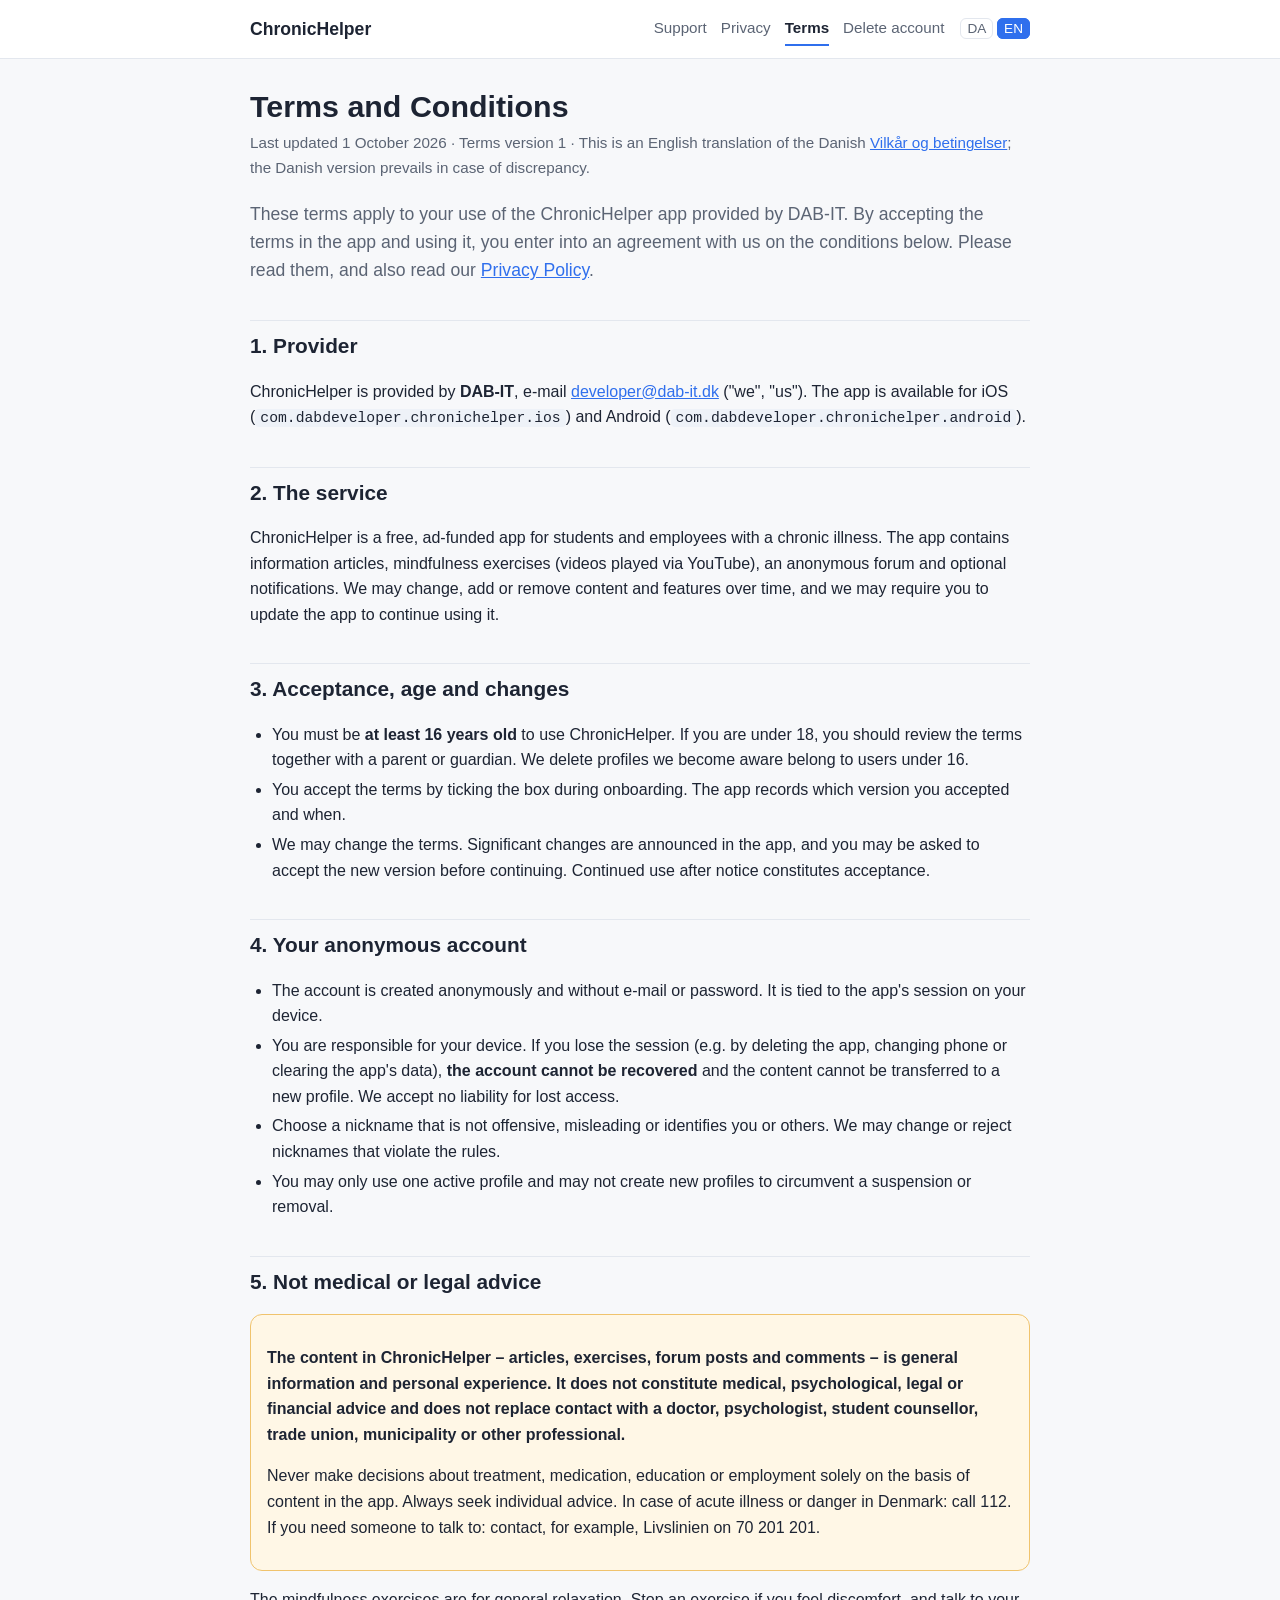
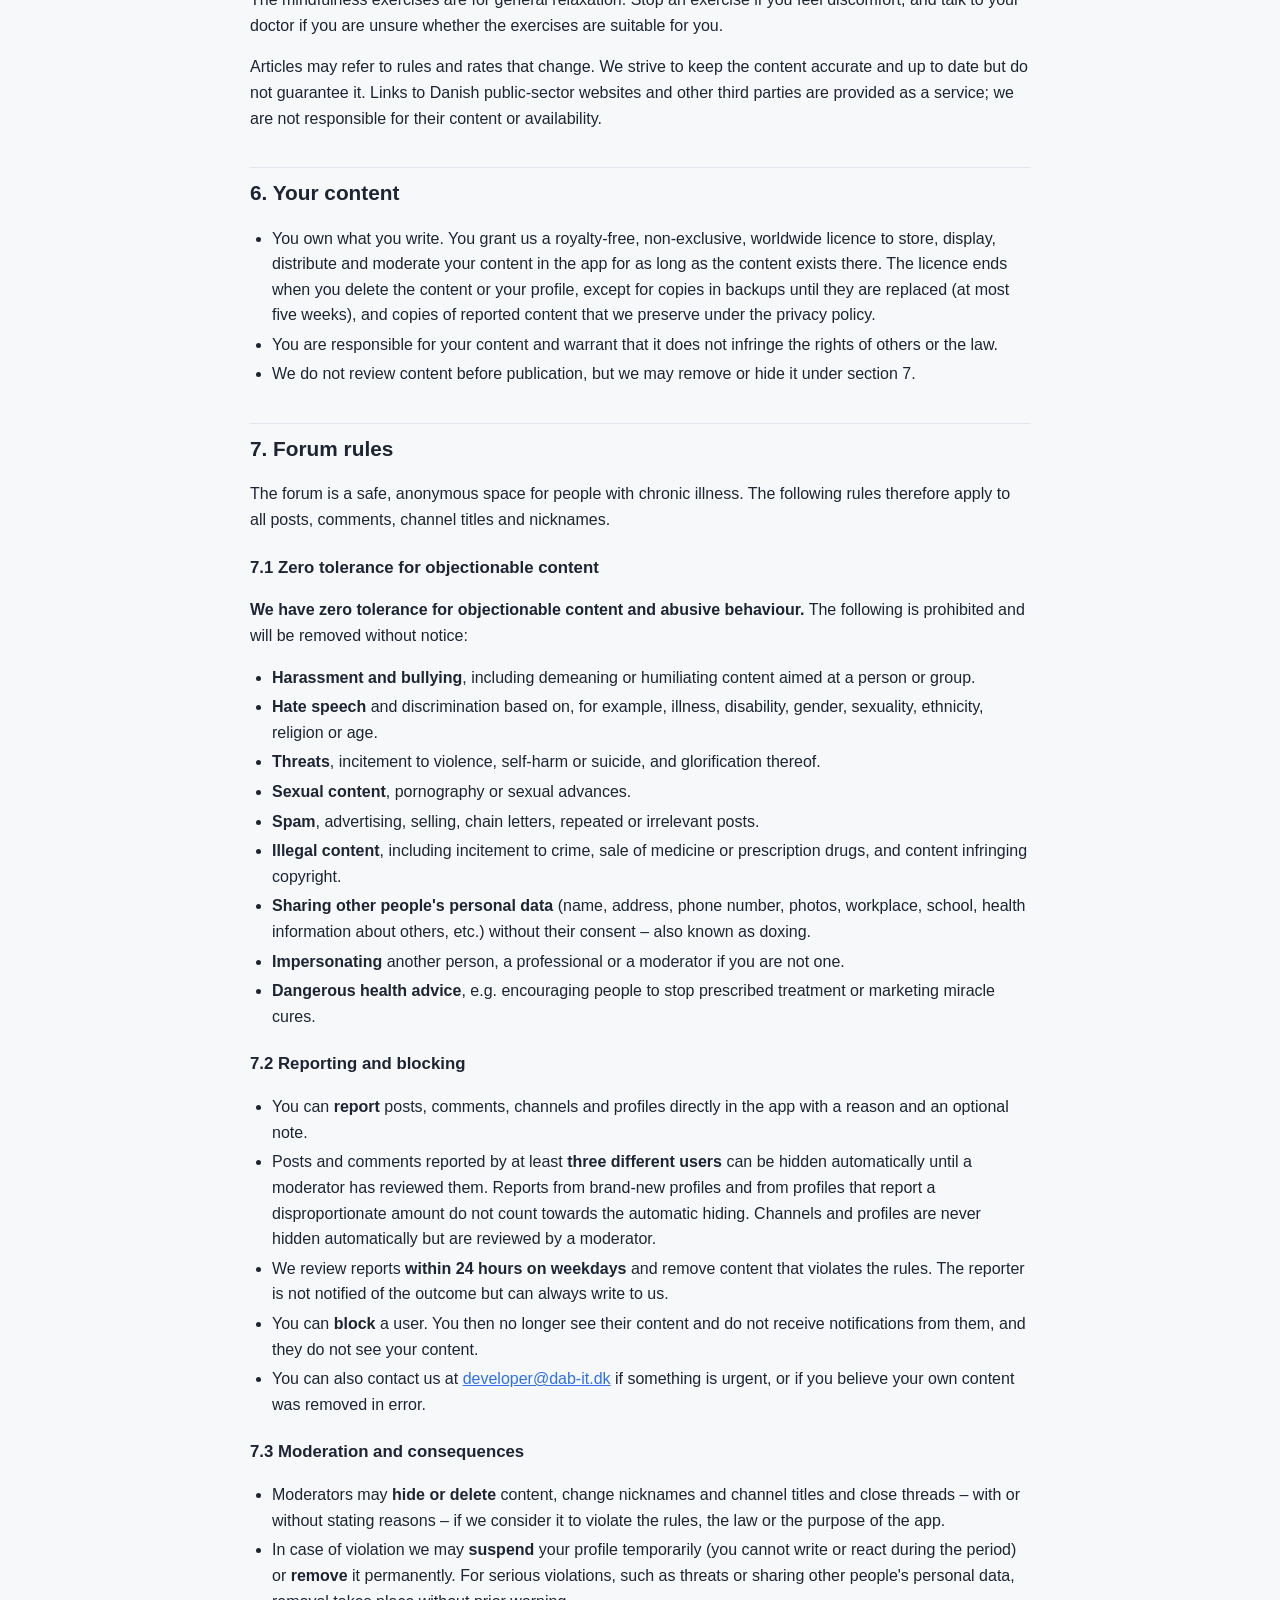
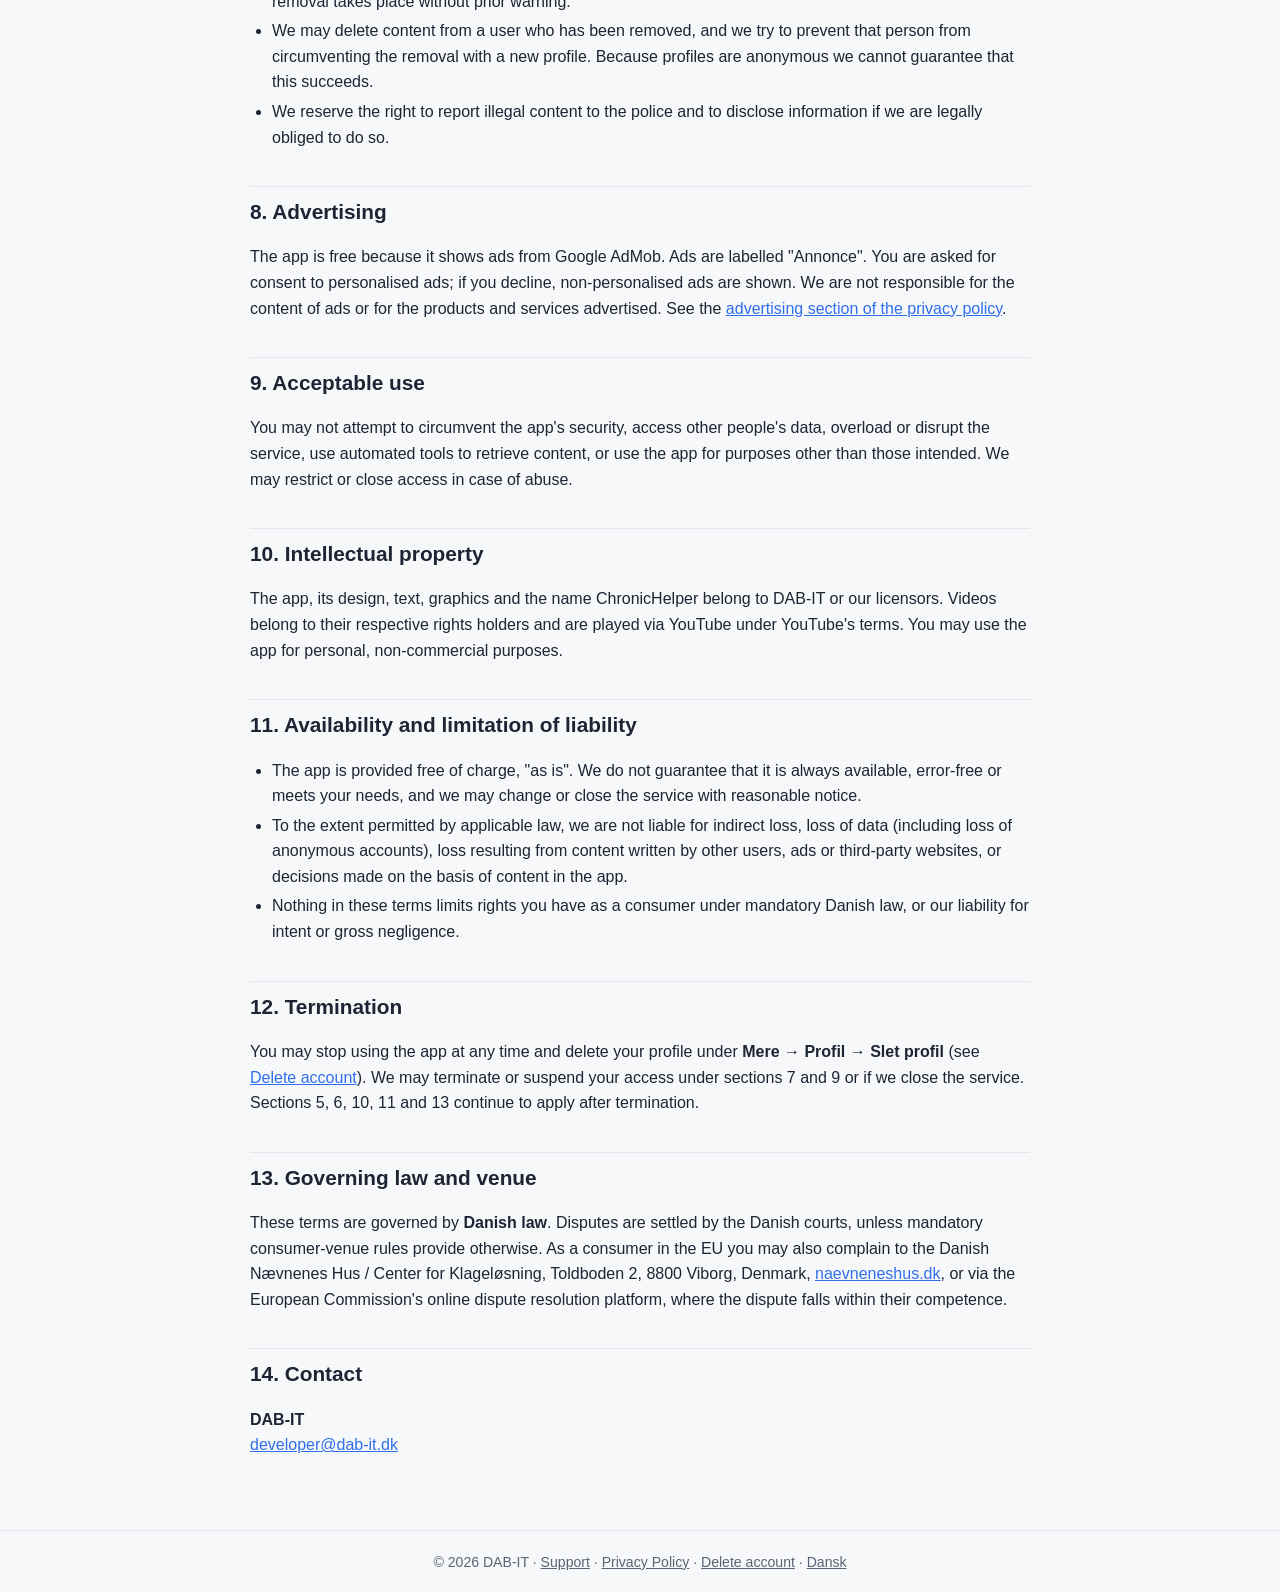
<file: en/terms.html>
<!DOCTYPE html>
<html lang="en">
<head>
<meta charset="utf-8">
<meta name="viewport" content="width=device-width, initial-scale=1">
<title>Terms and Conditions – ChronicHelper</title>
<meta name="description" content="Terms and conditions and forum rules for the ChronicHelper app.">
<link rel="stylesheet" href="../style.css">
<link rel="alternate" hreflang="da" href="https://dsb92.github.io/chronichelper-legal/terms.html">
<link rel="alternate" hreflang="en" href="https://dsb92.github.io/chronichelper-legal/en/terms.html">
</head>
<body>
<header><div class="bar">
<a class="brand" href="./">ChronicHelper</a>
<nav aria-label="Pages">
<a href="./">Support</a>
<a href="privacy.html">Privacy</a>
<a href="terms.html" aria-current="page">Terms</a>
<a href="delete-account.html">Delete account</a>
</nav>
<div class="lang" aria-label="Language"><a href="../terms.html" lang="da" hreflang="da">DA</a> <a href="terms.html" aria-current="true" lang="en">EN</a></div>
</div></header>

<main>
<h1>Terms and Conditions</h1>
<p class="meta">Last updated 1 October 2026 · Terms version 1 · This is an English translation of the Danish <a href="../terms.html">Vilkår og betingelser</a>; the Danish version prevails in case of discrepancy.</p>
<p class="lead">These terms apply to your use of the ChronicHelper app provided by DAB-IT. By accepting the terms in the app and using it, you enter into an agreement with us on the conditions below. Please read them, and also read our <a href="privacy.html">Privacy Policy</a>.</p>

<h2 id="provider">1. Provider</h2>
<p>ChronicHelper is provided by <strong>DAB-IT</strong>, e-mail <a href="mailto:developer@dab-it.dk">developer@dab-it.dk</a> ("we", "us"). The app is available for iOS (<code>com.dabdeveloper.chronichelper.ios</code>) and Android (<code>com.dabdeveloper.chronichelper.android</code>).</p>

<h2 id="service">2. The service</h2>
<p>ChronicHelper is a free, ad-funded app for students and employees with a chronic illness. The app contains information articles, mindfulness exercises (videos played via YouTube), an anonymous forum and optional notifications. We may change, add or remove content and features over time, and we may require you to update the app to continue using it.</p>

<h2 id="acceptance">3. Acceptance, age and changes</h2>
<ul>
<li>You must be <strong>at least 16 years old</strong> to use ChronicHelper. If you are under 18, you should review the terms together with a parent or guardian. We delete profiles we become aware belong to users under 16.</li>
<li>You accept the terms by ticking the box during onboarding. The app records which version you accepted and when.</li>
<li>We may change the terms. Significant changes are announced in the app, and you may be asked to accept the new version before continuing. Continued use after notice constitutes acceptance.</li>
</ul>

<h2 id="account">4. Your anonymous account</h2>
<ul>
<li>The account is created anonymously and without e-mail or password. It is tied to the app's session on your device.</li>
<li>You are responsible for your device. If you lose the session (e.g. by deleting the app, changing phone or clearing the app's data), <strong>the account cannot be recovered</strong> and the content cannot be transferred to a new profile. We accept no liability for lost access.</li>
<li>Choose a nickname that is not offensive, misleading or identifies you or others. We may change or reject nicknames that violate the rules.</li>
<li>You may only use one active profile and may not create new profiles to circumvent a suspension or removal.</li>
</ul>

<h2 id="disclaimer">5. Not medical or legal advice</h2>
<div class="notice">
<p><strong>The content in ChronicHelper – articles, exercises, forum posts and comments – is general information and personal experience. It does not constitute medical, psychological, legal or financial advice and does not replace contact with a doctor, psychologist, student counsellor, trade union, municipality or other professional.</strong></p>
<p>Never make decisions about treatment, medication, education or employment solely on the basis of content in the app. Always seek individual advice. In case of acute illness or danger in Denmark: call 112. If you need someone to talk to: contact, for example, Livslinien on 70 201 201.</p>
</div>
<p>The mindfulness exercises are for general relaxation. Stop an exercise if you feel discomfort, and talk to your doctor if you are unsure whether the exercises are suitable for you.</p>
<p>Articles may refer to rules and rates that change. We strive to keep the content accurate and up to date but do not guarantee it. Links to Danish public-sector websites and other third parties are provided as a service; we are not responsible for their content or availability.</p>

<h2 id="content">6. Your content</h2>
<ul>
<li>You own what you write. You grant us a royalty-free, non-exclusive, worldwide licence to store, display, distribute and moderate your content in the app for as long as the content exists there. The licence ends when you delete the content or your profile, except for copies in backups until they are replaced (at most five weeks), and copies of reported content that we preserve under the privacy policy.</li>
<li>You are responsible for your content and warrant that it does not infringe the rights of others or the law.</li>
<li>We do not review content before publication, but we may remove or hide it under section 7.</li>
</ul>

<h2 id="forum">7. Forum rules</h2>
<p>The forum is a safe, anonymous space for people with chronic illness. The following rules therefore apply to all posts, comments, channel titles and nicknames.</p>

<h3>7.1 Zero tolerance for objectionable content</h3>
<p><strong>We have zero tolerance for objectionable content and abusive behaviour.</strong> The following is prohibited and will be removed without notice:</p>
<ul>
<li><strong>Harassment and bullying</strong>, including demeaning or humiliating content aimed at a person or group.</li>
<li><strong>Hate speech</strong> and discrimination based on, for example, illness, disability, gender, sexuality, ethnicity, religion or age.</li>
<li><strong>Threats</strong>, incitement to violence, self-harm or suicide, and glorification thereof.</li>
<li><strong>Sexual content</strong>, pornography or sexual advances.</li>
<li><strong>Spam</strong>, advertising, selling, chain letters, repeated or irrelevant posts.</li>
<li><strong>Illegal content</strong>, including incitement to crime, sale of medicine or prescription drugs, and content infringing copyright.</li>
<li><strong>Sharing other people's personal data</strong> (name, address, phone number, photos, workplace, school, health information about others, etc.) without their consent – also known as doxing.</li>
<li><strong>Impersonating</strong> another person, a professional or a moderator if you are not one.</li>
<li><strong>Dangerous health advice</strong>, e.g. encouraging people to stop prescribed treatment or marketing miracle cures.</li>
</ul>

<h3>7.2 Reporting and blocking</h3>
<ul>
<li>You can <strong>report</strong> posts, comments, channels and profiles directly in the app with a reason and an optional note.</li>
<li>Posts and comments reported by at least <strong>three different users</strong> can be hidden automatically until a moderator has reviewed them. Reports from brand-new profiles and from profiles that report a disproportionate amount do not count towards the automatic hiding. Channels and profiles are never hidden automatically but are reviewed by a moderator.</li>
<li>We review reports <strong>within 24 hours on weekdays</strong> and remove content that violates the rules. The reporter is not notified of the outcome but can always write to us.</li>
<li>You can <strong>block</strong> a user. You then no longer see their content and do not receive notifications from them, and they do not see your content.</li>
<li>You can also contact us at <a href="mailto:developer@dab-it.dk">developer@dab-it.dk</a> if something is urgent, or if you believe your own content was removed in error.</li>
</ul>

<h3>7.3 Moderation and consequences</h3>
<ul>
<li>Moderators may <strong>hide or delete</strong> content, change nicknames and channel titles and close threads – with or without stating reasons – if we consider it to violate the rules, the law or the purpose of the app.</li>
<li>In case of violation we may <strong>suspend</strong> your profile temporarily (you cannot write or react during the period) or <strong>remove</strong> it permanently. For serious violations, such as threats or sharing other people's personal data, removal takes place without prior warning.</li>
<li>We may delete content from a user who has been removed, and we try to prevent that person from circumventing the removal with a new profile. Because profiles are anonymous we cannot guarantee that this succeeds.</li>
<li>We reserve the right to report illegal content to the police and to disclose information if we are legally obliged to do so.</li>
</ul>

<h2 id="ads">8. Advertising</h2>
<p>The app is free because it shows ads from Google AdMob. Ads are labelled "Annonce". You are asked for consent to personalised ads; if you decline, non-personalised ads are shown. We are not responsible for the content of ads or for the products and services advertised. See the <a href="privacy.html#ads">advertising section of the privacy policy</a>.</p>

<h2 id="use">9. Acceptable use</h2>
<p>You may not attempt to circumvent the app's security, access other people's data, overload or disrupt the service, use automated tools to retrieve content, or use the app for purposes other than those intended. We may restrict or close access in case of abuse.</p>

<h2 id="ip">10. Intellectual property</h2>
<p>The app, its design, text, graphics and the name ChronicHelper belong to DAB-IT or our licensors. Videos belong to their respective rights holders and are played via YouTube under YouTube's terms. You may use the app for personal, non-commercial purposes.</p>

<h2 id="liability">11. Availability and limitation of liability</h2>
<ul>
<li>The app is provided free of charge, "as is". We do not guarantee that it is always available, error-free or meets your needs, and we may change or close the service with reasonable notice.</li>
<li>To the extent permitted by applicable law, we are not liable for indirect loss, loss of data (including loss of anonymous accounts), loss resulting from content written by other users, ads or third-party websites, or decisions made on the basis of content in the app.</li>
<li>Nothing in these terms limits rights you have as a consumer under mandatory Danish law, or our liability for intent or gross negligence.</li>
</ul>

<h2 id="termination">12. Termination</h2>
<p>You may stop using the app at any time and delete your profile under <strong>Mere → Profil → Slet profil</strong> (see <a href="delete-account.html">Delete account</a>). We may terminate or suspend your access under sections 7 and 9 or if we close the service. Sections 5, 6, 10, 11 and 13 continue to apply after termination.</p>

<h2 id="law">13. Governing law and venue</h2>
<p>These terms are governed by <strong>Danish law</strong>. Disputes are settled by the Danish courts, unless mandatory consumer-venue rules provide otherwise. As a consumer in the EU you may also complain to the Danish Nævnenes Hus / Center for Klageløsning, Toldboden 2, 8800 Viborg, Denmark, <a href="https://www.naevneneshus.dk" rel="noopener">naevneneshus.dk</a>, or via the European Commission's online dispute resolution platform, where the dispute falls within their competence.</p>

<h2 id="contact">14. Contact</h2>
<p><strong>DAB-IT</strong><br><a href="mailto:developer@dab-it.dk">developer@dab-it.dk</a></p>
</main>

<footer>© 2026 DAB-IT · <a href="./">Support</a> · <a href="privacy.html">Privacy Policy</a> · <a href="delete-account.html">Delete account</a> · <a href="../terms.html">Dansk</a></footer>
</body>
</html>
</file>
<file: style.css>
:root{--bg:#f7f8fa;--card:#fff;--text:#1d2433;--muted:#5b6474;--accent:#2f6fed;--accent-dark:#1f4fb3;--border:#e3e7ee;--warn-bg:#fff7e6;--warn-border:#f0c36d}
*{box-sizing:border-box}
html{-webkit-text-size-adjust:100%}
body{margin:0;background:var(--bg);color:var(--text);font:16px/1.6 -apple-system,BlinkMacSystemFont,"Segoe UI",Roboto,Helvetica,Arial,sans-serif}
a{color:var(--accent)}
a:hover{color:var(--accent-dark)}
header{background:var(--card);border-bottom:1px solid var(--border)}
.bar{max-width:820px;margin:0 auto;padding:12px 20px;display:flex;flex-wrap:wrap;align-items:center;gap:8px 16px}
.brand{font-weight:700;font-size:1.1rem;color:var(--text);text-decoration:none;margin-right:auto}
nav a{text-decoration:none;color:var(--muted);font-size:.95rem;padding:4px 0}
nav a[aria-current]{color:var(--text);font-weight:600;border-bottom:2px solid var(--accent)}
nav{display:flex;flex-wrap:wrap;gap:0 14px}
.lang{font-size:.85rem;color:var(--muted)}
.lang a{text-decoration:none;padding:2px 6px;border:1px solid var(--border);border-radius:6px;color:var(--muted)}
.lang a[aria-current]{background:var(--accent);border-color:var(--accent);color:#fff}
main{max-width:820px;margin:0 auto;padding:28px 20px 56px}
h1{font-size:1.9rem;line-height:1.25;margin:0 0 6px}
h2{font-size:1.3rem;margin:36px 0 10px;padding-top:8px;border-top:1px solid var(--border)}
h3{font-size:1.05rem;margin:22px 0 6px}
.meta{color:var(--muted);margin:0 0 20px;font-size:.95rem}
.lead{font-size:1.1rem;color:var(--muted)}
.card{background:var(--card);border:1px solid var(--border);border-radius:12px;padding:16px 18px;margin:14px 0}
.notice{background:var(--warn-bg);border:1px solid var(--warn-border);border-radius:12px;padding:14px 16px;margin:16px 0}
.grid{display:grid;gap:14px;grid-template-columns:repeat(auto-fit,minmax(220px,1fr))}
.grid a.card{display:block;text-decoration:none;color:inherit}
.grid a.card strong{color:var(--accent);display:block;margin-bottom:4px}
table{width:100%;border-collapse:collapse;font-size:.93rem;margin:12px 0;background:var(--card)}
th,td{border:1px solid var(--border);padding:8px 10px;text-align:left;vertical-align:top}
th{background:#eef2f8}
.table-wrap{overflow-x:auto}
code{background:#eef2f8;padding:1px 5px;border-radius:4px;font-size:.92em}
ul,ol{padding-left:22px}
li{margin:4px 0}
details{background:var(--card);border:1px solid var(--border);border-radius:10px;padding:10px 14px;margin:10px 0}
summary{cursor:pointer;font-weight:600}
footer{border-top:1px solid var(--border);color:var(--muted);font-size:.88rem;text-align:center;padding:20px}
footer a{color:var(--muted)}
@media (max-width:560px){h1{font-size:1.55rem}.bar{padding:10px 16px}main{padding:22px 16px 48px}}
</file>
